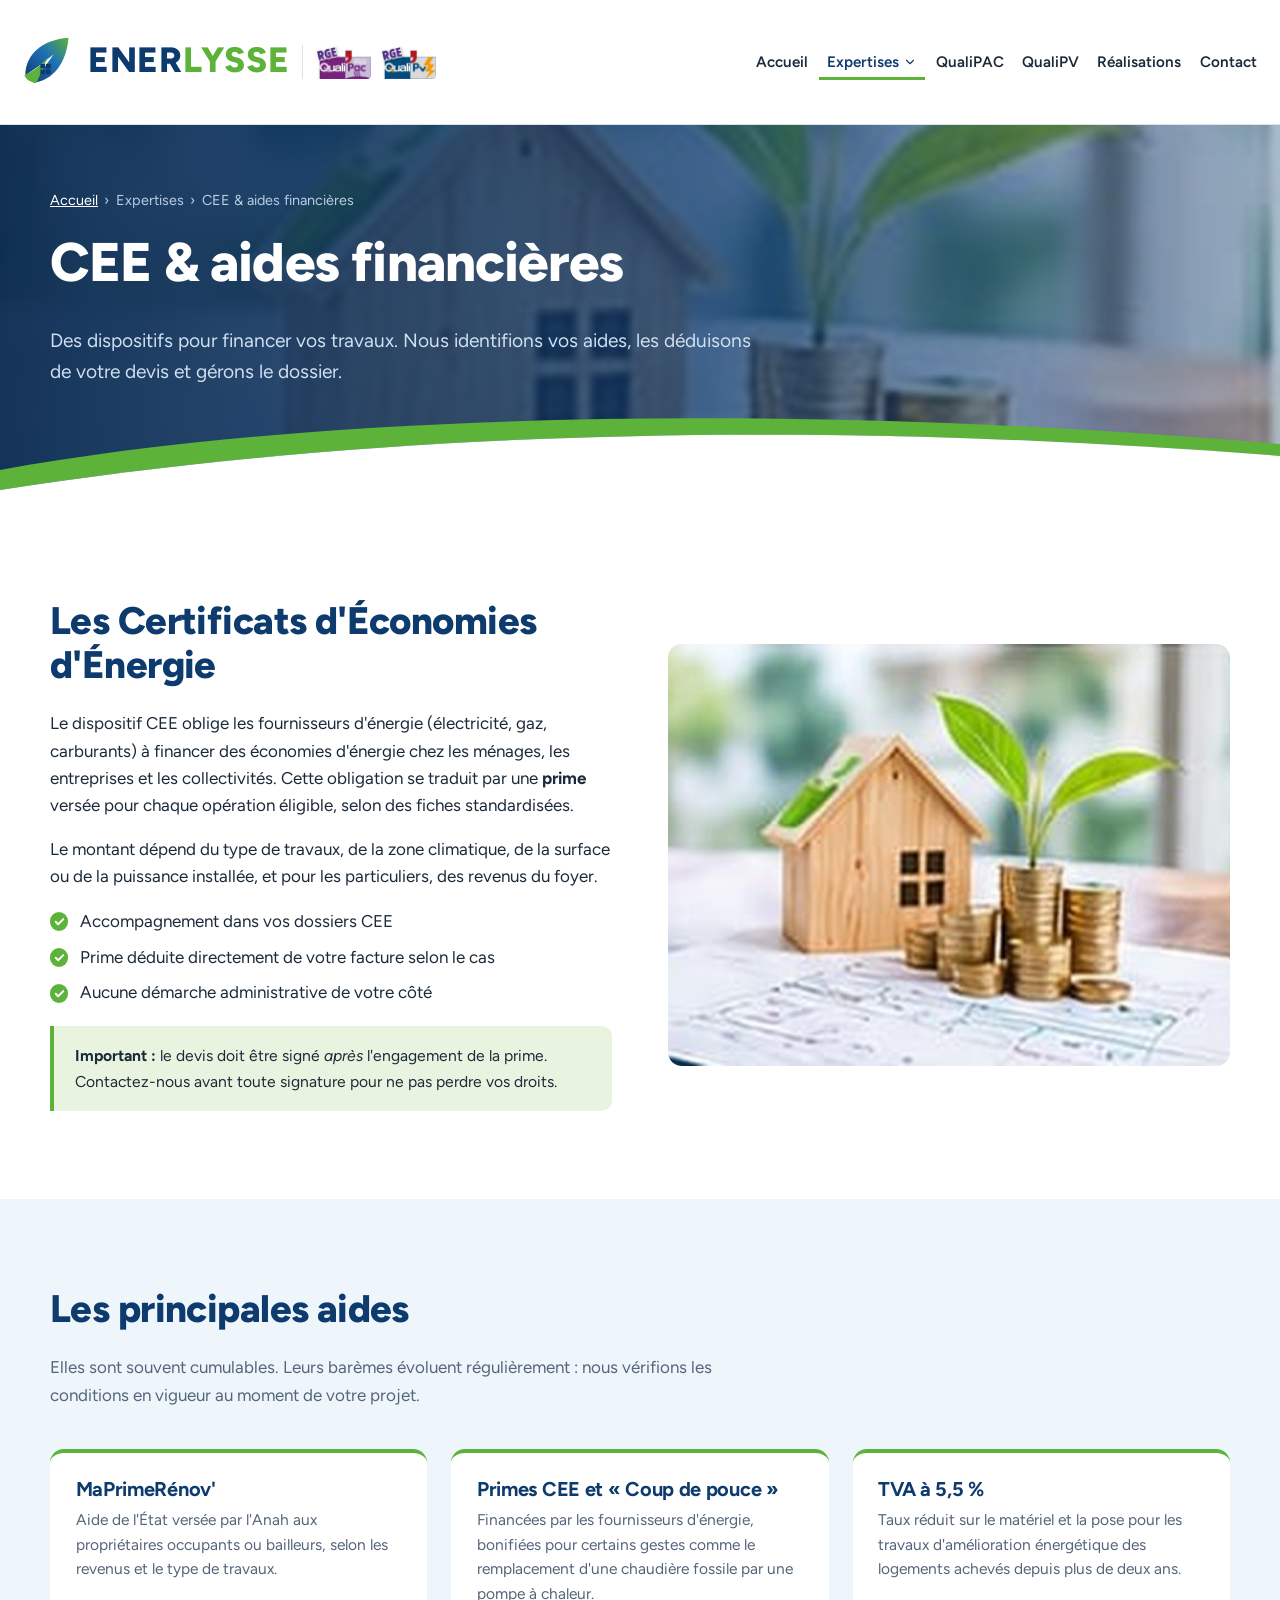
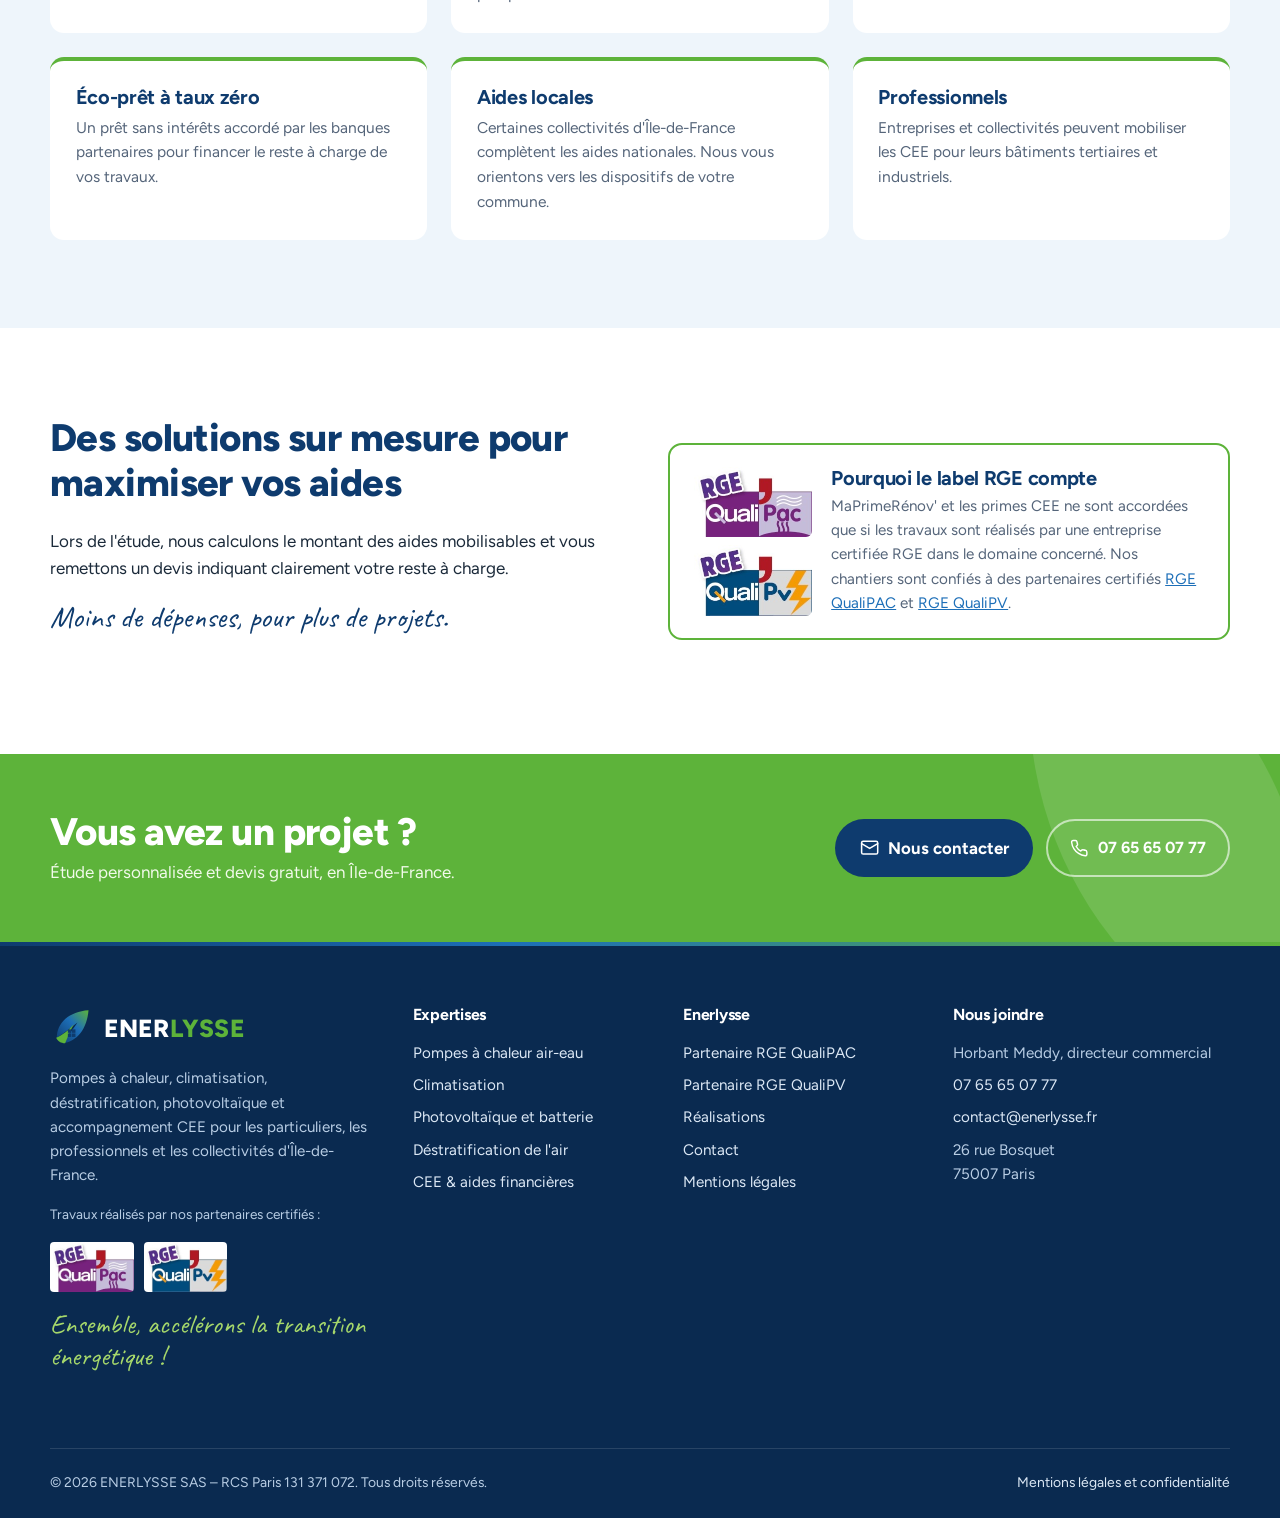
<file: cee-aides.html>
<!DOCTYPE html>
<html lang="fr">
<head>
<meta charset="utf-8">
<meta name="viewport" content="width=device-width, initial-scale=1">
<title>CEE, MaPrimeRénov' et aides à la rénovation énergétique | Enerlysse</title>
<meta name="description" content="Primes CEE, MaPrimeRénov', TVA réduite, éco-PTZ : Enerlysse identifie vos aides et monte vos dossiers pour vos travaux de pompe à chaleur, climatisation et déstratification.">
<meta property="og:title" content="CEE, MaPrimeRénov' et aides à la rénovation énergétique | Enerlysse">
<meta property="og:description" content="Primes CEE, MaPrimeRénov', TVA réduite, éco-PTZ : Enerlysse identifie vos aides et monte vos dossiers pour vos travaux de pompe à chaleur, climatisation et déstratification.">
<meta property="og:type" content="website">
<meta property="og:locale" content="fr_FR">
<meta name="theme-color" content="#0E3B6E">
<link rel="icon" href="assets/img/favicon.svg" type="image/svg+xml">
<link rel="preconnect" href="https://fonts.googleapis.com">
<link rel="preconnect" href="https://fonts.gstatic.com" crossorigin>
<link href="https://fonts.googleapis.com/css2?family=Caveat:wght@600&family=Figtree:wght@400;500;600;700;800&display=swap" rel="stylesheet">
<link rel="stylesheet" href="assets/css/style.css?v=2026100805">
</head>
<body>
<a class="skip-link" href="#contenu">Aller au contenu</a>
<header class="site-header">
  <div class="wrap header-inner">
    <a class="brand" href="index.html" aria-label="Enerlysse, retour à l'accueil">
      <img src="assets/img/logo.svg" alt="" width="44" height="44">
      <span><span class="brand-name">ENER<span>LYSSE</span></span><span class="brand-tag">Énergies d'aujourd'hui pour un avenir durable</span></span>
    </a>
    <div class="header-rge" aria-label="Nos partenaires installateurs certifiés RGE">
      <span class="header-rge-label">Partenaires<br>certifiés</span>
      <a href="qualipac.html" title="Partenaire certifié RGE QualiPAC"><img src="assets/img/rge-qualipac.jpg" alt="RGE QualiPAC" width="67" height="40"></a>
      <a href="qualipv.html" title="Partenaire certifié RGE QualiPV"><img src="assets/img/rge-qualipv.jpg" alt="RGE QualiPV" width="67" height="40"></a>
    </div>
    <nav class="main-nav" id="main-nav" aria-label="Navigation principale">
      <ul>
        <li><a href="index.html">Accueil</a></li><li class="has-sub is-current"><button type="button" aria-expanded="false" aria-controls="sub-expertises">Expertises <svg class="chev" viewBox="0 0 24 24" fill="none" stroke="currentColor" stroke-width="1.9" stroke-linecap="round" stroke-linejoin="round" aria-hidden="true"><path d="m6 9 6 6 6-6"/></svg></button><ul class="submenu" id="sub-expertises"><li><a href="pompes-a-chaleur.html">Pompes à chaleur<small>Chauffage et eau chaude</small></a></li><li><a href="climatisation.html">Climatisation<small>Réversible, murale, cassette, gainable</small></a></li><li><a href="photovoltaique.html">Photovoltaïque<small>Production, autoconsommation, batterie</small></a></li><li><a href="destratification.html">Déstratification de l'air<small>Grands volumes, entrepôts, gymnases</small></a></li><li><a href="cee-aides.html" aria-current="page">CEE & aides financières<small>MaPrimeRénov', primes CEE</small></a></li></ul></li><li><a href="qualipac.html">QualiPAC</a></li><li><a href="qualipv.html">QualiPV</a></li><li><a href="realisations.html">Réalisations</a></li><li><a href="contact.html">Contact</a></li>
      </ul>
      <div class="nav-mobile-cta"><a class="btn btn-green" href="tel:+33765650777"><svg viewBox="0 0 24 24" fill="none" stroke="currentColor" stroke-width="1.9" stroke-linecap="round" stroke-linejoin="round" aria-hidden="true"><path d="M22 16.9v3a2 2 0 0 1-2.2 2 19.8 19.8 0 0 1-8.6-3.1 19.5 19.5 0 0 1-6-6A19.8 19.8 0 0 1 2.1 4.2 2 2 0 0 1 4.1 2h3a2 2 0 0 1 2 1.7c.1.9.4 1.8.7 2.7a2 2 0 0 1-.5 2.1L8 9.8a16 16 0 0 0 6 6l1.3-1.3a2 2 0 0 1 2.1-.4c.9.3 1.8.6 2.7.7a2 2 0 0 1 1.7 2Z"/></svg> 07 65 65 07 77</a></div>
    </nav>
    <a class="header-phone" href="tel:+33765650777"><svg viewBox="0 0 24 24" fill="none" stroke="currentColor" stroke-width="1.9" stroke-linecap="round" stroke-linejoin="round" aria-hidden="true"><path d="M22 16.9v3a2 2 0 0 1-2.2 2 19.8 19.8 0 0 1-8.6-3.1 19.5 19.5 0 0 1-6-6A19.8 19.8 0 0 1 2.1 4.2 2 2 0 0 1 4.1 2h3a2 2 0 0 1 2 1.7c.1.9.4 1.8.7 2.7a2 2 0 0 1-.5 2.1L8 9.8a16 16 0 0 0 6 6l1.3-1.3a2 2 0 0 1 2.1-.4c.9.3 1.8.6 2.7.7a2 2 0 0 1 1.7 2Z"/></svg> 07 65 65 07 77</a>
    <button class="nav-toggle" type="button" aria-expanded="false" aria-controls="main-nav" aria-label="Ouvrir le menu"><svg viewBox="0 0 24 24" fill="none" stroke="currentColor" stroke-width="1.9" stroke-linecap="round" stroke-linejoin="round" aria-hidden="true"><path d="M4 6h16M4 12h16M4 18h16"/></svg></button>
  </div>
</header>
<main id="contenu">
<section class="page-hero has-img" style="background-image:url('https://images.unsplash.com/photo-1709080381729-965c62ab0471?auto=format&amp;fit=crop&amp;w=2000&amp;q=80'),url(assets/img/cee-maison.jpg)">
  <div class="wrap">
    <nav class="breadcrumb" aria-label="Fil d'Ariane"><a href="index.html">Accueil</a><span aria-hidden="true">›</span>Expertises<span aria-hidden="true">›</span>CEE & aides financières</nav>
    <h1>CEE & aides financières</h1>
    <p class="lead">Des dispositifs pour financer vos travaux. Nous identifions vos aides, les déduisons de votre devis et gérons le dossier.</p>
  </div>
  <svg class="hero-swoosh" viewBox="0 0 1440 120" preserveAspectRatio="none" aria-hidden="true">
    <path d="M0 78 C 360 20, 900 10, 1440 52 L1440 64 C 900 26, 420 40, 0 98 Z" fill="#5DB33A"/>
    <path d="M0 98 C 420 40, 900 26, 1440 64 L1440 120 L0 120 Z" fill="#fff"/>
  </svg>
</section>
<section class="section">
  <div class="wrap split">
    <div>
      <h2>Les Certificats d'Économies d'Énergie</h2>
      <p>Le dispositif CEE oblige les fournisseurs d'énergie (électricité, gaz, carburants) à financer des économies d'énergie chez les ménages, les entreprises et les collectivités. Cette obligation se traduit par une <strong>prime</strong> versée pour chaque opération éligible, selon des fiches standardisées.</p>
      <p>Le montant dépend du type de travaux, de la zone climatique, de la surface ou de la puissance installée, et pour les particuliers, des revenus du foyer.</p>
      <ul class="checks">
        <li>Accompagnement dans vos dossiers CEE</li>
        <li>Prime déduite directement de votre facture selon le cas</li>
        <li>Aucune démarche administrative de votre côté</li>
      </ul>
      <div class="note"><strong>Important :</strong> le devis doit être signé <em>après</em> l'engagement de la prime. Contactez-nous avant toute signature pour ne pas perdre vos droits.</div>
    </div>
    <div class="photo"><img src="https://images.unsplash.com/photo-1709080381729-965c62ab0471?auto=format&amp;fit=crop&amp;w=1200&amp;q=80" onerror="this.onerror=null;this.src='assets/img/cee-maison.jpg'" alt="Maquette de maison et pièces de monnaie symbolisant les économies" width="426" height="300"></div>
  </div>
</section>

<section class="section section-sky">
  <div class="wrap">
    <div class="section-head"><h2>Les principales aides</h2><p>Elles sont souvent cumulables. Leurs barèmes évoluent régulièrement : nous vérifions les conditions en vigueur au moment de votre projet.</p></div>
    <div class="aid-grid">
      <div class="aid"><h3>MaPrimeRénov'</h3><p>Aide de l'État versée par l'Anah aux propriétaires occupants ou bailleurs, selon les revenus et le type de travaux.</p></div>
      <div class="aid"><h3>Primes CEE et « Coup de pouce »</h3><p>Financées par les fournisseurs d'énergie, bonifiées pour certains gestes comme le remplacement d'une chaudière fossile par une pompe à chaleur.</p></div>
      <div class="aid"><h3>TVA à 5,5 %</h3><p>Taux réduit sur le matériel et la pose pour les travaux d'amélioration énergétique des logements achevés depuis plus de deux ans.</p></div>
      <div class="aid"><h3>Éco-prêt à taux zéro</h3><p>Un prêt sans intérêts accordé par les banques partenaires pour financer le reste à charge de vos travaux.</p></div>
      <div class="aid"><h3>Aides locales</h3><p>Certaines collectivités d'Île-de-France complètent les aides nationales. Nous vous orientons vers les dispositifs de votre commune.</p></div>
      <div class="aid"><h3>Professionnels</h3><p>Entreprises et collectivités peuvent mobiliser les CEE pour leurs bâtiments tertiaires et industriels.</p></div>
    </div>
  </div>
</section>

<section class="section">
  <div class="wrap split reverse">
    <div class="cert-card"><div class="cert-logos"><a href="qualipac.html"><img src="assets/img/rge-qualipac.jpg" alt="RGE QualiPAC" width="118" height="70"></a><a href="qualipv.html"><img src="assets/img/rge-qualipv.jpg" alt="RGE QualiPV" width="118" height="70"></a></div><div><h3>Pourquoi le label RGE compte</h3><p>MaPrimeRénov' et les primes CEE ne sont accordées que si les travaux sont réalisés par une entreprise certifiée RGE dans le domaine concerné. Nos chantiers sont confiés à des partenaires certifiés <a href="qualipac.html">RGE QualiPAC</a> et <a href="qualipv.html">RGE QualiPV</a>.</p></div></div>
    <div>
      <h2>Des solutions sur mesure pour maximiser vos aides</h2>
      <p>Lors de l'étude, nous calculons le montant des aides mobilisables et vous remettons un devis indiquant clairement votre reste à charge.</p>
      <p class="script">Moins de dépenses, pour plus de projets.</p>
    </div>
  </div>
</section>

<section class="cta-band">
  <div class="wrap cta-inner">
    <div>
      <h2>Vous avez un projet&nbsp;?</h2>
      <p>Étude personnalisée et devis gratuit, en Île-de-France.</p>
    </div>
    <div style="display:flex;gap:.8rem;flex-wrap:wrap">
      <a class="btn btn-navy" href="contact.html"><svg viewBox="0 0 24 24" fill="none" stroke="currentColor" stroke-width="1.9" stroke-linecap="round" stroke-linejoin="round" aria-hidden="true"><rect x="2" y="4" width="20" height="16" rx="2"/><path d="m22 7-10 6L2 7"/></svg> Nous contacter</a>
      <a class="btn btn-ghost" href="tel:+33765650777"><svg viewBox="0 0 24 24" fill="none" stroke="currentColor" stroke-width="1.9" stroke-linecap="round" stroke-linejoin="round" aria-hidden="true"><path d="M22 16.9v3a2 2 0 0 1-2.2 2 19.8 19.8 0 0 1-8.6-3.1 19.5 19.5 0 0 1-6-6A19.8 19.8 0 0 1 2.1 4.2 2 2 0 0 1 4.1 2h3a2 2 0 0 1 2 1.7c.1.9.4 1.8.7 2.7a2 2 0 0 1-.5 2.1L8 9.8a16 16 0 0 0 6 6l1.3-1.3a2 2 0 0 1 2.1-.4c.9.3 1.8.6 2.7.7a2 2 0 0 1 1.7 2Z"/></svg> 07 65 65 07 77</a>
    </div>
  </div>
</section>
</main>
<footer class="site-footer">
  <div class="wrap">
    <div class="footer-grid">
      <div>
        <a class="brand" href="index.html"><img src="assets/img/logo.svg" alt="" width="40" height="40"><span class="brand-name">ENER<span>LYSSE</span></span></a>
        <p style="margin-top:1rem">Pompes à chaleur, climatisation, déstratification, photovoltaïque et accompagnement CEE pour les particuliers, les professionnels et les collectivités d'Île-de-France.</p>
        <p class="footer-rge-note">Travaux réalisés par nos partenaires certifiés :</p><div class="footer-certs"><a href="qualipac.html"><img src="assets/img/rge-qualipac.jpg" alt="RGE QualiPAC" width="84" height="50"></a><a href="qualipv.html"><img src="assets/img/rge-qualipv.jpg" alt="RGE QualiPV" width="84" height="50"></a></div>
        <p class="script">Ensemble, accélérons la transition énergétique&nbsp;!</p>
      </div>
      <div>
        <h3>Expertises</h3>
        <ul>
          <li><a href="pompes-a-chaleur.html">Pompes à chaleur air-eau</a></li>
          <li><a href="climatisation.html">Climatisation</a></li>
          <li><a href="photovoltaique.html">Photovoltaïque et batterie</a></li>
          <li><a href="destratification.html">Déstratification de l'air</a></li>
          <li><a href="cee-aides.html">CEE & aides financières</a></li>
        </ul>
      </div>
      <div>
        <h3>Enerlysse</h3>
        <ul>
          <li><a href="qualipac.html">Partenaire RGE QualiPAC</a></li>
          <li><a href="qualipv.html">Partenaire RGE QualiPV</a></li>
          <li><a href="realisations.html">Réalisations</a></li>
          <li><a href="contact.html">Contact</a></li>
          <li><a href="mentions-legales.html">Mentions légales</a></li>
        </ul>
      </div>
      <div>
        <h3>Nous joindre</h3>
        <ul>
          <li>Horbant Meddy, directeur commercial</li>
          <li><a href="tel:+33765650777">07 65 65 07 77</a></li>
          <li><a href="mailto:contact@enerlysse.fr">contact@enerlysse.fr</a></li>
          <li>26 rue Bosquet<br>75007 Paris</li>
        </ul>
      </div>
    </div>
    <div class="footer-bottom">
      <span>© <span id="year">2026</span> ENERLYSSE SAS – RCS Paris 131 371 072. Tous droits réservés.</span>
      <a href="mentions-legales.html">Mentions légales et confidentialité</a>
    </div>
  </div>
</footer>
<script src="assets/js/main.js?v=2026100801"></script>
</body>
</html>
</file>
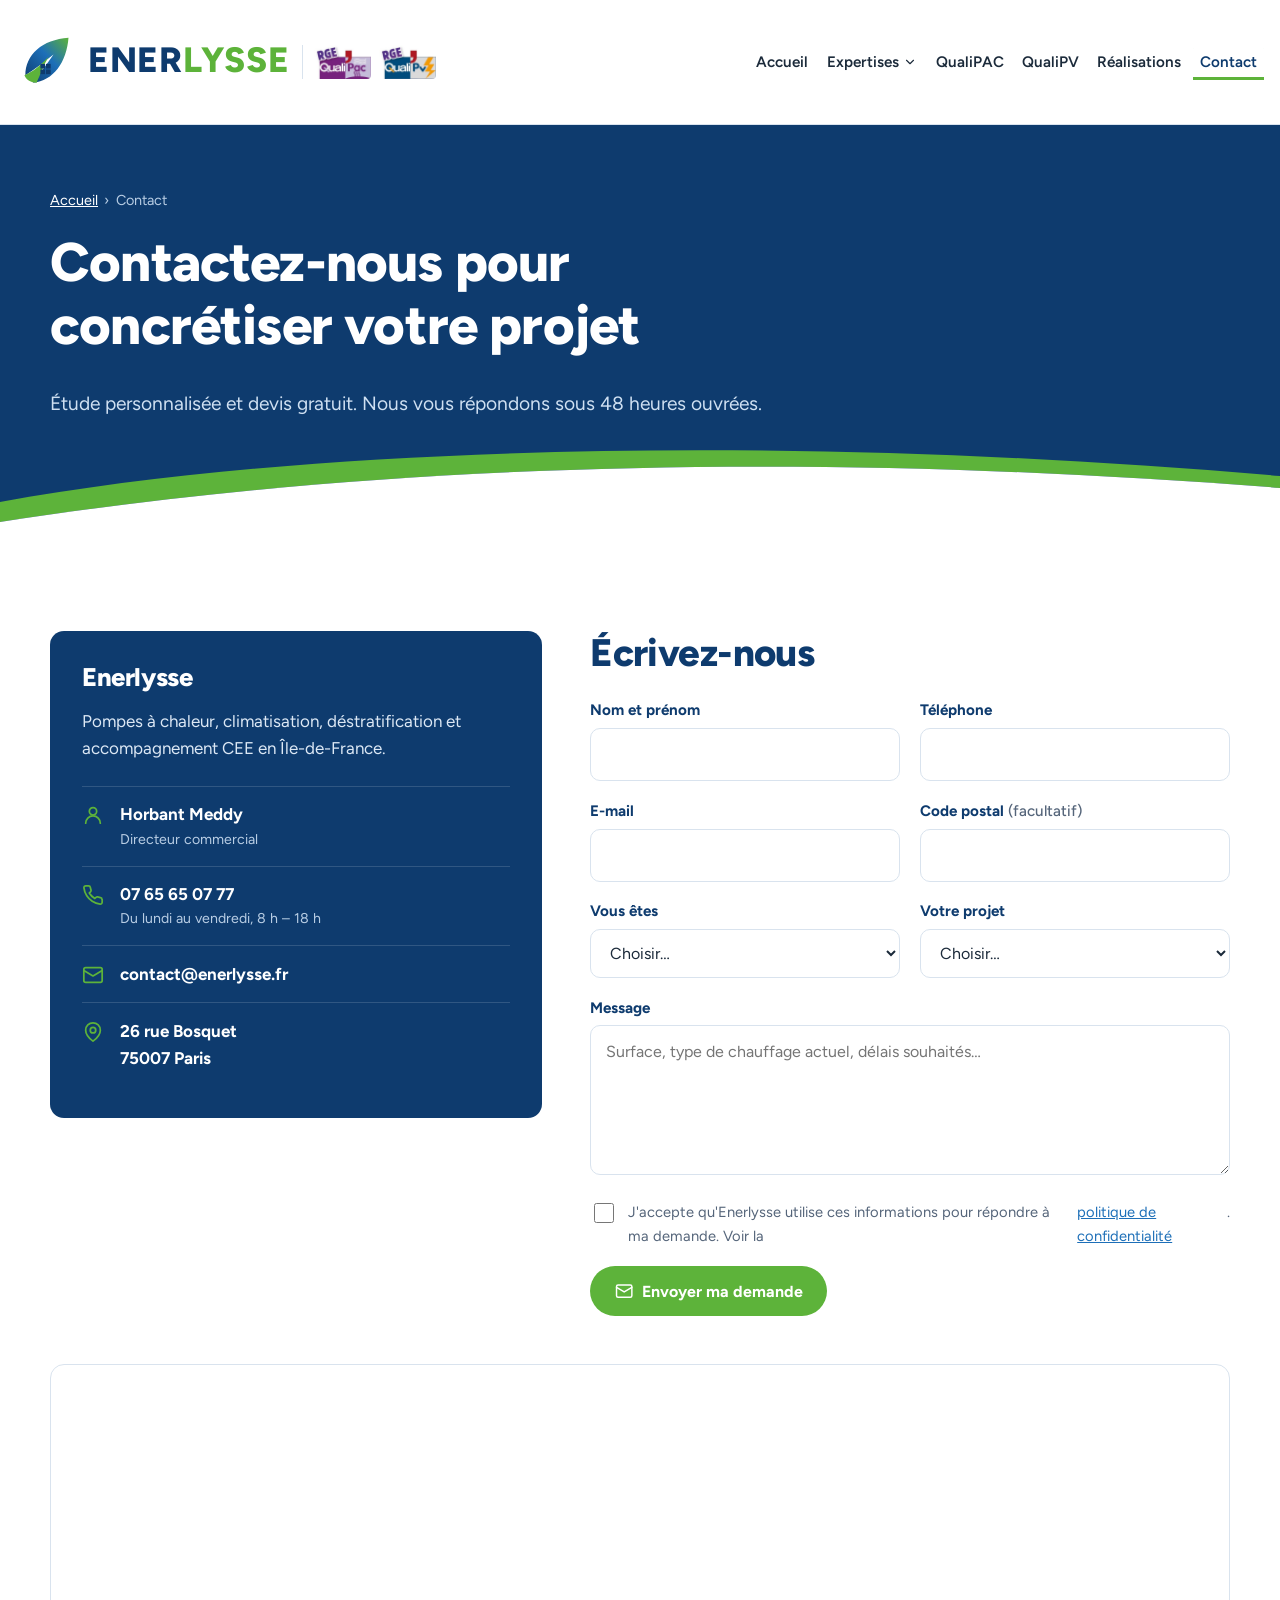
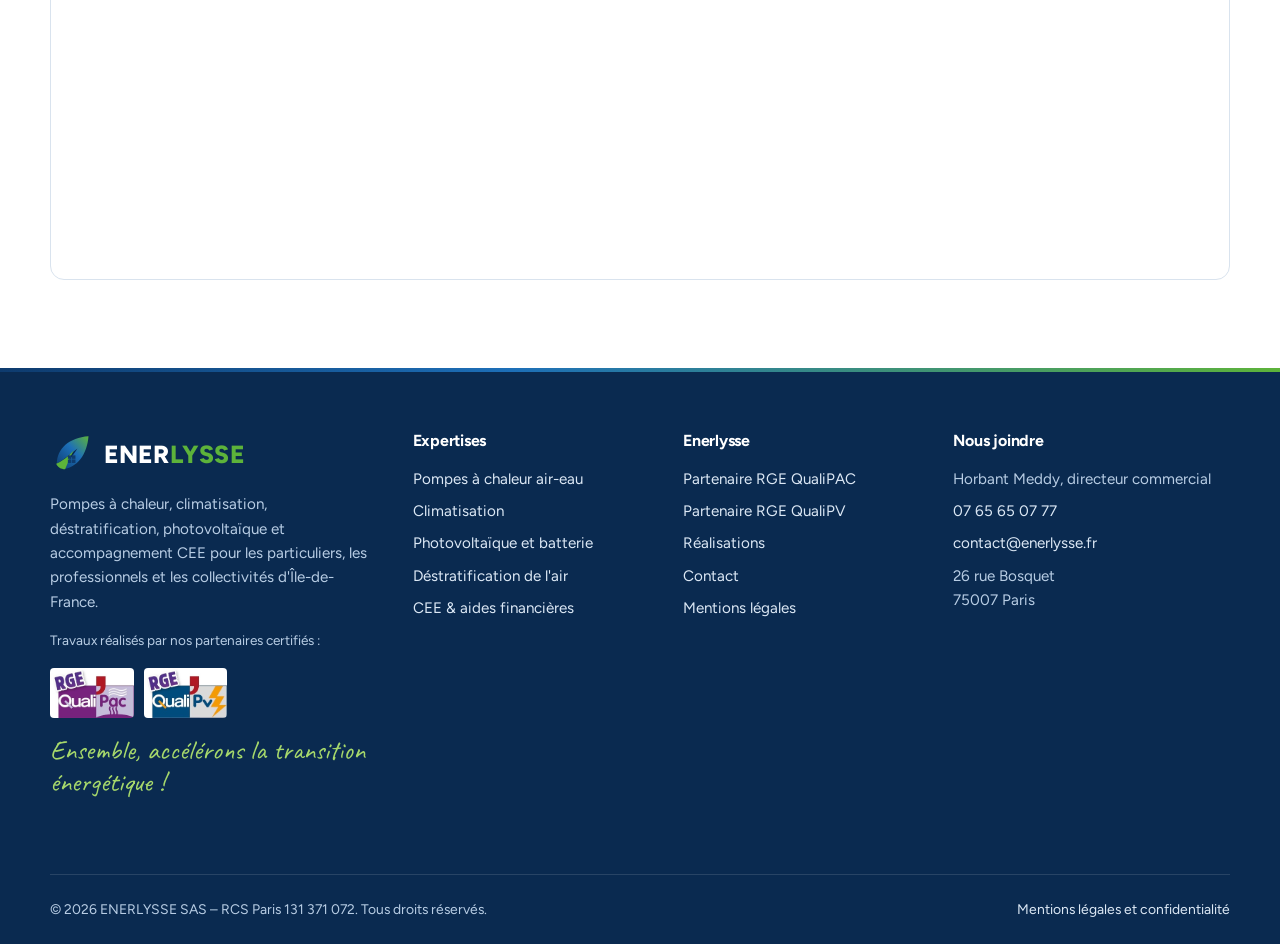
<file: contact.html>
<!DOCTYPE html>
<html lang="fr">
<head>
<meta charset="utf-8">
<meta name="viewport" content="width=device-width, initial-scale=1">
<title>Contact | Enerlysse, Paris</title>
<meta name="description" content="Contactez Enerlysse à Paris pour une étude personnalisée et un devis gratuit : 07 65 65 07 77, contact@enerlysse.fr.">
<meta property="og:title" content="Contact | Enerlysse, Paris">
<meta property="og:description" content="Contactez Enerlysse à Paris pour une étude personnalisée et un devis gratuit : 07 65 65 07 77, contact@enerlysse.fr.">
<meta property="og:type" content="website">
<meta property="og:locale" content="fr_FR">
<meta name="theme-color" content="#0E3B6E">
<link rel="icon" href="assets/img/favicon.svg" type="image/svg+xml">
<link rel="preconnect" href="https://fonts.googleapis.com">
<link rel="preconnect" href="https://fonts.gstatic.com" crossorigin>
<link href="https://fonts.googleapis.com/css2?family=Caveat:wght@600&family=Figtree:wght@400;500;600;700;800&display=swap" rel="stylesheet">
<link rel="stylesheet" href="assets/css/style.css?v=2026100805">
</head>
<body>
<a class="skip-link" href="#contenu">Aller au contenu</a>
<header class="site-header">
  <div class="wrap header-inner">
    <a class="brand" href="index.html" aria-label="Enerlysse, retour à l'accueil">
      <img src="assets/img/logo.svg" alt="" width="44" height="44">
      <span><span class="brand-name">ENER<span>LYSSE</span></span><span class="brand-tag">Énergies d'aujourd'hui pour un avenir durable</span></span>
    </a>
    <div class="header-rge" aria-label="Nos partenaires installateurs certifiés RGE">
      <span class="header-rge-label">Partenaires<br>certifiés</span>
      <a href="qualipac.html" title="Partenaire certifié RGE QualiPAC"><img src="assets/img/rge-qualipac.jpg" alt="RGE QualiPAC" width="67" height="40"></a>
      <a href="qualipv.html" title="Partenaire certifié RGE QualiPV"><img src="assets/img/rge-qualipv.jpg" alt="RGE QualiPV" width="67" height="40"></a>
    </div>
    <nav class="main-nav" id="main-nav" aria-label="Navigation principale">
      <ul>
        <li><a href="index.html">Accueil</a></li><li class="has-sub"><button type="button" aria-expanded="false" aria-controls="sub-expertises">Expertises <svg class="chev" viewBox="0 0 24 24" fill="none" stroke="currentColor" stroke-width="1.9" stroke-linecap="round" stroke-linejoin="round" aria-hidden="true"><path d="m6 9 6 6 6-6"/></svg></button><ul class="submenu" id="sub-expertises"><li><a href="pompes-a-chaleur.html">Pompes à chaleur<small>Chauffage et eau chaude</small></a></li><li><a href="climatisation.html">Climatisation<small>Réversible, murale, cassette, gainable</small></a></li><li><a href="photovoltaique.html">Photovoltaïque<small>Production, autoconsommation, batterie</small></a></li><li><a href="destratification.html">Déstratification de l'air<small>Grands volumes, entrepôts, gymnases</small></a></li><li><a href="cee-aides.html">CEE & aides financières<small>MaPrimeRénov', primes CEE</small></a></li></ul></li><li><a href="qualipac.html">QualiPAC</a></li><li><a href="qualipv.html">QualiPV</a></li><li><a href="realisations.html">Réalisations</a></li><li><a href="contact.html" aria-current="page">Contact</a></li>
      </ul>
      <div class="nav-mobile-cta"><a class="btn btn-green" href="tel:+33765650777"><svg viewBox="0 0 24 24" fill="none" stroke="currentColor" stroke-width="1.9" stroke-linecap="round" stroke-linejoin="round" aria-hidden="true"><path d="M22 16.9v3a2 2 0 0 1-2.2 2 19.8 19.8 0 0 1-8.6-3.1 19.5 19.5 0 0 1-6-6A19.8 19.8 0 0 1 2.1 4.2 2 2 0 0 1 4.1 2h3a2 2 0 0 1 2 1.7c.1.9.4 1.8.7 2.7a2 2 0 0 1-.5 2.1L8 9.8a16 16 0 0 0 6 6l1.3-1.3a2 2 0 0 1 2.1-.4c.9.3 1.8.6 2.7.7a2 2 0 0 1 1.7 2Z"/></svg> 07 65 65 07 77</a></div>
    </nav>
    <a class="header-phone" href="tel:+33765650777"><svg viewBox="0 0 24 24" fill="none" stroke="currentColor" stroke-width="1.9" stroke-linecap="round" stroke-linejoin="round" aria-hidden="true"><path d="M22 16.9v3a2 2 0 0 1-2.2 2 19.8 19.8 0 0 1-8.6-3.1 19.5 19.5 0 0 1-6-6A19.8 19.8 0 0 1 2.1 4.2 2 2 0 0 1 4.1 2h3a2 2 0 0 1 2 1.7c.1.9.4 1.8.7 2.7a2 2 0 0 1-.5 2.1L8 9.8a16 16 0 0 0 6 6l1.3-1.3a2 2 0 0 1 2.1-.4c.9.3 1.8.6 2.7.7a2 2 0 0 1 1.7 2Z"/></svg> 07 65 65 07 77</a>
    <button class="nav-toggle" type="button" aria-expanded="false" aria-controls="main-nav" aria-label="Ouvrir le menu"><svg viewBox="0 0 24 24" fill="none" stroke="currentColor" stroke-width="1.9" stroke-linecap="round" stroke-linejoin="round" aria-hidden="true"><path d="M4 6h16M4 12h16M4 18h16"/></svg></button>
  </div>
</header>
<main id="contenu">
<section class="page-hero">
  <div class="wrap">
    <nav class="breadcrumb" aria-label="Fil d'Ariane"><a href="index.html">Accueil</a><span aria-hidden="true">›</span>Contact</nav>
    <h1>Contactez-nous pour concrétiser votre projet</h1>
    <p class="lead">Étude personnalisée et devis gratuit. Nous vous répondons sous 48 heures ouvrées.</p>
  </div>
  <svg class="hero-swoosh" viewBox="0 0 1440 120" preserveAspectRatio="none" aria-hidden="true">
    <path d="M0 78 C 360 20, 900 10, 1440 52 L1440 64 C 900 26, 420 40, 0 98 Z" fill="#5DB33A"/>
    <path d="M0 98 C 420 40, 900 26, 1440 64 L1440 120 L0 120 Z" fill="#fff"/>
  </svg>
</section>
<section class="section">
  <div class="wrap contact-grid">
    <aside class="contact-card">
      <h2>Enerlysse</h2>
      <p>Pompes à chaleur, climatisation, déstratification et accompagnement CEE en Île-de-France.</p>
      <ul class="contact-list">
        <li><svg viewBox="0 0 24 24" fill="none" stroke="currentColor" stroke-width="1.9" stroke-linecap="round" stroke-linejoin="round" aria-hidden="true"><circle cx="12" cy="8" r="4"/><path d="M4 21a8 8 0 0 1 16 0"/></svg><div><strong style="color:#fff">Horbant Meddy</strong><small>Directeur commercial</small></div></li>
        <li><svg viewBox="0 0 24 24" fill="none" stroke="currentColor" stroke-width="1.9" stroke-linecap="round" stroke-linejoin="round" aria-hidden="true"><path d="M22 16.9v3a2 2 0 0 1-2.2 2 19.8 19.8 0 0 1-8.6-3.1 19.5 19.5 0 0 1-6-6A19.8 19.8 0 0 1 2.1 4.2 2 2 0 0 1 4.1 2h3a2 2 0 0 1 2 1.7c.1.9.4 1.8.7 2.7a2 2 0 0 1-.5 2.1L8 9.8a16 16 0 0 0 6 6l1.3-1.3a2 2 0 0 1 2.1-.4c.9.3 1.8.6 2.7.7a2 2 0 0 1 1.7 2Z"/></svg><div><a href="tel:+33765650777">07 65 65 07 77</a><small>Du lundi au vendredi, 8 h – 18 h</small></div></li>
        <li><svg viewBox="0 0 24 24" fill="none" stroke="currentColor" stroke-width="1.9" stroke-linecap="round" stroke-linejoin="round" aria-hidden="true"><rect x="2" y="4" width="20" height="16" rx="2"/><path d="m22 7-10 6L2 7"/></svg><div><a href="mailto:contact@enerlysse.fr">contact@enerlysse.fr</a></div></li>
        <li><svg viewBox="0 0 24 24" fill="none" stroke="currentColor" stroke-width="1.9" stroke-linecap="round" stroke-linejoin="round" aria-hidden="true"><path d="M20 10c0 6-8 12-8 12S4 16 4 10a8 8 0 0 1 16 0Z"/><circle cx="12" cy="10" r="3"/></svg><div><span style="color:#fff;font-weight:700">26 rue Bosquet<br>75007 Paris</span></div></li>
      </ul>
    </aside>

    <div>
      <h2>Écrivez-nous</h2>
      <!-- Pour recevoir les messages sans messagerie client : créez un formulaire sur formspree.io
           et remplacez VOTRE_ID ci-dessous. Sinon, le site ouvre la messagerie de l'internaute. -->
      <form id="contact-form" class="form" action="https://formspree.io/f/VOTRE_ID" method="post" novalidate>
        <div class="field"><label for="nom">Nom et prénom</label><input id="nom" name="nom" autocomplete="name" required><p class="err">Indiquez votre nom.</p></div>
        <div class="field"><label for="telephone">Téléphone</label><input id="telephone" name="telephone" type="tel" autocomplete="tel" pattern="[0-9 +().-]{10,}" required><p class="err">Indiquez un numéro à 10 chiffres.</p></div>
        <div class="field"><label for="email">E-mail</label><input id="email" name="email" type="email" autocomplete="email" required><p class="err">Indiquez une adresse e-mail valide, par exemple nom@domaine.fr.</p></div>
        <div class="field"><label for="cp">Code postal <span class="opt">(facultatif)</span></label><input id="cp" name="cp" inputmode="numeric" autocomplete="postal-code" pattern="[0-9]{5}"><p class="err">Le code postal compte 5 chiffres.</p></div>
        <div class="field"><label for="profil">Vous êtes</label>
          <select id="profil" name="profil" required><option value="">Choisir…</option><option>Particulier</option><option>Professionnel</option><option>Collectivité</option></select><p class="err">Choisissez une option.</p></div>
        <div class="field"><label for="projet">Votre projet</label>
          <select id="projet" name="projet" required><option value="">Choisir…</option><option>Pompe à chaleur</option><option>Climatisation</option><option>Photovoltaïque</option><option>Déstratification</option><option>CEE et aides</option><option>Autre</option></select><p class="err">Choisissez un projet.</p></div>
        <div class="field full"><label for="message">Message</label><textarea id="message" name="message" required placeholder="Surface, type de chauffage actuel, délais souhaités…"></textarea><p class="err">Décrivez votre projet en quelques mots.</p></div>
        <label class="consent full"><input type="checkbox" name="rgpd" required> J'accepte qu'Enerlysse utilise ces informations pour répondre à ma demande. Voir la <a href="mentions-legales.html#donnees">politique de confidentialité</a>.</label>
        <div class="full"><button class="btn btn-green" type="submit"><svg viewBox="0 0 24 24" fill="none" stroke="currentColor" stroke-width="1.9" stroke-linecap="round" stroke-linejoin="round" aria-hidden="true"><rect x="2" y="4" width="20" height="16" rx="2"/><path d="m22 7-10 6L2 7"/></svg> Envoyer ma demande</button></div>
        <p class="form-status" role="status" aria-live="polite"></p>
      </form>
    </div>
  </div>
  <div class="wrap">
    <div class="map-frame">
      <iframe title="Plan d'accès Enerlysse, Paris 7ᵉ" loading="lazy" referrerpolicy="no-referrer-when-downgrade"
        src="https://www.google.com/maps?q=26%20rue%20Bosquet%2075007%20Paris&output=embed"></iframe>
    </div>
  </div>
</section>
</main>
<footer class="site-footer">
  <div class="wrap">
    <div class="footer-grid">
      <div>
        <a class="brand" href="index.html"><img src="assets/img/logo.svg" alt="" width="40" height="40"><span class="brand-name">ENER<span>LYSSE</span></span></a>
        <p style="margin-top:1rem">Pompes à chaleur, climatisation, déstratification, photovoltaïque et accompagnement CEE pour les particuliers, les professionnels et les collectivités d'Île-de-France.</p>
        <p class="footer-rge-note">Travaux réalisés par nos partenaires certifiés :</p><div class="footer-certs"><a href="qualipac.html"><img src="assets/img/rge-qualipac.jpg" alt="RGE QualiPAC" width="84" height="50"></a><a href="qualipv.html"><img src="assets/img/rge-qualipv.jpg" alt="RGE QualiPV" width="84" height="50"></a></div>
        <p class="script">Ensemble, accélérons la transition énergétique&nbsp;!</p>
      </div>
      <div>
        <h3>Expertises</h3>
        <ul>
          <li><a href="pompes-a-chaleur.html">Pompes à chaleur air-eau</a></li>
          <li><a href="climatisation.html">Climatisation</a></li>
          <li><a href="photovoltaique.html">Photovoltaïque et batterie</a></li>
          <li><a href="destratification.html">Déstratification de l'air</a></li>
          <li><a href="cee-aides.html">CEE & aides financières</a></li>
        </ul>
      </div>
      <div>
        <h3>Enerlysse</h3>
        <ul>
          <li><a href="qualipac.html">Partenaire RGE QualiPAC</a></li>
          <li><a href="qualipv.html">Partenaire RGE QualiPV</a></li>
          <li><a href="realisations.html">Réalisations</a></li>
          <li><a href="contact.html">Contact</a></li>
          <li><a href="mentions-legales.html">Mentions légales</a></li>
        </ul>
      </div>
      <div>
        <h3>Nous joindre</h3>
        <ul>
          <li>Horbant Meddy, directeur commercial</li>
          <li><a href="tel:+33765650777">07 65 65 07 77</a></li>
          <li><a href="mailto:contact@enerlysse.fr">contact@enerlysse.fr</a></li>
          <li>26 rue Bosquet<br>75007 Paris</li>
        </ul>
      </div>
    </div>
    <div class="footer-bottom">
      <span>© <span id="year">2026</span> ENERLYSSE SAS – RCS Paris 131 371 072. Tous droits réservés.</span>
      <a href="mentions-legales.html">Mentions légales et confidentialité</a>
    </div>
  </div>
</footer>
<script src="assets/js/main.js?v=2026100801"></script>
</body>
</html>
</file>
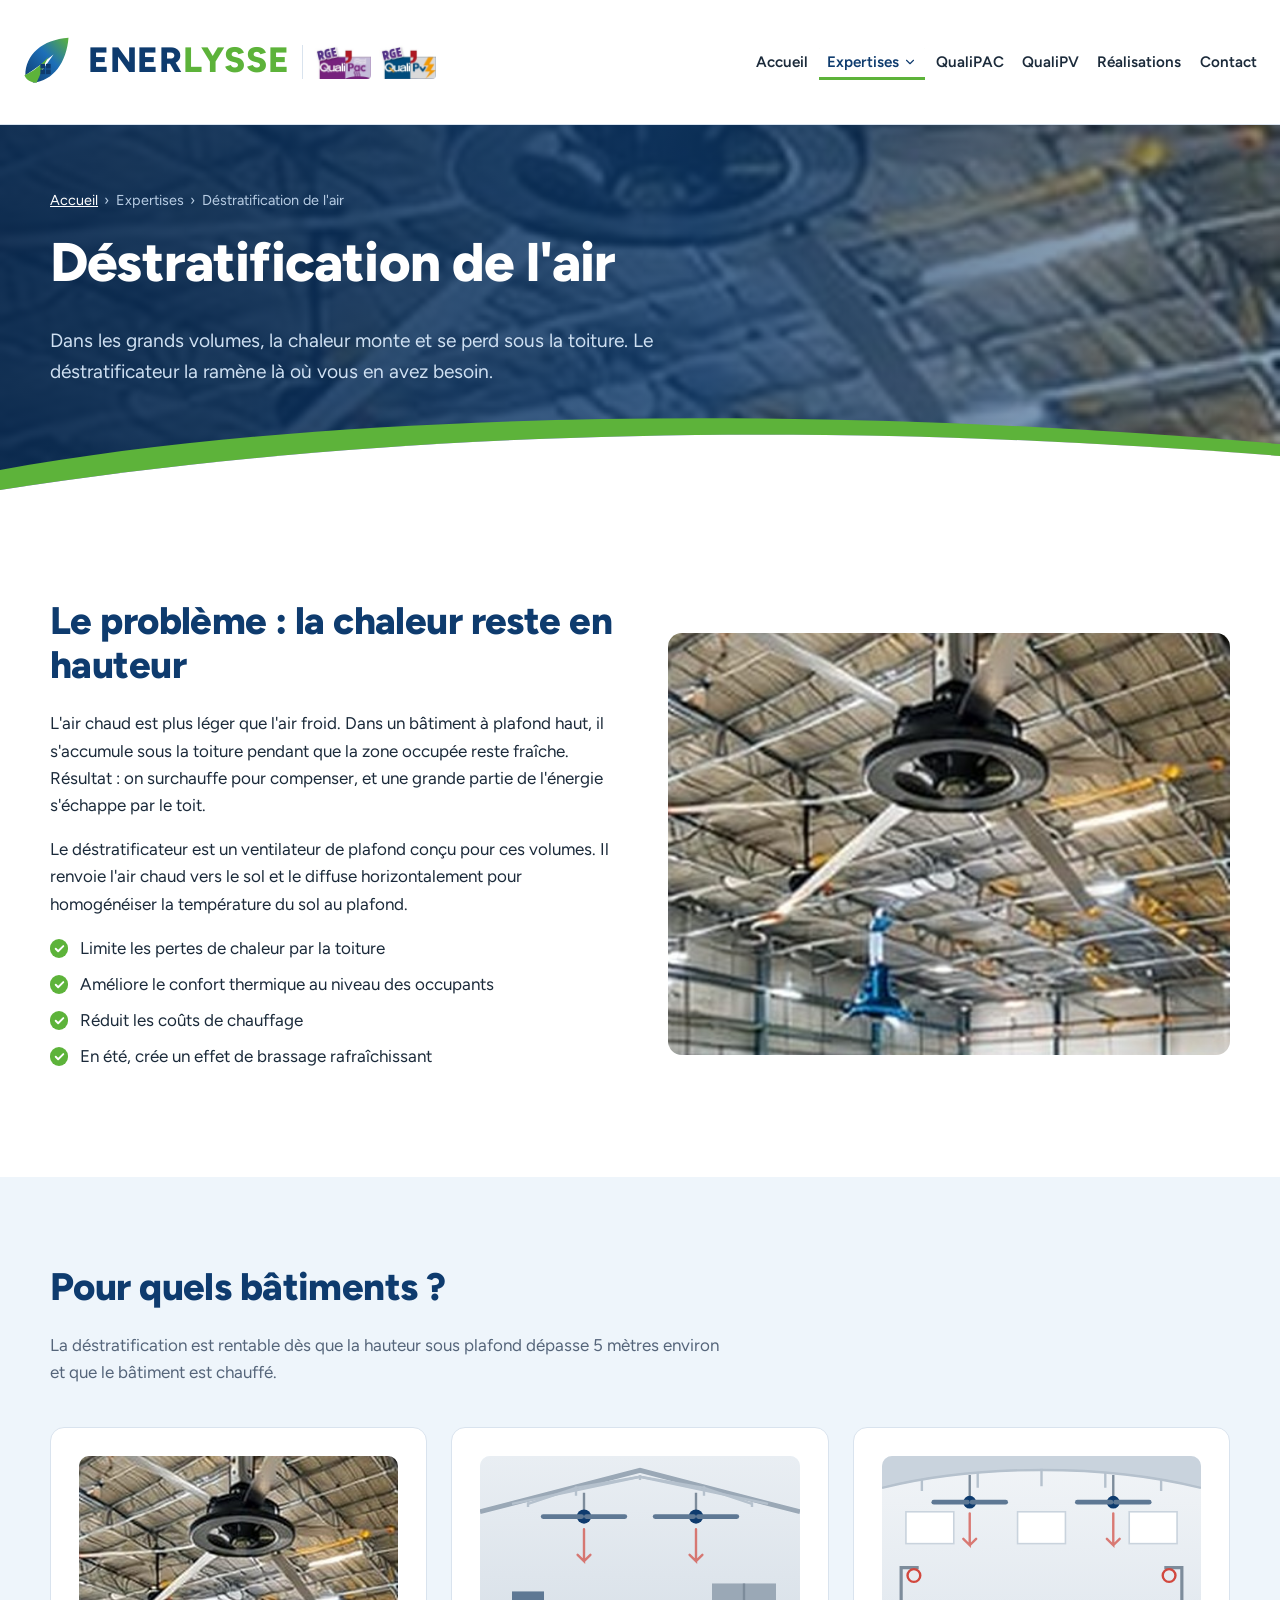
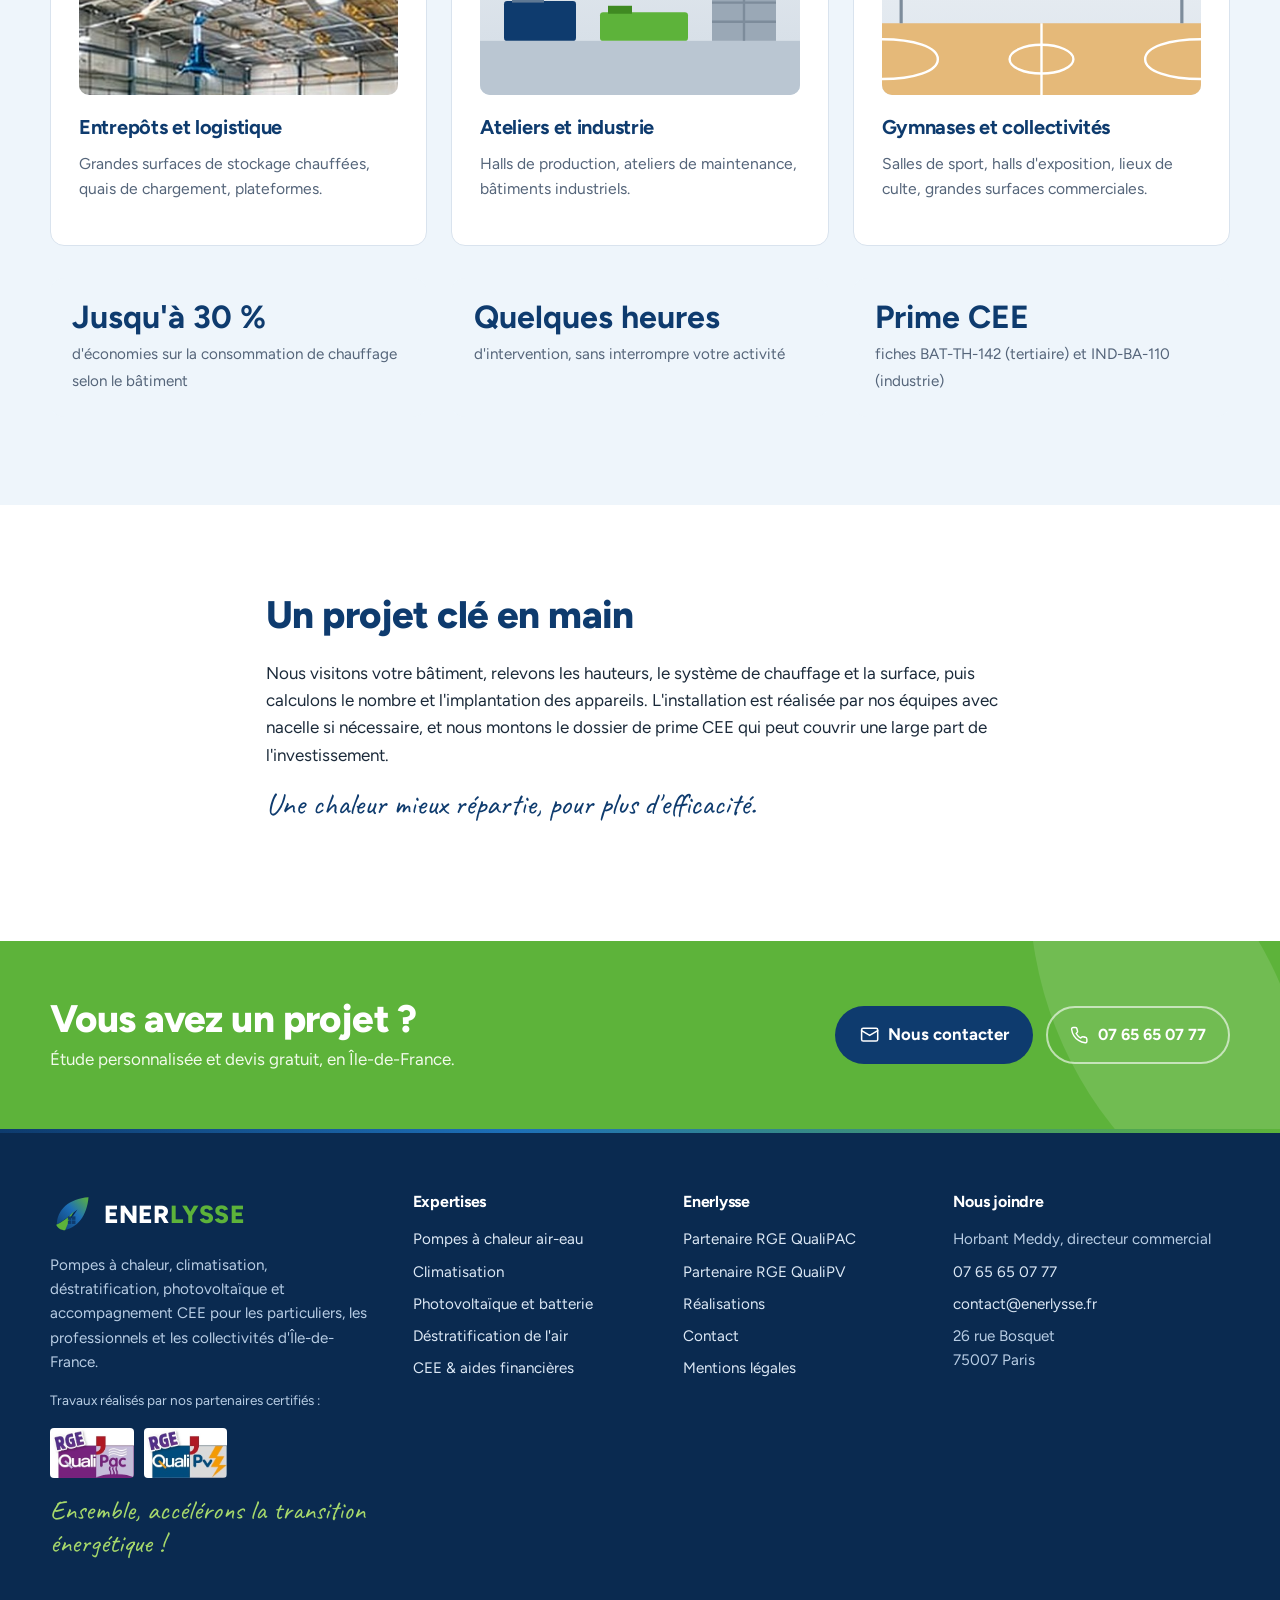
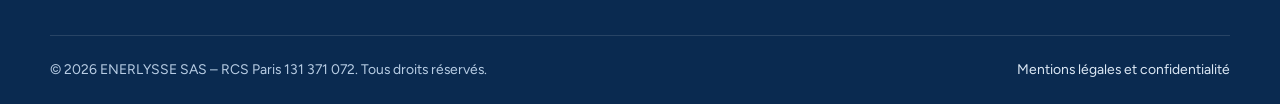
<file: destratification.html>
<!DOCTYPE html>
<html lang="fr">
<head>
<meta charset="utf-8">
<meta name="viewport" content="width=device-width, initial-scale=1">
<title>Déstratificateur d'air pour entrepôts, ateliers et gymnases | Enerlysse</title>
<meta name="description" content="Installation de déstratificateurs d'air dans les bâtiments de grande hauteur en Île-de-France. Jusqu'à 30 % d'économies de chauffage, éligible aux primes CEE.">
<meta property="og:title" content="Déstratificateur d'air pour entrepôts, ateliers et gymnases | Enerlysse">
<meta property="og:description" content="Installation de déstratificateurs d'air dans les bâtiments de grande hauteur en Île-de-France. Jusqu'à 30 % d'économies de chauffage, éligible aux primes CEE.">
<meta property="og:type" content="website">
<meta property="og:locale" content="fr_FR">
<meta name="theme-color" content="#0E3B6E">
<link rel="icon" href="assets/img/favicon.svg" type="image/svg+xml">
<link rel="preconnect" href="https://fonts.googleapis.com">
<link rel="preconnect" href="https://fonts.gstatic.com" crossorigin>
<link href="https://fonts.googleapis.com/css2?family=Caveat:wght@600&family=Figtree:wght@400;500;600;700;800&display=swap" rel="stylesheet">
<link rel="stylesheet" href="assets/css/style.css?v=2026100805">
</head>
<body>
<a class="skip-link" href="#contenu">Aller au contenu</a>
<header class="site-header">
  <div class="wrap header-inner">
    <a class="brand" href="index.html" aria-label="Enerlysse, retour à l'accueil">
      <img src="assets/img/logo.svg" alt="" width="44" height="44">
      <span><span class="brand-name">ENER<span>LYSSE</span></span><span class="brand-tag">Énergies d'aujourd'hui pour un avenir durable</span></span>
    </a>
    <div class="header-rge" aria-label="Nos partenaires installateurs certifiés RGE">
      <span class="header-rge-label">Partenaires<br>certifiés</span>
      <a href="qualipac.html" title="Partenaire certifié RGE QualiPAC"><img src="assets/img/rge-qualipac.jpg" alt="RGE QualiPAC" width="67" height="40"></a>
      <a href="qualipv.html" title="Partenaire certifié RGE QualiPV"><img src="assets/img/rge-qualipv.jpg" alt="RGE QualiPV" width="67" height="40"></a>
    </div>
    <nav class="main-nav" id="main-nav" aria-label="Navigation principale">
      <ul>
        <li><a href="index.html">Accueil</a></li><li class="has-sub is-current"><button type="button" aria-expanded="false" aria-controls="sub-expertises">Expertises <svg class="chev" viewBox="0 0 24 24" fill="none" stroke="currentColor" stroke-width="1.9" stroke-linecap="round" stroke-linejoin="round" aria-hidden="true"><path d="m6 9 6 6 6-6"/></svg></button><ul class="submenu" id="sub-expertises"><li><a href="pompes-a-chaleur.html">Pompes à chaleur<small>Chauffage et eau chaude</small></a></li><li><a href="climatisation.html">Climatisation<small>Réversible, murale, cassette, gainable</small></a></li><li><a href="photovoltaique.html">Photovoltaïque<small>Production, autoconsommation, batterie</small></a></li><li><a href="destratification.html" aria-current="page">Déstratification de l'air<small>Grands volumes, entrepôts, gymnases</small></a></li><li><a href="cee-aides.html">CEE & aides financières<small>MaPrimeRénov', primes CEE</small></a></li></ul></li><li><a href="qualipac.html">QualiPAC</a></li><li><a href="qualipv.html">QualiPV</a></li><li><a href="realisations.html">Réalisations</a></li><li><a href="contact.html">Contact</a></li>
      </ul>
      <div class="nav-mobile-cta"><a class="btn btn-green" href="tel:+33765650777"><svg viewBox="0 0 24 24" fill="none" stroke="currentColor" stroke-width="1.9" stroke-linecap="round" stroke-linejoin="round" aria-hidden="true"><path d="M22 16.9v3a2 2 0 0 1-2.2 2 19.8 19.8 0 0 1-8.6-3.1 19.5 19.5 0 0 1-6-6A19.8 19.8 0 0 1 2.1 4.2 2 2 0 0 1 4.1 2h3a2 2 0 0 1 2 1.7c.1.9.4 1.8.7 2.7a2 2 0 0 1-.5 2.1L8 9.8a16 16 0 0 0 6 6l1.3-1.3a2 2 0 0 1 2.1-.4c.9.3 1.8.6 2.7.7a2 2 0 0 1 1.7 2Z"/></svg> 07 65 65 07 77</a></div>
    </nav>
    <a class="header-phone" href="tel:+33765650777"><svg viewBox="0 0 24 24" fill="none" stroke="currentColor" stroke-width="1.9" stroke-linecap="round" stroke-linejoin="round" aria-hidden="true"><path d="M22 16.9v3a2 2 0 0 1-2.2 2 19.8 19.8 0 0 1-8.6-3.1 19.5 19.5 0 0 1-6-6A19.8 19.8 0 0 1 2.1 4.2 2 2 0 0 1 4.1 2h3a2 2 0 0 1 2 1.7c.1.9.4 1.8.7 2.7a2 2 0 0 1-.5 2.1L8 9.8a16 16 0 0 0 6 6l1.3-1.3a2 2 0 0 1 2.1-.4c.9.3 1.8.6 2.7.7a2 2 0 0 1 1.7 2Z"/></svg> 07 65 65 07 77</a>
    <button class="nav-toggle" type="button" aria-expanded="false" aria-controls="main-nav" aria-label="Ouvrir le menu"><svg viewBox="0 0 24 24" fill="none" stroke="currentColor" stroke-width="1.9" stroke-linecap="round" stroke-linejoin="round" aria-hidden="true"><path d="M4 6h16M4 12h16M4 18h16"/></svg></button>
  </div>
</header>
<main id="contenu">
<section class="page-hero has-img" style="background-image:url(assets/img/destrat-entrepot.jpg)">
  <div class="wrap">
    <nav class="breadcrumb" aria-label="Fil d'Ariane"><a href="index.html">Accueil</a><span aria-hidden="true">›</span>Expertises<span aria-hidden="true">›</span>Déstratification de l'air</nav>
    <h1>Déstratification de l'air</h1>
    <p class="lead">Dans les grands volumes, la chaleur monte et se perd sous la toiture. Le déstratificateur la ramène là où vous en avez besoin.</p>
  </div>
  <svg class="hero-swoosh" viewBox="0 0 1440 120" preserveAspectRatio="none" aria-hidden="true">
    <path d="M0 78 C 360 20, 900 10, 1440 52 L1440 64 C 900 26, 420 40, 0 98 Z" fill="#5DB33A"/>
    <path d="M0 98 C 420 40, 900 26, 1440 64 L1440 120 L0 120 Z" fill="#fff"/>
  </svg>
</section>
<section class="section">
  <div class="wrap split">
    <div>
      <h2>Le problème : la chaleur reste en hauteur</h2>
      <p>L'air chaud est plus léger que l'air froid. Dans un bâtiment à plafond haut, il s'accumule sous la toiture pendant que la zone occupée reste fraîche. Résultat : on surchauffe pour compenser, et une grande partie de l'énergie s'échappe par le toit.</p>
      <p>Le déstratificateur est un ventilateur de plafond conçu pour ces volumes. Il renvoie l'air chaud vers le sol et le diffuse horizontalement pour homogénéiser la température du sol au plafond.</p>
      <ul class="checks">
        <li>Limite les pertes de chaleur par la toiture</li>
        <li>Améliore le confort thermique au niveau des occupants</li>
        <li>Réduit les coûts de chauffage</li>
        <li>En été, crée un effet de brassage rafraîchissant</li>
      </ul>
    </div>
    <div class="photo"><img src="assets/img/destrat-entrepot.jpg" alt="Déstratificateur installé sous la charpente d'un entrepôt" width="446" height="374"></div>
  </div>
</section>

<section class="section section-sky">
  <div class="wrap">
    <div class="section-head"><h2>Pour quels bâtiments&nbsp;?</h2><p>La déstratification est rentable dès que la hauteur sous plafond dépasse 5 mètres environ et que le bâtiment est chauffé.</p></div>
    <div class="types">
      <article class="type"><div class="type-photo"><img src="https://images.unsplash.com/photo-1644079446600-219068676743?auto=format&amp;fit=crop&amp;w=900&amp;h=675&amp;q=80" onerror="this.onerror=null;this.src='assets/img/destrat-entrepot.jpg'" alt="Grand entrepôt chauffé avec rayonnages sous une haute charpente" loading="lazy"></div><h3>Entrepôts et logistique</h3><p>Grandes surfaces de stockage chauffées, quais de chargement, plateformes.</p></article>
      <article class="type"><div class="type-photo"><img src="https://images.unsplash.com/photo-1784916313628-d6525ab2199f?auto=format&amp;fit=crop&amp;w=900&amp;h=675&amp;q=80" onerror="this.onerror=null;this.src='assets/img/destrat-atelier.svg'" alt="Hall industriel de grande hauteur avec ponts roulants" loading="lazy"></div><h3>Ateliers et industrie</h3><p>Halls de production, ateliers de maintenance, bâtiments industriels.</p></article>
      <article class="type"><div class="type-photo"><img src="https://images.unsplash.com/photo-1768554630751-6448593749eb?auto=format&amp;fit=crop&amp;w=900&amp;h=675&amp;q=80" onerror="this.onerror=null;this.src='assets/img/destrat-gymnase.svg'" alt="Gymnase avec terrain de basket et plafond de grande hauteur" loading="lazy"></div><h3>Gymnases et collectivités</h3><p>Salles de sport, halls d'exposition, lieux de culte, grandes surfaces commerciales.</p></article>
    </div>
    <div class="facts">
      <div class="fact"><strong>Jusqu'à 30 %</strong><span>d'économies sur la consommation de chauffage selon le bâtiment</span></div>
      <div class="fact"><strong>Quelques heures</strong><span>d'intervention, sans interrompre votre activité</span></div>
      <div class="fact"><strong>Prime CEE</strong><span>fiches BAT-TH-142 (tertiaire) et IND-BA-110 (industrie)</span></div>
    </div>
  </div>
</section>

<section class="section">
  <div class="wrap narrow">
    <h2>Un projet clé en main</h2>
    <p>Nous visitons votre bâtiment, relevons les hauteurs, le système de chauffage et la surface, puis calculons le nombre et l'implantation des appareils. L'installation est réalisée par nos équipes avec nacelle si nécessaire, et nous montons le dossier de prime CEE qui peut couvrir une large part de l'investissement.</p>
    <p class="script">Une chaleur mieux répartie, pour plus d'efficacité.</p>
  </div>
</section>

<section class="cta-band">
  <div class="wrap cta-inner">
    <div>
      <h2>Vous avez un projet&nbsp;?</h2>
      <p>Étude personnalisée et devis gratuit, en Île-de-France.</p>
    </div>
    <div style="display:flex;gap:.8rem;flex-wrap:wrap">
      <a class="btn btn-navy" href="contact.html"><svg viewBox="0 0 24 24" fill="none" stroke="currentColor" stroke-width="1.9" stroke-linecap="round" stroke-linejoin="round" aria-hidden="true"><rect x="2" y="4" width="20" height="16" rx="2"/><path d="m22 7-10 6L2 7"/></svg> Nous contacter</a>
      <a class="btn btn-ghost" href="tel:+33765650777"><svg viewBox="0 0 24 24" fill="none" stroke="currentColor" stroke-width="1.9" stroke-linecap="round" stroke-linejoin="round" aria-hidden="true"><path d="M22 16.9v3a2 2 0 0 1-2.2 2 19.8 19.8 0 0 1-8.6-3.1 19.5 19.5 0 0 1-6-6A19.8 19.8 0 0 1 2.1 4.2 2 2 0 0 1 4.1 2h3a2 2 0 0 1 2 1.7c.1.9.4 1.8.7 2.7a2 2 0 0 1-.5 2.1L8 9.8a16 16 0 0 0 6 6l1.3-1.3a2 2 0 0 1 2.1-.4c.9.3 1.8.6 2.7.7a2 2 0 0 1 1.7 2Z"/></svg> 07 65 65 07 77</a>
    </div>
  </div>
</section>
</main>
<footer class="site-footer">
  <div class="wrap">
    <div class="footer-grid">
      <div>
        <a class="brand" href="index.html"><img src="assets/img/logo.svg" alt="" width="40" height="40"><span class="brand-name">ENER<span>LYSSE</span></span></a>
        <p style="margin-top:1rem">Pompes à chaleur, climatisation, déstratification, photovoltaïque et accompagnement CEE pour les particuliers, les professionnels et les collectivités d'Île-de-France.</p>
        <p class="footer-rge-note">Travaux réalisés par nos partenaires certifiés :</p><div class="footer-certs"><a href="qualipac.html"><img src="assets/img/rge-qualipac.jpg" alt="RGE QualiPAC" width="84" height="50"></a><a href="qualipv.html"><img src="assets/img/rge-qualipv.jpg" alt="RGE QualiPV" width="84" height="50"></a></div>
        <p class="script">Ensemble, accélérons la transition énergétique&nbsp;!</p>
      </div>
      <div>
        <h3>Expertises</h3>
        <ul>
          <li><a href="pompes-a-chaleur.html">Pompes à chaleur air-eau</a></li>
          <li><a href="climatisation.html">Climatisation</a></li>
          <li><a href="photovoltaique.html">Photovoltaïque et batterie</a></li>
          <li><a href="destratification.html">Déstratification de l'air</a></li>
          <li><a href="cee-aides.html">CEE & aides financières</a></li>
        </ul>
      </div>
      <div>
        <h3>Enerlysse</h3>
        <ul>
          <li><a href="qualipac.html">Partenaire RGE QualiPAC</a></li>
          <li><a href="qualipv.html">Partenaire RGE QualiPV</a></li>
          <li><a href="realisations.html">Réalisations</a></li>
          <li><a href="contact.html">Contact</a></li>
          <li><a href="mentions-legales.html">Mentions légales</a></li>
        </ul>
      </div>
      <div>
        <h3>Nous joindre</h3>
        <ul>
          <li>Horbant Meddy, directeur commercial</li>
          <li><a href="tel:+33765650777">07 65 65 07 77</a></li>
          <li><a href="mailto:contact@enerlysse.fr">contact@enerlysse.fr</a></li>
          <li>26 rue Bosquet<br>75007 Paris</li>
        </ul>
      </div>
    </div>
    <div class="footer-bottom">
      <span>© <span id="year">2026</span> ENERLYSSE SAS – RCS Paris 131 371 072. Tous droits réservés.</span>
      <a href="mentions-legales.html">Mentions légales et confidentialité</a>
    </div>
  </div>
</footer>
<script src="assets/js/main.js?v=2026100801"></script>
</body>
</html>
</file>
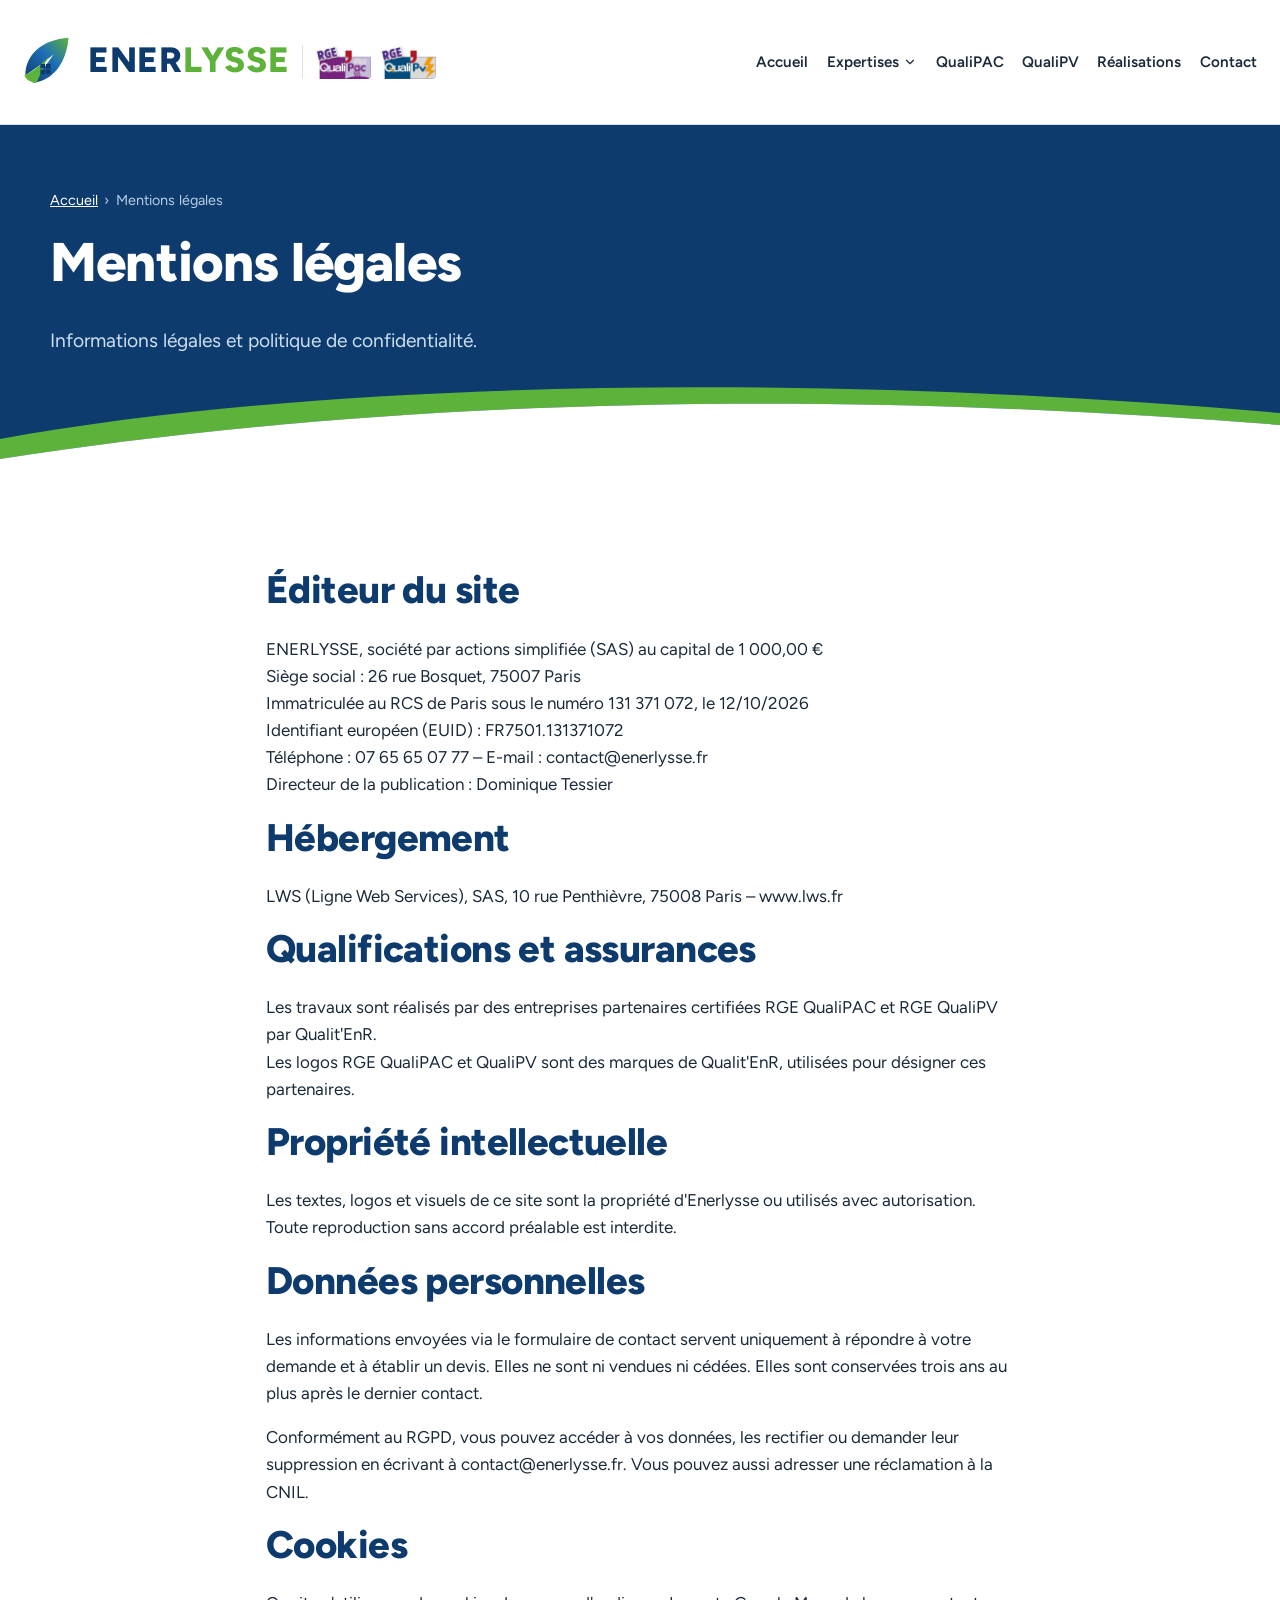
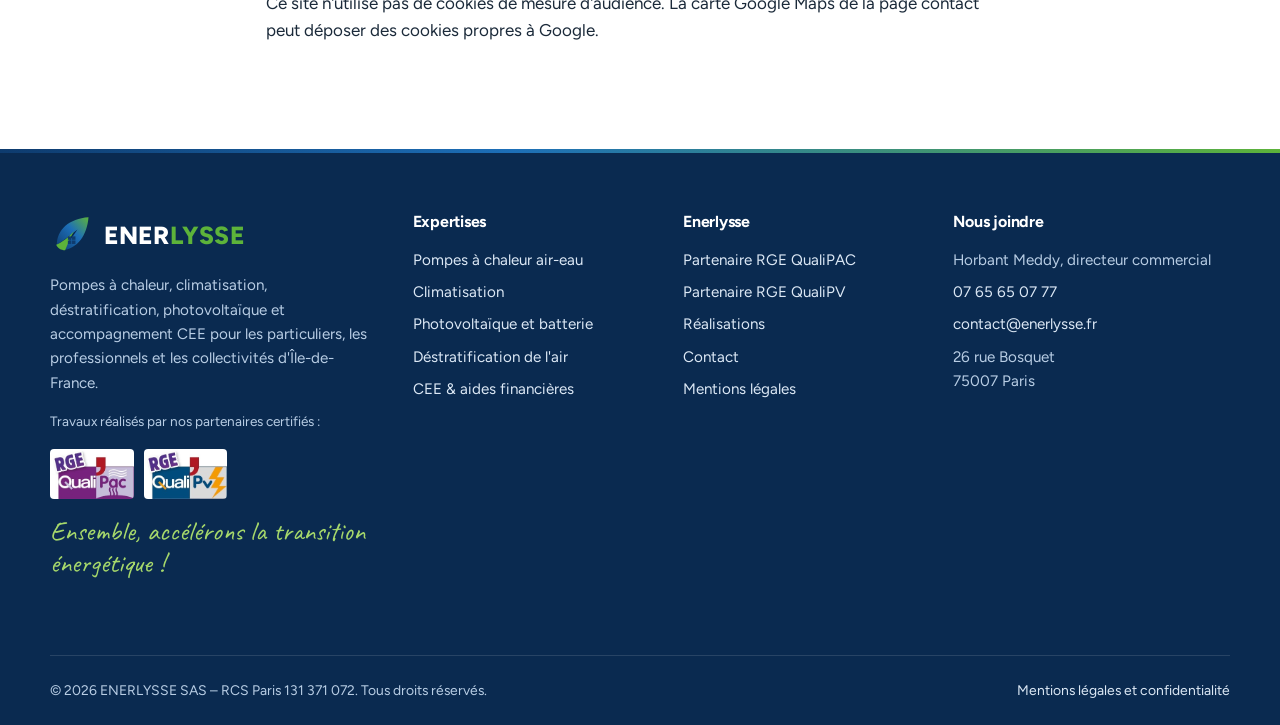
<file: mentions-legales.html>
<!DOCTYPE html>
<html lang="fr">
<head>
<meta charset="utf-8">
<meta name="viewport" content="width=device-width, initial-scale=1">
<title>Mentions légales | Enerlysse</title>
<meta name="description" content="Mentions légales et politique de confidentialité du site Enerlysse.">
<meta property="og:title" content="Mentions légales | Enerlysse">
<meta property="og:description" content="Mentions légales et politique de confidentialité du site Enerlysse.">
<meta property="og:type" content="website">
<meta property="og:locale" content="fr_FR">
<meta name="theme-color" content="#0E3B6E">
<link rel="icon" href="assets/img/favicon.svg" type="image/svg+xml">
<link rel="preconnect" href="https://fonts.googleapis.com">
<link rel="preconnect" href="https://fonts.gstatic.com" crossorigin>
<link href="https://fonts.googleapis.com/css2?family=Caveat:wght@600&family=Figtree:wght@400;500;600;700;800&display=swap" rel="stylesheet">
<link rel="stylesheet" href="assets/css/style.css?v=2026100805">
</head>
<body>
<a class="skip-link" href="#contenu">Aller au contenu</a>
<header class="site-header">
  <div class="wrap header-inner">
    <a class="brand" href="index.html" aria-label="Enerlysse, retour à l'accueil">
      <img src="assets/img/logo.svg" alt="" width="44" height="44">
      <span><span class="brand-name">ENER<span>LYSSE</span></span><span class="brand-tag">Énergies d'aujourd'hui pour un avenir durable</span></span>
    </a>
    <div class="header-rge" aria-label="Nos partenaires installateurs certifiés RGE">
      <span class="header-rge-label">Partenaires<br>certifiés</span>
      <a href="qualipac.html" title="Partenaire certifié RGE QualiPAC"><img src="assets/img/rge-qualipac.jpg" alt="RGE QualiPAC" width="67" height="40"></a>
      <a href="qualipv.html" title="Partenaire certifié RGE QualiPV"><img src="assets/img/rge-qualipv.jpg" alt="RGE QualiPV" width="67" height="40"></a>
    </div>
    <nav class="main-nav" id="main-nav" aria-label="Navigation principale">
      <ul>
        <li><a href="index.html">Accueil</a></li><li class="has-sub"><button type="button" aria-expanded="false" aria-controls="sub-expertises">Expertises <svg class="chev" viewBox="0 0 24 24" fill="none" stroke="currentColor" stroke-width="1.9" stroke-linecap="round" stroke-linejoin="round" aria-hidden="true"><path d="m6 9 6 6 6-6"/></svg></button><ul class="submenu" id="sub-expertises"><li><a href="pompes-a-chaleur.html">Pompes à chaleur<small>Chauffage et eau chaude</small></a></li><li><a href="climatisation.html">Climatisation<small>Réversible, murale, cassette, gainable</small></a></li><li><a href="photovoltaique.html">Photovoltaïque<small>Production, autoconsommation, batterie</small></a></li><li><a href="destratification.html">Déstratification de l'air<small>Grands volumes, entrepôts, gymnases</small></a></li><li><a href="cee-aides.html">CEE & aides financières<small>MaPrimeRénov', primes CEE</small></a></li></ul></li><li><a href="qualipac.html">QualiPAC</a></li><li><a href="qualipv.html">QualiPV</a></li><li><a href="realisations.html">Réalisations</a></li><li><a href="contact.html">Contact</a></li>
      </ul>
      <div class="nav-mobile-cta"><a class="btn btn-green" href="tel:+33765650777"><svg viewBox="0 0 24 24" fill="none" stroke="currentColor" stroke-width="1.9" stroke-linecap="round" stroke-linejoin="round" aria-hidden="true"><path d="M22 16.9v3a2 2 0 0 1-2.2 2 19.8 19.8 0 0 1-8.6-3.1 19.5 19.5 0 0 1-6-6A19.8 19.8 0 0 1 2.1 4.2 2 2 0 0 1 4.1 2h3a2 2 0 0 1 2 1.7c.1.9.4 1.8.7 2.7a2 2 0 0 1-.5 2.1L8 9.8a16 16 0 0 0 6 6l1.3-1.3a2 2 0 0 1 2.1-.4c.9.3 1.8.6 2.7.7a2 2 0 0 1 1.7 2Z"/></svg> 07 65 65 07 77</a></div>
    </nav>
    <a class="header-phone" href="tel:+33765650777"><svg viewBox="0 0 24 24" fill="none" stroke="currentColor" stroke-width="1.9" stroke-linecap="round" stroke-linejoin="round" aria-hidden="true"><path d="M22 16.9v3a2 2 0 0 1-2.2 2 19.8 19.8 0 0 1-8.6-3.1 19.5 19.5 0 0 1-6-6A19.8 19.8 0 0 1 2.1 4.2 2 2 0 0 1 4.1 2h3a2 2 0 0 1 2 1.7c.1.9.4 1.8.7 2.7a2 2 0 0 1-.5 2.1L8 9.8a16 16 0 0 0 6 6l1.3-1.3a2 2 0 0 1 2.1-.4c.9.3 1.8.6 2.7.7a2 2 0 0 1 1.7 2Z"/></svg> 07 65 65 07 77</a>
    <button class="nav-toggle" type="button" aria-expanded="false" aria-controls="main-nav" aria-label="Ouvrir le menu"><svg viewBox="0 0 24 24" fill="none" stroke="currentColor" stroke-width="1.9" stroke-linecap="round" stroke-linejoin="round" aria-hidden="true"><path d="M4 6h16M4 12h16M4 18h16"/></svg></button>
  </div>
</header>
<main id="contenu">
<section class="page-hero">
  <div class="wrap">
    <nav class="breadcrumb" aria-label="Fil d'Ariane"><a href="index.html">Accueil</a><span aria-hidden="true">›</span>Mentions légales</nav>
    <h1>Mentions légales</h1>
    <p class="lead">Informations légales et politique de confidentialité.</p>
  </div>
  <svg class="hero-swoosh" viewBox="0 0 1440 120" preserveAspectRatio="none" aria-hidden="true">
    <path d="M0 78 C 360 20, 900 10, 1440 52 L1440 64 C 900 26, 420 40, 0 98 Z" fill="#5DB33A"/>
    <path d="M0 98 C 420 40, 900 26, 1440 64 L1440 120 L0 120 Z" fill="#fff"/>
  </svg>
</section>
<section class="section">
  <div class="wrap narrow">
    <h2>Éditeur du site</h2>
    <p>ENERLYSSE, société par actions simplifiée (SAS) au capital de 1 000,00 €<br>
    Siège social : 26 rue Bosquet, 75007 Paris<br>
    Immatriculée au RCS de Paris sous le numéro 131 371 072, le 12/10/2026<br>
    Identifiant européen (EUID) : FR7501.131371072<br>
    Téléphone : 07 65 65 07 77 – E-mail : contact@enerlysse.fr<br>
    Directeur de la publication : Dominique Tessier</p>

    <h2>Hébergement</h2>
    <p>LWS (Ligne Web Services), SAS, 10 rue Penthièvre, 75008 Paris – www.lws.fr</p>

    <h2>Qualifications et assurances</h2>
    <p>Les travaux sont réalisés par des entreprises partenaires certifiées RGE QualiPAC et RGE QualiPV par Qualit'EnR.<br>
    Les logos RGE QualiPAC et QualiPV sont des marques de Qualit'EnR, utilisées pour désigner ces partenaires.</p>

    <h2>Propriété intellectuelle</h2>
    <p>Les textes, logos et visuels de ce site sont la propriété d'Enerlysse ou utilisés avec autorisation. Toute reproduction sans accord préalable est interdite.</p>

    <h2 id="donnees">Données personnelles</h2>
    <p>Les informations envoyées via le formulaire de contact servent uniquement à répondre à votre demande et à établir un devis. Elles ne sont ni vendues ni cédées. Elles sont conservées trois ans au plus après le dernier contact.</p>
    <p>Conformément au RGPD, vous pouvez accéder à vos données, les rectifier ou demander leur suppression en écrivant à contact@enerlysse.fr. Vous pouvez aussi adresser une réclamation à la CNIL.</p>

    <h2>Cookies</h2>
    <p>Ce site n'utilise pas de cookies de mesure d'audience. La carte Google Maps de la page contact peut déposer des cookies propres à Google.</p>
  </div>
</section>
</main>
<footer class="site-footer">
  <div class="wrap">
    <div class="footer-grid">
      <div>
        <a class="brand" href="index.html"><img src="assets/img/logo.svg" alt="" width="40" height="40"><span class="brand-name">ENER<span>LYSSE</span></span></a>
        <p style="margin-top:1rem">Pompes à chaleur, climatisation, déstratification, photovoltaïque et accompagnement CEE pour les particuliers, les professionnels et les collectivités d'Île-de-France.</p>
        <p class="footer-rge-note">Travaux réalisés par nos partenaires certifiés :</p><div class="footer-certs"><a href="qualipac.html"><img src="assets/img/rge-qualipac.jpg" alt="RGE QualiPAC" width="84" height="50"></a><a href="qualipv.html"><img src="assets/img/rge-qualipv.jpg" alt="RGE QualiPV" width="84" height="50"></a></div>
        <p class="script">Ensemble, accélérons la transition énergétique&nbsp;!</p>
      </div>
      <div>
        <h3>Expertises</h3>
        <ul>
          <li><a href="pompes-a-chaleur.html">Pompes à chaleur air-eau</a></li>
          <li><a href="climatisation.html">Climatisation</a></li>
          <li><a href="photovoltaique.html">Photovoltaïque et batterie</a></li>
          <li><a href="destratification.html">Déstratification de l'air</a></li>
          <li><a href="cee-aides.html">CEE & aides financières</a></li>
        </ul>
      </div>
      <div>
        <h3>Enerlysse</h3>
        <ul>
          <li><a href="qualipac.html">Partenaire RGE QualiPAC</a></li>
          <li><a href="qualipv.html">Partenaire RGE QualiPV</a></li>
          <li><a href="realisations.html">Réalisations</a></li>
          <li><a href="contact.html">Contact</a></li>
          <li><a href="mentions-legales.html">Mentions légales</a></li>
        </ul>
      </div>
      <div>
        <h3>Nous joindre</h3>
        <ul>
          <li>Horbant Meddy, directeur commercial</li>
          <li><a href="tel:+33765650777">07 65 65 07 77</a></li>
          <li><a href="mailto:contact@enerlysse.fr">contact@enerlysse.fr</a></li>
          <li>26 rue Bosquet<br>75007 Paris</li>
        </ul>
      </div>
    </div>
    <div class="footer-bottom">
      <span>© <span id="year">2026</span> ENERLYSSE SAS – RCS Paris 131 371 072. Tous droits réservés.</span>
      <a href="mentions-legales.html">Mentions légales et confidentialité</a>
    </div>
  </div>
</footer>
<script src="assets/js/main.js?v=2026100801"></script>
</body>
</html>
</file>
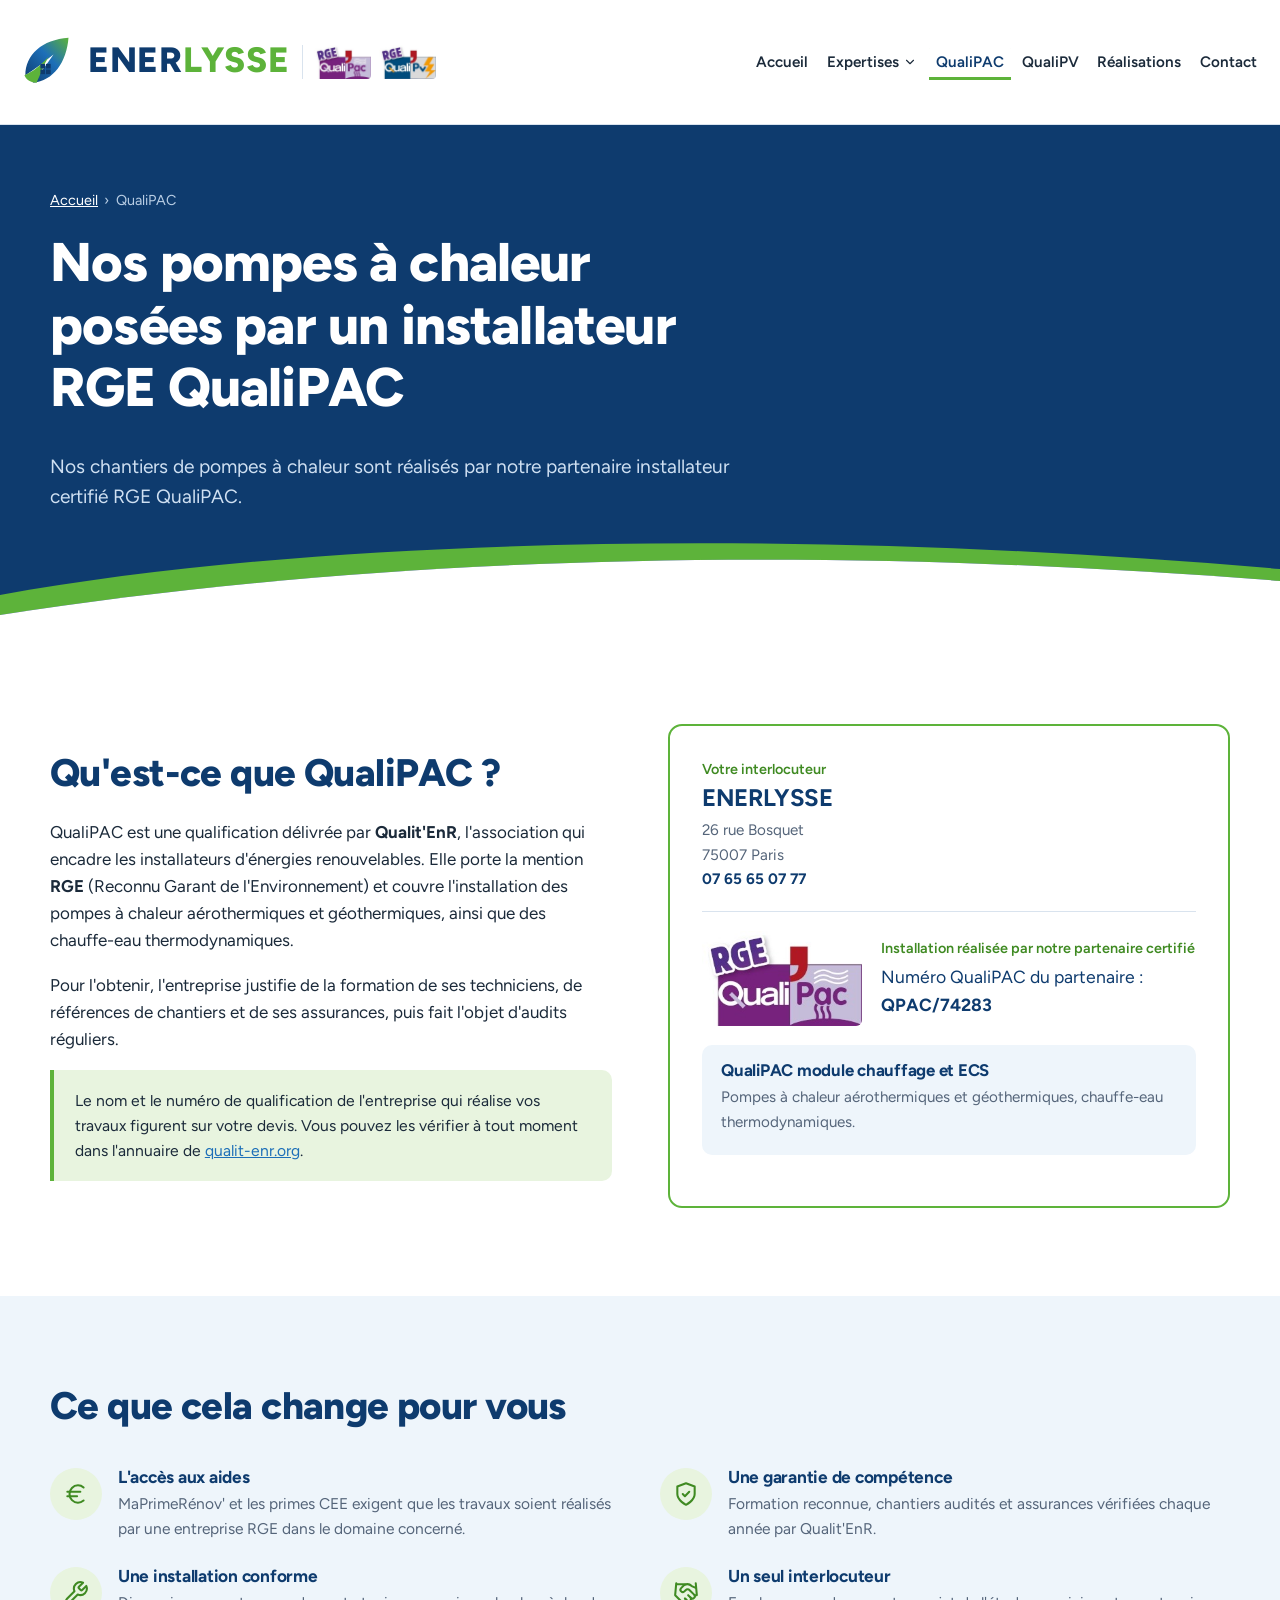
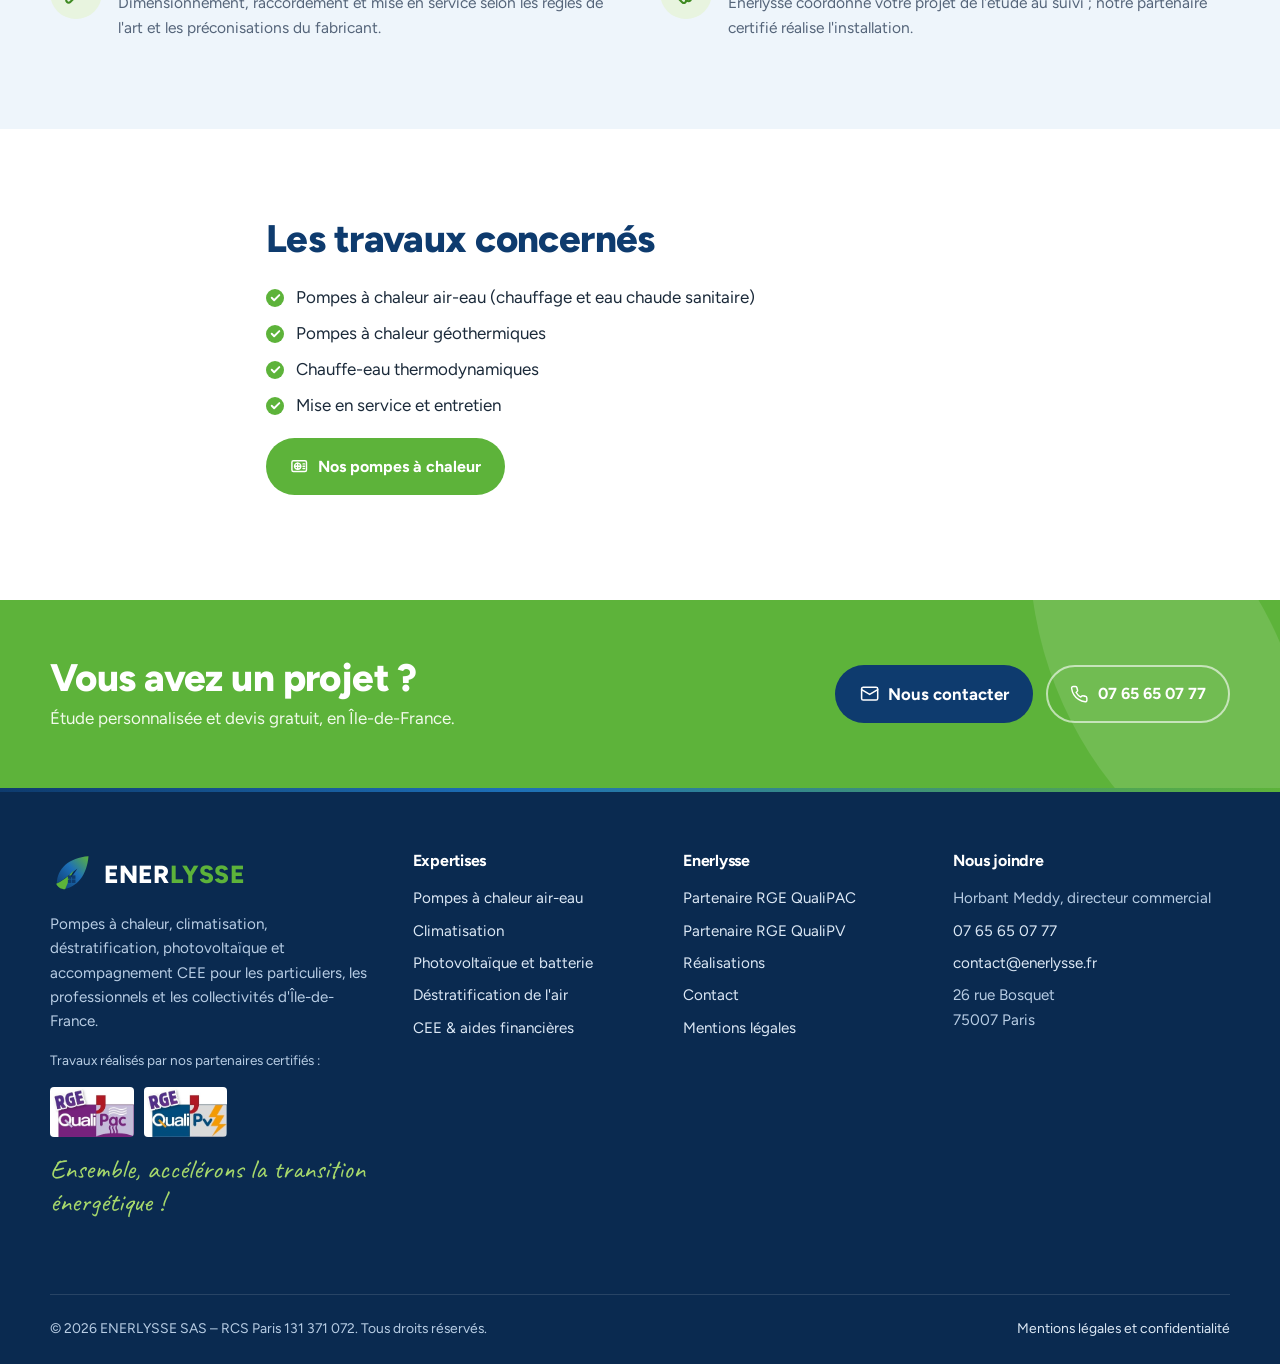
<file: qualipac.html>
<!DOCTYPE html>
<html lang="fr">
<head>
<meta charset="utf-8">
<meta name="viewport" content="width=device-width, initial-scale=1">
<title>Pompes à chaleur posées par un installateur RGE QualiPAC | Enerlysse</title>
<meta name="description" content="Les pompes à chaleur Enerlysse sont installées par un partenaire installateur certifié RGE QualiPAC.">
<meta property="og:title" content="Pompes à chaleur posées par un installateur RGE QualiPAC | Enerlysse">
<meta property="og:description" content="Les pompes à chaleur Enerlysse sont installées par un partenaire installateur certifié RGE QualiPAC.">
<meta property="og:type" content="website">
<meta property="og:locale" content="fr_FR">
<meta name="theme-color" content="#0E3B6E">
<link rel="icon" href="assets/img/favicon.svg" type="image/svg+xml">
<link rel="preconnect" href="https://fonts.googleapis.com">
<link rel="preconnect" href="https://fonts.gstatic.com" crossorigin>
<link href="https://fonts.googleapis.com/css2?family=Caveat:wght@600&family=Figtree:wght@400;500;600;700;800&display=swap" rel="stylesheet">
<link rel="stylesheet" href="assets/css/style.css?v=2026100805">
</head>
<body>
<a class="skip-link" href="#contenu">Aller au contenu</a>
<header class="site-header">
  <div class="wrap header-inner">
    <a class="brand" href="index.html" aria-label="Enerlysse, retour à l'accueil">
      <img src="assets/img/logo.svg" alt="" width="44" height="44">
      <span><span class="brand-name">ENER<span>LYSSE</span></span><span class="brand-tag">Énergies d'aujourd'hui pour un avenir durable</span></span>
    </a>
    <div class="header-rge" aria-label="Nos partenaires installateurs certifiés RGE">
      <span class="header-rge-label">Partenaires<br>certifiés</span>
      <a href="qualipac.html" title="Partenaire certifié RGE QualiPAC"><img src="assets/img/rge-qualipac.jpg" alt="RGE QualiPAC" width="67" height="40"></a>
      <a href="qualipv.html" title="Partenaire certifié RGE QualiPV"><img src="assets/img/rge-qualipv.jpg" alt="RGE QualiPV" width="67" height="40"></a>
    </div>
    <nav class="main-nav" id="main-nav" aria-label="Navigation principale">
      <ul>
        <li><a href="index.html">Accueil</a></li><li class="has-sub"><button type="button" aria-expanded="false" aria-controls="sub-expertises">Expertises <svg class="chev" viewBox="0 0 24 24" fill="none" stroke="currentColor" stroke-width="1.9" stroke-linecap="round" stroke-linejoin="round" aria-hidden="true"><path d="m6 9 6 6 6-6"/></svg></button><ul class="submenu" id="sub-expertises"><li><a href="pompes-a-chaleur.html">Pompes à chaleur<small>Chauffage et eau chaude</small></a></li><li><a href="climatisation.html">Climatisation<small>Réversible, murale, cassette, gainable</small></a></li><li><a href="photovoltaique.html">Photovoltaïque<small>Production, autoconsommation, batterie</small></a></li><li><a href="destratification.html">Déstratification de l'air<small>Grands volumes, entrepôts, gymnases</small></a></li><li><a href="cee-aides.html">CEE & aides financières<small>MaPrimeRénov', primes CEE</small></a></li></ul></li><li><a href="qualipac.html" aria-current="page">QualiPAC</a></li><li><a href="qualipv.html">QualiPV</a></li><li><a href="realisations.html">Réalisations</a></li><li><a href="contact.html">Contact</a></li>
      </ul>
      <div class="nav-mobile-cta"><a class="btn btn-green" href="tel:+33765650777"><svg viewBox="0 0 24 24" fill="none" stroke="currentColor" stroke-width="1.9" stroke-linecap="round" stroke-linejoin="round" aria-hidden="true"><path d="M22 16.9v3a2 2 0 0 1-2.2 2 19.8 19.8 0 0 1-8.6-3.1 19.5 19.5 0 0 1-6-6A19.8 19.8 0 0 1 2.1 4.2 2 2 0 0 1 4.1 2h3a2 2 0 0 1 2 1.7c.1.9.4 1.8.7 2.7a2 2 0 0 1-.5 2.1L8 9.8a16 16 0 0 0 6 6l1.3-1.3a2 2 0 0 1 2.1-.4c.9.3 1.8.6 2.7.7a2 2 0 0 1 1.7 2Z"/></svg> 07 65 65 07 77</a></div>
    </nav>
    <a class="header-phone" href="tel:+33765650777"><svg viewBox="0 0 24 24" fill="none" stroke="currentColor" stroke-width="1.9" stroke-linecap="round" stroke-linejoin="round" aria-hidden="true"><path d="M22 16.9v3a2 2 0 0 1-2.2 2 19.8 19.8 0 0 1-8.6-3.1 19.5 19.5 0 0 1-6-6A19.8 19.8 0 0 1 2.1 4.2 2 2 0 0 1 4.1 2h3a2 2 0 0 1 2 1.7c.1.9.4 1.8.7 2.7a2 2 0 0 1-.5 2.1L8 9.8a16 16 0 0 0 6 6l1.3-1.3a2 2 0 0 1 2.1-.4c.9.3 1.8.6 2.7.7a2 2 0 0 1 1.7 2Z"/></svg> 07 65 65 07 77</a>
    <button class="nav-toggle" type="button" aria-expanded="false" aria-controls="main-nav" aria-label="Ouvrir le menu"><svg viewBox="0 0 24 24" fill="none" stroke="currentColor" stroke-width="1.9" stroke-linecap="round" stroke-linejoin="round" aria-hidden="true"><path d="M4 6h16M4 12h16M4 18h16"/></svg></button>
  </div>
</header>
<main id="contenu">
<section class="page-hero">
  <div class="wrap">
    <nav class="breadcrumb" aria-label="Fil d'Ariane"><a href="index.html">Accueil</a><span aria-hidden="true">›</span>QualiPAC</nav>
    <h1>Nos pompes à chaleur posées par un installateur RGE QualiPAC</h1>
    <p class="lead">Nos chantiers de pompes à chaleur sont réalisés par notre partenaire installateur certifié RGE QualiPAC.</p>
  </div>
  <svg class="hero-swoosh" viewBox="0 0 1440 120" preserveAspectRatio="none" aria-hidden="true">
    <path d="M0 78 C 360 20, 900 10, 1440 52 L1440 64 C 900 26, 420 40, 0 98 Z" fill="#5DB33A"/>
    <path d="M0 98 C 420 40, 900 26, 1440 64 L1440 120 L0 120 Z" fill="#fff"/>
  </svg>
</section>
<section class="section">
  <div class="wrap split">
    <div>
      <h2>Qu'est-ce que QualiPAC&nbsp;?</h2>
      <p>QualiPAC est une qualification délivrée par <strong>Qualit'EnR</strong>, l'association qui encadre les installateurs d'énergies renouvelables. Elle porte la mention <strong>RGE</strong> (Reconnu Garant de l'Environnement) et couvre l'installation des pompes à chaleur aérothermiques et géothermiques, ainsi que des chauffe-eau thermodynamiques.</p><p>Pour l'obtenir, l'entreprise justifie de la formation de ses techniciens, de références de chantiers et de ses assurances, puis fait l'objet d'audits réguliers.</p>
      <div class="note">Le nom et le numéro de qualification de l'entreprise qui réalise vos travaux figurent sur votre devis. Vous pouvez les vérifier à tout moment dans l'annuaire de <a href="https://www.qualit-enr.org" target="_blank" rel="noopener">qualit-enr.org</a>.</div>
    </div>
    <article class="partner-card">
      <p class="partner-kicker">Votre interlocuteur</p>
      <h3>ENERLYSSE</h3>
      <p class="partner-meta">26 rue Bosquet<br>75007 Paris<br><a href="tel:+33765650777">07 65 65 07 77</a></p>
      <div class="partner-install">
        <img src="assets/img/rge-qualipac.jpg" alt="Logo RGE QualiPAC" width="160" height="95">
        <div>
          <p class="partner-kicker">Installation réalisée par notre partenaire certifié</p>
          <p class="partner-num">Numéro QualiPAC du partenaire : <strong>QPAC/74283</strong></p>
        </div>
      </div>
      <div class="qual"><h4>QualiPAC module chauffage et ECS</h4><p>Pompes à chaleur aérothermiques et géothermiques, chauffe-eau thermodynamiques.</p></div>
    </article>
  </div>
</section>

<section class="section section-sky">
  <div class="wrap">
    <div class="section-head"><h2>Ce que cela change pour vous</h2></div>
    <div class="reasons">
      <div class="reason"><span class="ico"><svg viewBox="0 0 24 24" fill="none" stroke="currentColor" stroke-width="1.9" stroke-linecap="round" stroke-linejoin="round" aria-hidden="true"><path d="M4 10h12M4 14h9"/><path d="M19 6a7.7 7.7 0 0 0-5.2-2A7.9 7.9 0 0 0 6 12c0 4.4 3.5 8 7.8 8 2 0 3.8-.8 5.2-2"/></svg></span><div><h3>L'accès aux aides</h3><p>MaPrimeRénov' et les primes CEE exigent que les travaux soient réalisés par une entreprise RGE dans le domaine concerné.</p></div></div>
      <div class="reason"><span class="ico"><svg viewBox="0 0 24 24" fill="none" stroke="currentColor" stroke-width="1.9" stroke-linecap="round" stroke-linejoin="round" aria-hidden="true"><path d="M12 22s8-4 8-10V5l-8-3-8 3v7c0 6 8 10 8 10Z"/><path d="m9 12 2 2 4-4"/></svg></span><div><h3>Une garantie de compétence</h3><p>Formation reconnue, chantiers audités et assurances vérifiées chaque année par Qualit'EnR.</p></div></div>
      <div class="reason"><span class="ico"><svg viewBox="0 0 24 24" fill="none" stroke="currentColor" stroke-width="1.9" stroke-linecap="round" stroke-linejoin="round" aria-hidden="true"><path d="M14.7 6.3a1 1 0 0 0 0 1.4l1.6 1.6a1 1 0 0 0 1.4 0l3.8-3.8a6 6 0 0 1-7.9 7.9l-6.9 6.9a2.1 2.1 0 0 1-3-3l6.9-6.9a6 6 0 0 1 7.9-7.9Z"/></svg></span><div><h3>Une installation conforme</h3><p>Dimensionnement, raccordement et mise en service selon les règles de l'art et les préconisations du fabricant.</p></div></div>
      <div class="reason"><span class="ico"><svg viewBox="0 0 24 24" fill="none" stroke="currentColor" stroke-width="1.9" stroke-linecap="round" stroke-linejoin="round" aria-hidden="true"><path d="m11 17 2 2a1 1 0 1 0 3-3"/><path d="m14 14 2.5 2.5a1 1 0 1 0 3-3l-3.9-3.9a3 3 0 0 0-4.2 0l-.9.9a1 1 0 1 1-3-3l2.8-2.8a5.8 5.8 0 0 1 7 .9L21 7.3"/><path d="m21 3 1 11h-2M3 3 2 14l6.5 6.5a1 1 0 1 0 3-3M3 4h8"/></svg></span><div><h3>Un seul interlocuteur</h3><p>Enerlysse coordonne votre projet de l'étude au suivi ; notre partenaire certifié réalise l'installation.</p></div></div>
    </div>
  </div>
</section>

<section class="section">
  <div class="wrap narrow">
    <h2>Les travaux concernés</h2>
    <ul class="checks"><li>Pompes à chaleur air-eau (chauffage et eau chaude sanitaire)</li><li>Pompes à chaleur géothermiques</li><li>Chauffe-eau thermodynamiques</li><li>Mise en service et entretien</li></ul>
    <p><a class="btn btn-green" href="pompes-a-chaleur.html"><svg viewBox="0 0 24 24" fill="none" stroke="currentColor" stroke-width="1.9" stroke-linecap="round" stroke-linejoin="round" aria-hidden="true"><rect x="2.5" y="5" width="19" height="14" rx="2"/><circle cx="10" cy="12" r="4"/><path d="M10 8v8M6 12h8"/><path d="M17 9h2M17 12h2M17 15h2"/></svg> Nos pompes à chaleur</a></p>
  </div>
</section>

<section class="cta-band">
  <div class="wrap cta-inner">
    <div>
      <h2>Vous avez un projet&nbsp;?</h2>
      <p>Étude personnalisée et devis gratuit, en Île-de-France.</p>
    </div>
    <div style="display:flex;gap:.8rem;flex-wrap:wrap">
      <a class="btn btn-navy" href="contact.html"><svg viewBox="0 0 24 24" fill="none" stroke="currentColor" stroke-width="1.9" stroke-linecap="round" stroke-linejoin="round" aria-hidden="true"><rect x="2" y="4" width="20" height="16" rx="2"/><path d="m22 7-10 6L2 7"/></svg> Nous contacter</a>
      <a class="btn btn-ghost" href="tel:+33765650777"><svg viewBox="0 0 24 24" fill="none" stroke="currentColor" stroke-width="1.9" stroke-linecap="round" stroke-linejoin="round" aria-hidden="true"><path d="M22 16.9v3a2 2 0 0 1-2.2 2 19.8 19.8 0 0 1-8.6-3.1 19.5 19.5 0 0 1-6-6A19.8 19.8 0 0 1 2.1 4.2 2 2 0 0 1 4.1 2h3a2 2 0 0 1 2 1.7c.1.9.4 1.8.7 2.7a2 2 0 0 1-.5 2.1L8 9.8a16 16 0 0 0 6 6l1.3-1.3a2 2 0 0 1 2.1-.4c.9.3 1.8.6 2.7.7a2 2 0 0 1 1.7 2Z"/></svg> 07 65 65 07 77</a>
    </div>
  </div>
</section>
</main>
<footer class="site-footer">
  <div class="wrap">
    <div class="footer-grid">
      <div>
        <a class="brand" href="index.html"><img src="assets/img/logo.svg" alt="" width="40" height="40"><span class="brand-name">ENER<span>LYSSE</span></span></a>
        <p style="margin-top:1rem">Pompes à chaleur, climatisation, déstratification, photovoltaïque et accompagnement CEE pour les particuliers, les professionnels et les collectivités d'Île-de-France.</p>
        <p class="footer-rge-note">Travaux réalisés par nos partenaires certifiés :</p><div class="footer-certs"><a href="qualipac.html"><img src="assets/img/rge-qualipac.jpg" alt="RGE QualiPAC" width="84" height="50"></a><a href="qualipv.html"><img src="assets/img/rge-qualipv.jpg" alt="RGE QualiPV" width="84" height="50"></a></div>
        <p class="script">Ensemble, accélérons la transition énergétique&nbsp;!</p>
      </div>
      <div>
        <h3>Expertises</h3>
        <ul>
          <li><a href="pompes-a-chaleur.html">Pompes à chaleur air-eau</a></li>
          <li><a href="climatisation.html">Climatisation</a></li>
          <li><a href="photovoltaique.html">Photovoltaïque et batterie</a></li>
          <li><a href="destratification.html">Déstratification de l'air</a></li>
          <li><a href="cee-aides.html">CEE & aides financières</a></li>
        </ul>
      </div>
      <div>
        <h3>Enerlysse</h3>
        <ul>
          <li><a href="qualipac.html">Partenaire RGE QualiPAC</a></li>
          <li><a href="qualipv.html">Partenaire RGE QualiPV</a></li>
          <li><a href="realisations.html">Réalisations</a></li>
          <li><a href="contact.html">Contact</a></li>
          <li><a href="mentions-legales.html">Mentions légales</a></li>
        </ul>
      </div>
      <div>
        <h3>Nous joindre</h3>
        <ul>
          <li>Horbant Meddy, directeur commercial</li>
          <li><a href="tel:+33765650777">07 65 65 07 77</a></li>
          <li><a href="mailto:contact@enerlysse.fr">contact@enerlysse.fr</a></li>
          <li>26 rue Bosquet<br>75007 Paris</li>
        </ul>
      </div>
    </div>
    <div class="footer-bottom">
      <span>© <span id="year">2026</span> ENERLYSSE SAS – RCS Paris 131 371 072. Tous droits réservés.</span>
      <a href="mentions-legales.html">Mentions légales et confidentialité</a>
    </div>
  </div>
</footer>
<script src="assets/js/main.js?v=2026100801"></script>
</body>
</html>
</file>
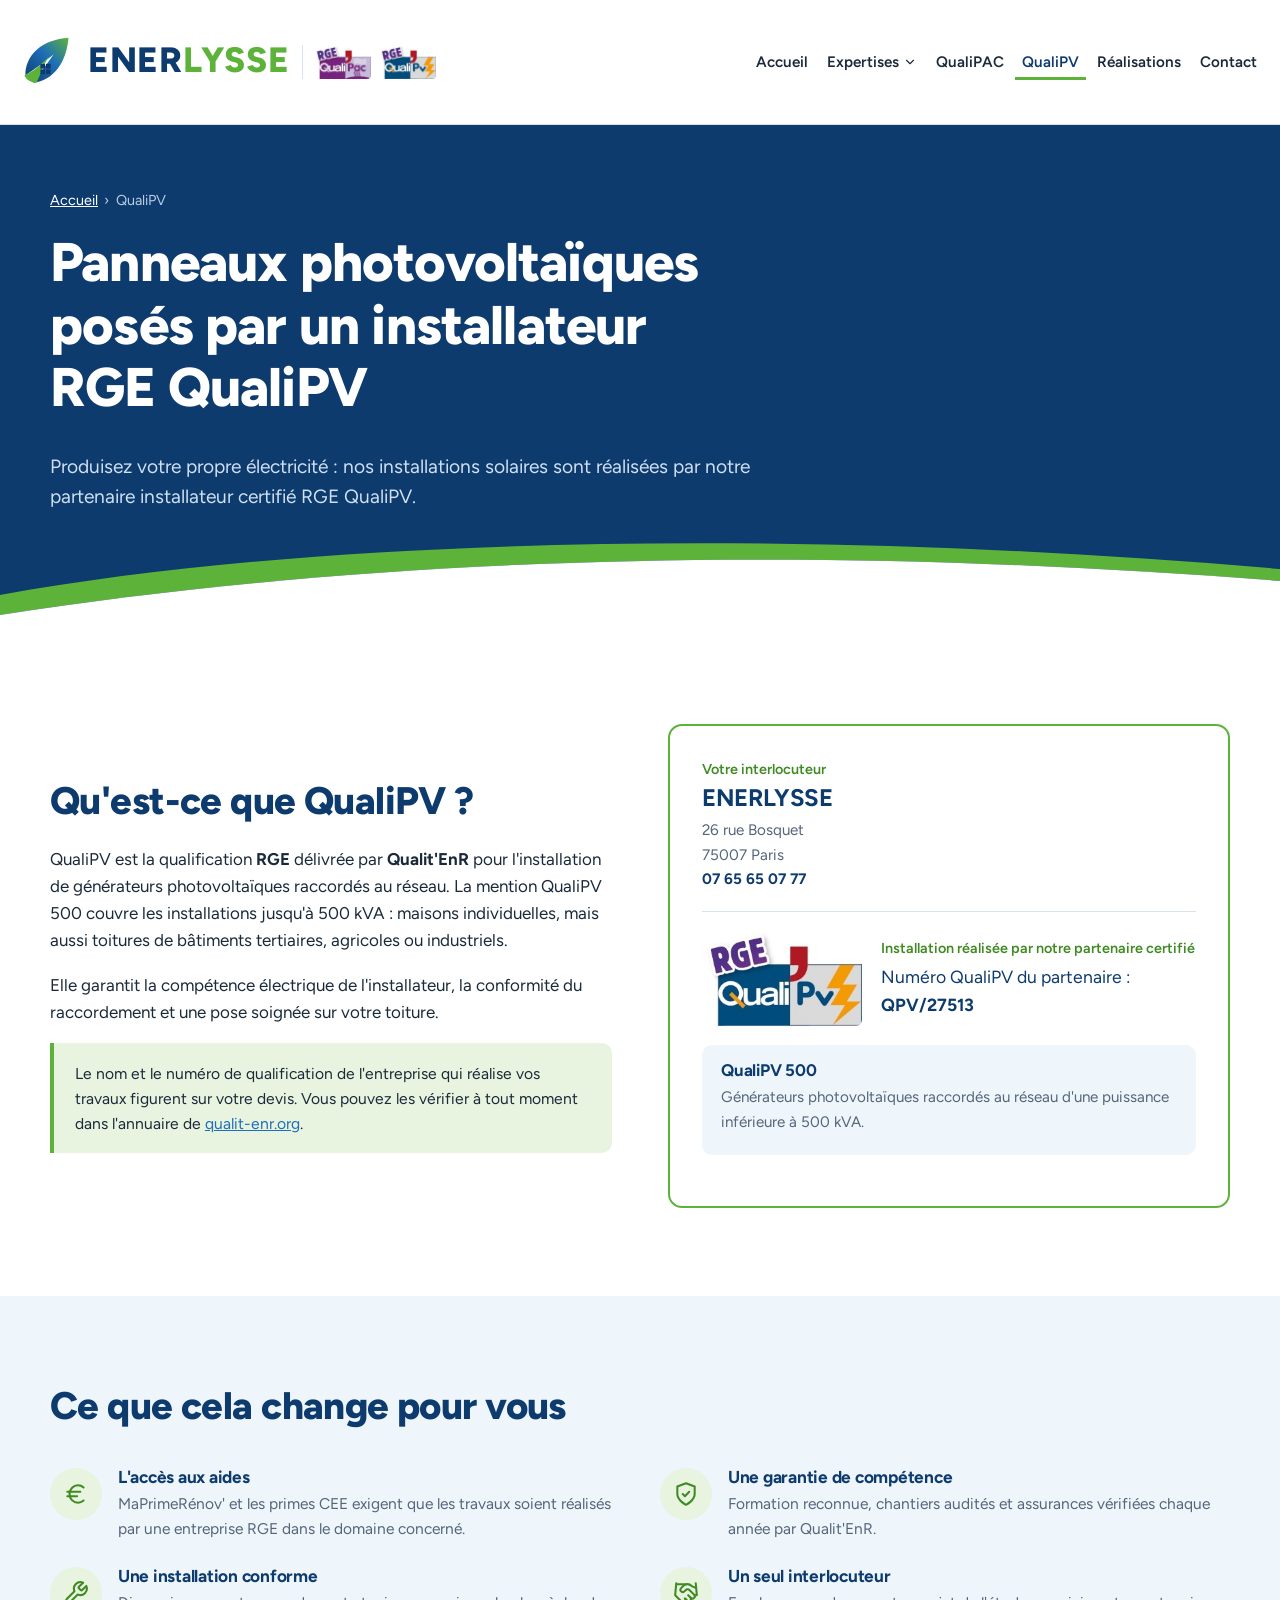
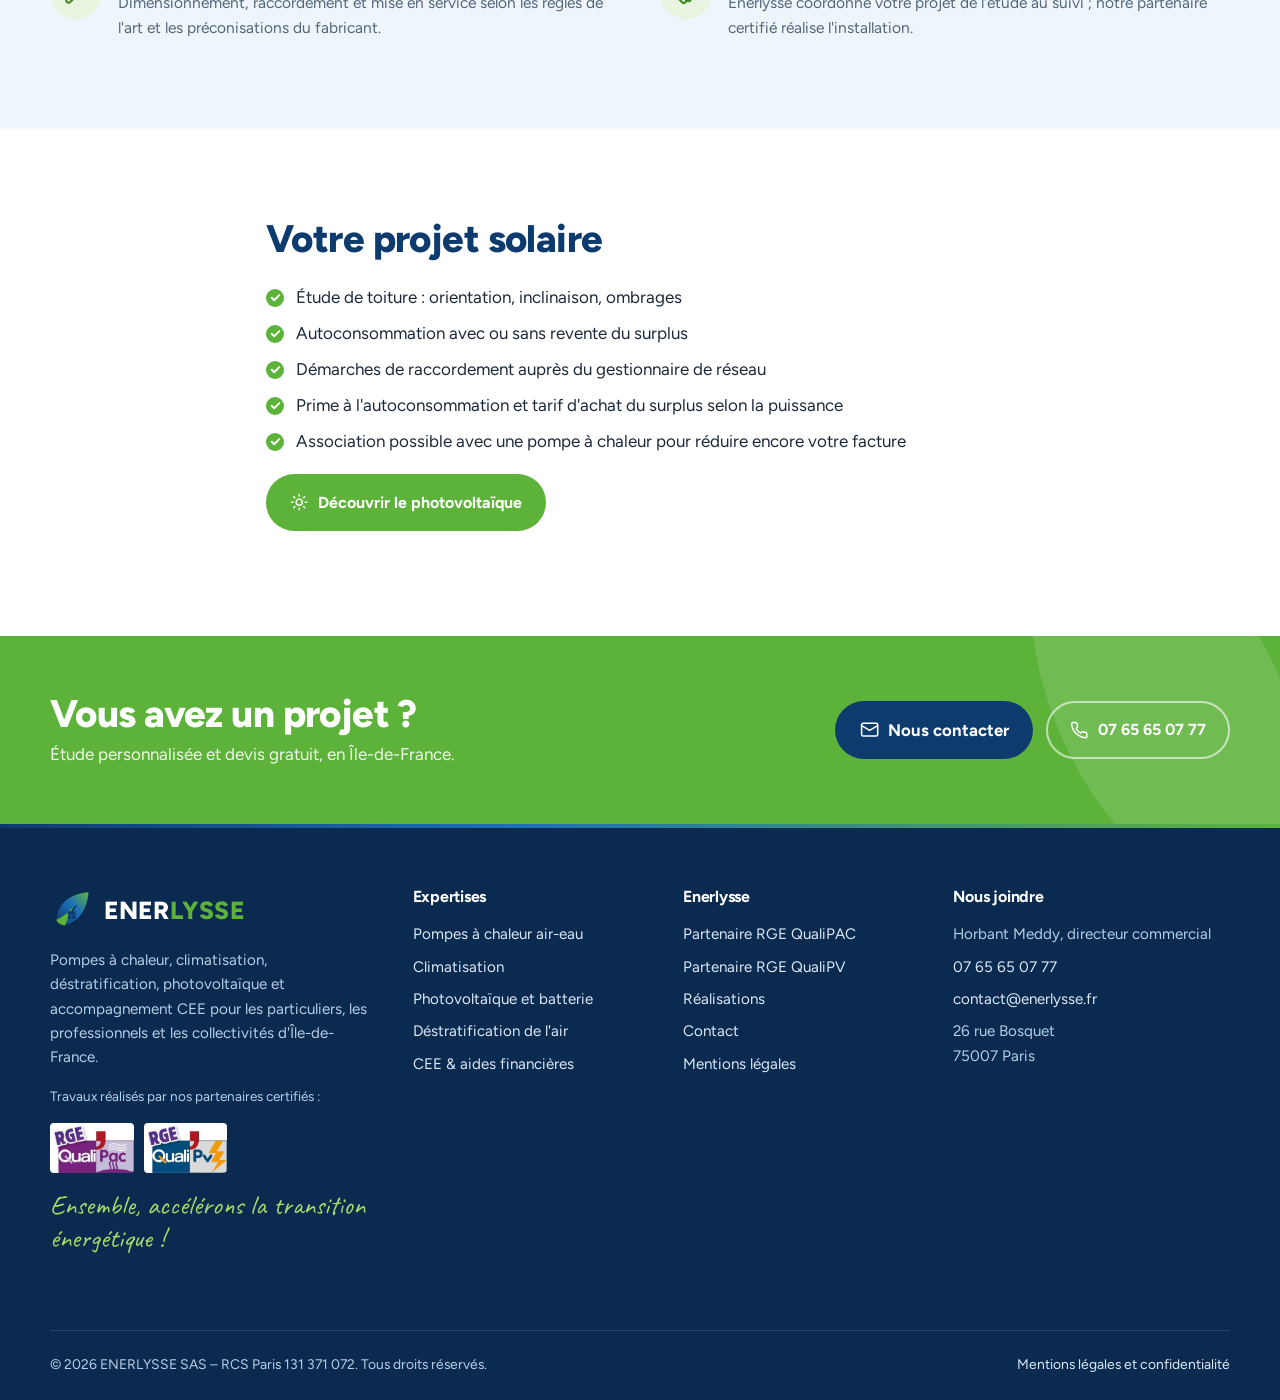
<file: qualipv.html>
<!DOCTYPE html>
<html lang="fr">
<head>
<meta charset="utf-8">
<meta name="viewport" content="width=device-width, initial-scale=1">
<title>Panneaux photovoltaïques par un installateur RGE QualiPV | Enerlysse</title>
<meta name="description" content="Installations photovoltaïques réalisées par un partenaire installateur certifié RGE QualiPV, en Île-de-France.">
<meta property="og:title" content="Panneaux photovoltaïques par un installateur RGE QualiPV | Enerlysse">
<meta property="og:description" content="Installations photovoltaïques réalisées par un partenaire installateur certifié RGE QualiPV, en Île-de-France.">
<meta property="og:type" content="website">
<meta property="og:locale" content="fr_FR">
<meta name="theme-color" content="#0E3B6E">
<link rel="icon" href="assets/img/favicon.svg" type="image/svg+xml">
<link rel="preconnect" href="https://fonts.googleapis.com">
<link rel="preconnect" href="https://fonts.gstatic.com" crossorigin>
<link href="https://fonts.googleapis.com/css2?family=Caveat:wght@600&family=Figtree:wght@400;500;600;700;800&display=swap" rel="stylesheet">
<link rel="stylesheet" href="assets/css/style.css?v=2026100805">
</head>
<body>
<a class="skip-link" href="#contenu">Aller au contenu</a>
<header class="site-header">
  <div class="wrap header-inner">
    <a class="brand" href="index.html" aria-label="Enerlysse, retour à l'accueil">
      <img src="assets/img/logo.svg" alt="" width="44" height="44">
      <span><span class="brand-name">ENER<span>LYSSE</span></span><span class="brand-tag">Énergies d'aujourd'hui pour un avenir durable</span></span>
    </a>
    <div class="header-rge" aria-label="Nos partenaires installateurs certifiés RGE">
      <span class="header-rge-label">Partenaires<br>certifiés</span>
      <a href="qualipac.html" title="Partenaire certifié RGE QualiPAC"><img src="assets/img/rge-qualipac.jpg" alt="RGE QualiPAC" width="67" height="40"></a>
      <a href="qualipv.html" title="Partenaire certifié RGE QualiPV"><img src="assets/img/rge-qualipv.jpg" alt="RGE QualiPV" width="67" height="40"></a>
    </div>
    <nav class="main-nav" id="main-nav" aria-label="Navigation principale">
      <ul>
        <li><a href="index.html">Accueil</a></li><li class="has-sub"><button type="button" aria-expanded="false" aria-controls="sub-expertises">Expertises <svg class="chev" viewBox="0 0 24 24" fill="none" stroke="currentColor" stroke-width="1.9" stroke-linecap="round" stroke-linejoin="round" aria-hidden="true"><path d="m6 9 6 6 6-6"/></svg></button><ul class="submenu" id="sub-expertises"><li><a href="pompes-a-chaleur.html">Pompes à chaleur<small>Chauffage et eau chaude</small></a></li><li><a href="climatisation.html">Climatisation<small>Réversible, murale, cassette, gainable</small></a></li><li><a href="photovoltaique.html">Photovoltaïque<small>Production, autoconsommation, batterie</small></a></li><li><a href="destratification.html">Déstratification de l'air<small>Grands volumes, entrepôts, gymnases</small></a></li><li><a href="cee-aides.html">CEE & aides financières<small>MaPrimeRénov', primes CEE</small></a></li></ul></li><li><a href="qualipac.html">QualiPAC</a></li><li><a href="qualipv.html" aria-current="page">QualiPV</a></li><li><a href="realisations.html">Réalisations</a></li><li><a href="contact.html">Contact</a></li>
      </ul>
      <div class="nav-mobile-cta"><a class="btn btn-green" href="tel:+33765650777"><svg viewBox="0 0 24 24" fill="none" stroke="currentColor" stroke-width="1.9" stroke-linecap="round" stroke-linejoin="round" aria-hidden="true"><path d="M22 16.9v3a2 2 0 0 1-2.2 2 19.8 19.8 0 0 1-8.6-3.1 19.5 19.5 0 0 1-6-6A19.8 19.8 0 0 1 2.1 4.2 2 2 0 0 1 4.1 2h3a2 2 0 0 1 2 1.7c.1.9.4 1.8.7 2.7a2 2 0 0 1-.5 2.1L8 9.8a16 16 0 0 0 6 6l1.3-1.3a2 2 0 0 1 2.1-.4c.9.3 1.8.6 2.7.7a2 2 0 0 1 1.7 2Z"/></svg> 07 65 65 07 77</a></div>
    </nav>
    <a class="header-phone" href="tel:+33765650777"><svg viewBox="0 0 24 24" fill="none" stroke="currentColor" stroke-width="1.9" stroke-linecap="round" stroke-linejoin="round" aria-hidden="true"><path d="M22 16.9v3a2 2 0 0 1-2.2 2 19.8 19.8 0 0 1-8.6-3.1 19.5 19.5 0 0 1-6-6A19.8 19.8 0 0 1 2.1 4.2 2 2 0 0 1 4.1 2h3a2 2 0 0 1 2 1.7c.1.9.4 1.8.7 2.7a2 2 0 0 1-.5 2.1L8 9.8a16 16 0 0 0 6 6l1.3-1.3a2 2 0 0 1 2.1-.4c.9.3 1.8.6 2.7.7a2 2 0 0 1 1.7 2Z"/></svg> 07 65 65 07 77</a>
    <button class="nav-toggle" type="button" aria-expanded="false" aria-controls="main-nav" aria-label="Ouvrir le menu"><svg viewBox="0 0 24 24" fill="none" stroke="currentColor" stroke-width="1.9" stroke-linecap="round" stroke-linejoin="round" aria-hidden="true"><path d="M4 6h16M4 12h16M4 18h16"/></svg></button>
  </div>
</header>
<main id="contenu">
<section class="page-hero">
  <div class="wrap">
    <nav class="breadcrumb" aria-label="Fil d'Ariane"><a href="index.html">Accueil</a><span aria-hidden="true">›</span>QualiPV</nav>
    <h1>Panneaux photovoltaïques posés par un installateur RGE QualiPV</h1>
    <p class="lead">Produisez votre propre électricité : nos installations solaires sont réalisées par notre partenaire installateur certifié RGE QualiPV.</p>
  </div>
  <svg class="hero-swoosh" viewBox="0 0 1440 120" preserveAspectRatio="none" aria-hidden="true">
    <path d="M0 78 C 360 20, 900 10, 1440 52 L1440 64 C 900 26, 420 40, 0 98 Z" fill="#5DB33A"/>
    <path d="M0 98 C 420 40, 900 26, 1440 64 L1440 120 L0 120 Z" fill="#fff"/>
  </svg>
</section>
<section class="section">
  <div class="wrap split">
    <div>
      <h2>Qu'est-ce que QualiPV&nbsp;?</h2>
      <p>QualiPV est la qualification <strong>RGE</strong> délivrée par <strong>Qualit'EnR</strong> pour l'installation de générateurs photovoltaïques raccordés au réseau. La mention QualiPV 500 couvre les installations jusqu'à 500 kVA : maisons individuelles, mais aussi toitures de bâtiments tertiaires, agricoles ou industriels.</p><p>Elle garantit la compétence électrique de l'installateur, la conformité du raccordement et une pose soignée sur votre toiture.</p>
      <div class="note">Le nom et le numéro de qualification de l'entreprise qui réalise vos travaux figurent sur votre devis. Vous pouvez les vérifier à tout moment dans l'annuaire de <a href="https://www.qualit-enr.org" target="_blank" rel="noopener">qualit-enr.org</a>.</div>
    </div>
    <article class="partner-card">
      <p class="partner-kicker">Votre interlocuteur</p>
      <h3>ENERLYSSE</h3>
      <p class="partner-meta">26 rue Bosquet<br>75007 Paris<br><a href="tel:+33765650777">07 65 65 07 77</a></p>
      <div class="partner-install">
        <img src="assets/img/rge-qualipv.jpg" alt="Logo RGE QualiPV" width="160" height="95">
        <div>
          <p class="partner-kicker">Installation réalisée par notre partenaire certifié</p>
          <p class="partner-num">Numéro QualiPV du partenaire : <strong>QPV/27513</strong></p>
        </div>
      </div>
      <div class="qual"><h4>QualiPV 500</h4><p>Générateurs photovoltaïques raccordés au réseau d'une puissance inférieure à 500 kVA.</p></div>
    </article>
  </div>
</section>

<section class="section section-sky">
  <div class="wrap">
    <div class="section-head"><h2>Ce que cela change pour vous</h2></div>
    <div class="reasons">
      <div class="reason"><span class="ico"><svg viewBox="0 0 24 24" fill="none" stroke="currentColor" stroke-width="1.9" stroke-linecap="round" stroke-linejoin="round" aria-hidden="true"><path d="M4 10h12M4 14h9"/><path d="M19 6a7.7 7.7 0 0 0-5.2-2A7.9 7.9 0 0 0 6 12c0 4.4 3.5 8 7.8 8 2 0 3.8-.8 5.2-2"/></svg></span><div><h3>L'accès aux aides</h3><p>MaPrimeRénov' et les primes CEE exigent que les travaux soient réalisés par une entreprise RGE dans le domaine concerné.</p></div></div>
      <div class="reason"><span class="ico"><svg viewBox="0 0 24 24" fill="none" stroke="currentColor" stroke-width="1.9" stroke-linecap="round" stroke-linejoin="round" aria-hidden="true"><path d="M12 22s8-4 8-10V5l-8-3-8 3v7c0 6 8 10 8 10Z"/><path d="m9 12 2 2 4-4"/></svg></span><div><h3>Une garantie de compétence</h3><p>Formation reconnue, chantiers audités et assurances vérifiées chaque année par Qualit'EnR.</p></div></div>
      <div class="reason"><span class="ico"><svg viewBox="0 0 24 24" fill="none" stroke="currentColor" stroke-width="1.9" stroke-linecap="round" stroke-linejoin="round" aria-hidden="true"><path d="M14.7 6.3a1 1 0 0 0 0 1.4l1.6 1.6a1 1 0 0 0 1.4 0l3.8-3.8a6 6 0 0 1-7.9 7.9l-6.9 6.9a2.1 2.1 0 0 1-3-3l6.9-6.9a6 6 0 0 1 7.9-7.9Z"/></svg></span><div><h3>Une installation conforme</h3><p>Dimensionnement, raccordement et mise en service selon les règles de l'art et les préconisations du fabricant.</p></div></div>
      <div class="reason"><span class="ico"><svg viewBox="0 0 24 24" fill="none" stroke="currentColor" stroke-width="1.9" stroke-linecap="round" stroke-linejoin="round" aria-hidden="true"><path d="m11 17 2 2a1 1 0 1 0 3-3"/><path d="m14 14 2.5 2.5a1 1 0 1 0 3-3l-3.9-3.9a3 3 0 0 0-4.2 0l-.9.9a1 1 0 1 1-3-3l2.8-2.8a5.8 5.8 0 0 1 7 .9L21 7.3"/><path d="m21 3 1 11h-2M3 3 2 14l6.5 6.5a1 1 0 1 0 3-3M3 4h8"/></svg></span><div><h3>Un seul interlocuteur</h3><p>Enerlysse coordonne votre projet de l'étude au suivi ; notre partenaire certifié réalise l'installation.</p></div></div>
    </div>
  </div>
</section>

<section class="section">
  <div class="wrap narrow">
    <h2>Votre projet solaire</h2>
    <ul class="checks"><li>Étude de toiture : orientation, inclinaison, ombrages</li><li>Autoconsommation avec ou sans revente du surplus</li><li>Démarches de raccordement auprès du gestionnaire de réseau</li><li>Prime à l'autoconsommation et tarif d'achat du surplus selon la puissance</li><li>Association possible avec une pompe à chaleur pour réduire encore votre facture</li></ul>
    <p><a class="btn btn-green" href="photovoltaique.html"><svg viewBox="0 0 24 24" fill="none" stroke="currentColor" stroke-width="1.9" stroke-linecap="round" stroke-linejoin="round" aria-hidden="true"><circle cx="12" cy="12" r="4"/><path d="M12 2v2M12 20v2M4.9 4.9l1.4 1.4M17.7 17.7l1.4 1.4M2 12h2M20 12h2M4.9 19.1l1.4-1.4M17.7 6.3l1.4-1.4"/></svg> Découvrir le photovoltaïque</a></p>
  </div>
</section>

<section class="cta-band">
  <div class="wrap cta-inner">
    <div>
      <h2>Vous avez un projet&nbsp;?</h2>
      <p>Étude personnalisée et devis gratuit, en Île-de-France.</p>
    </div>
    <div style="display:flex;gap:.8rem;flex-wrap:wrap">
      <a class="btn btn-navy" href="contact.html"><svg viewBox="0 0 24 24" fill="none" stroke="currentColor" stroke-width="1.9" stroke-linecap="round" stroke-linejoin="round" aria-hidden="true"><rect x="2" y="4" width="20" height="16" rx="2"/><path d="m22 7-10 6L2 7"/></svg> Nous contacter</a>
      <a class="btn btn-ghost" href="tel:+33765650777"><svg viewBox="0 0 24 24" fill="none" stroke="currentColor" stroke-width="1.9" stroke-linecap="round" stroke-linejoin="round" aria-hidden="true"><path d="M22 16.9v3a2 2 0 0 1-2.2 2 19.8 19.8 0 0 1-8.6-3.1 19.5 19.5 0 0 1-6-6A19.8 19.8 0 0 1 2.1 4.2 2 2 0 0 1 4.1 2h3a2 2 0 0 1 2 1.7c.1.9.4 1.8.7 2.7a2 2 0 0 1-.5 2.1L8 9.8a16 16 0 0 0 6 6l1.3-1.3a2 2 0 0 1 2.1-.4c.9.3 1.8.6 2.7.7a2 2 0 0 1 1.7 2Z"/></svg> 07 65 65 07 77</a>
    </div>
  </div>
</section>
</main>
<footer class="site-footer">
  <div class="wrap">
    <div class="footer-grid">
      <div>
        <a class="brand" href="index.html"><img src="assets/img/logo.svg" alt="" width="40" height="40"><span class="brand-name">ENER<span>LYSSE</span></span></a>
        <p style="margin-top:1rem">Pompes à chaleur, climatisation, déstratification, photovoltaïque et accompagnement CEE pour les particuliers, les professionnels et les collectivités d'Île-de-France.</p>
        <p class="footer-rge-note">Travaux réalisés par nos partenaires certifiés :</p><div class="footer-certs"><a href="qualipac.html"><img src="assets/img/rge-qualipac.jpg" alt="RGE QualiPAC" width="84" height="50"></a><a href="qualipv.html"><img src="assets/img/rge-qualipv.jpg" alt="RGE QualiPV" width="84" height="50"></a></div>
        <p class="script">Ensemble, accélérons la transition énergétique&nbsp;!</p>
      </div>
      <div>
        <h3>Expertises</h3>
        <ul>
          <li><a href="pompes-a-chaleur.html">Pompes à chaleur air-eau</a></li>
          <li><a href="climatisation.html">Climatisation</a></li>
          <li><a href="photovoltaique.html">Photovoltaïque et batterie</a></li>
          <li><a href="destratification.html">Déstratification de l'air</a></li>
          <li><a href="cee-aides.html">CEE & aides financières</a></li>
        </ul>
      </div>
      <div>
        <h3>Enerlysse</h3>
        <ul>
          <li><a href="qualipac.html">Partenaire RGE QualiPAC</a></li>
          <li><a href="qualipv.html">Partenaire RGE QualiPV</a></li>
          <li><a href="realisations.html">Réalisations</a></li>
          <li><a href="contact.html">Contact</a></li>
          <li><a href="mentions-legales.html">Mentions légales</a></li>
        </ul>
      </div>
      <div>
        <h3>Nous joindre</h3>
        <ul>
          <li>Horbant Meddy, directeur commercial</li>
          <li><a href="tel:+33765650777">07 65 65 07 77</a></li>
          <li><a href="mailto:contact@enerlysse.fr">contact@enerlysse.fr</a></li>
          <li>26 rue Bosquet<br>75007 Paris</li>
        </ul>
      </div>
    </div>
    <div class="footer-bottom">
      <span>© <span id="year">2026</span> ENERLYSSE SAS – RCS Paris 131 371 072. Tous droits réservés.</span>
      <a href="mentions-legales.html">Mentions légales et confidentialité</a>
    </div>
  </div>
</footer>
<script src="assets/js/main.js?v=2026100801"></script>
</body>
</html>
</file>
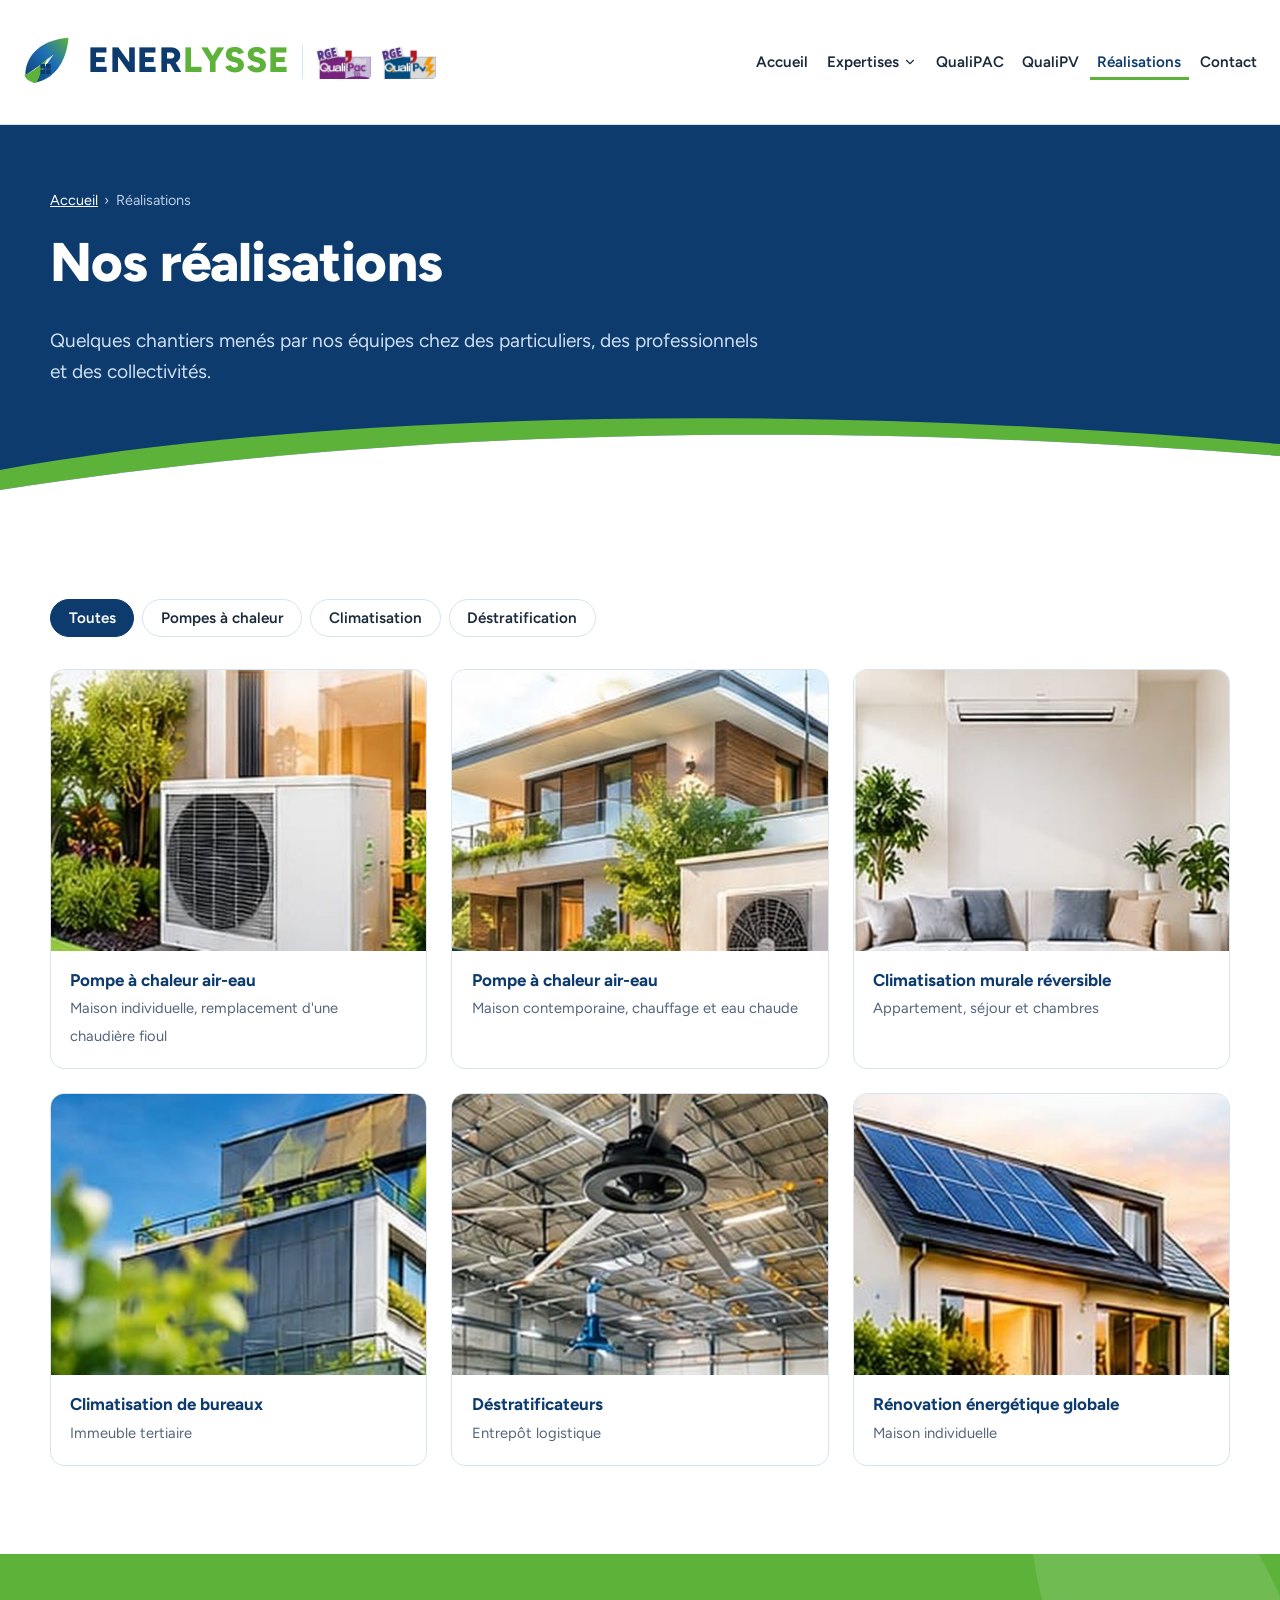
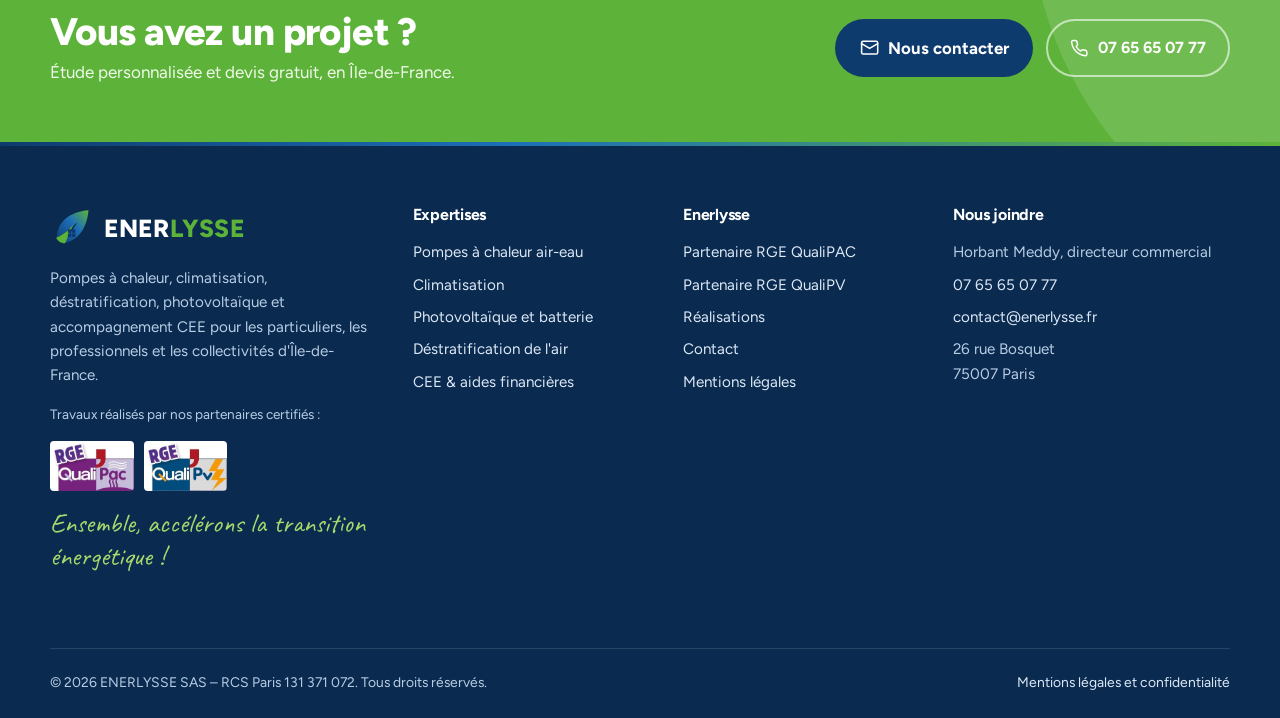
<file: realisations.html>
<!DOCTYPE html>
<html lang="fr">
<head>
<meta charset="utf-8">
<meta name="viewport" content="width=device-width, initial-scale=1">
<title>Nos réalisations | Enerlysse</title>
<meta name="description" content="Découvrez les chantiers Enerlysse : pompes à chaleur, climatisation et déstratification en Île-de-France.">
<meta property="og:title" content="Nos réalisations | Enerlysse">
<meta property="og:description" content="Découvrez les chantiers Enerlysse : pompes à chaleur, climatisation et déstratification en Île-de-France.">
<meta property="og:type" content="website">
<meta property="og:locale" content="fr_FR">
<meta name="theme-color" content="#0E3B6E">
<link rel="icon" href="assets/img/favicon.svg" type="image/svg+xml">
<link rel="preconnect" href="https://fonts.googleapis.com">
<link rel="preconnect" href="https://fonts.gstatic.com" crossorigin>
<link href="https://fonts.googleapis.com/css2?family=Caveat:wght@600&family=Figtree:wght@400;500;600;700;800&display=swap" rel="stylesheet">
<link rel="stylesheet" href="assets/css/style.css?v=2026100805">
</head>
<body>
<a class="skip-link" href="#contenu">Aller au contenu</a>
<header class="site-header">
  <div class="wrap header-inner">
    <a class="brand" href="index.html" aria-label="Enerlysse, retour à l'accueil">
      <img src="assets/img/logo.svg" alt="" width="44" height="44">
      <span><span class="brand-name">ENER<span>LYSSE</span></span><span class="brand-tag">Énergies d'aujourd'hui pour un avenir durable</span></span>
    </a>
    <div class="header-rge" aria-label="Nos partenaires installateurs certifiés RGE">
      <span class="header-rge-label">Partenaires<br>certifiés</span>
      <a href="qualipac.html" title="Partenaire certifié RGE QualiPAC"><img src="assets/img/rge-qualipac.jpg" alt="RGE QualiPAC" width="67" height="40"></a>
      <a href="qualipv.html" title="Partenaire certifié RGE QualiPV"><img src="assets/img/rge-qualipv.jpg" alt="RGE QualiPV" width="67" height="40"></a>
    </div>
    <nav class="main-nav" id="main-nav" aria-label="Navigation principale">
      <ul>
        <li><a href="index.html">Accueil</a></li><li class="has-sub"><button type="button" aria-expanded="false" aria-controls="sub-expertises">Expertises <svg class="chev" viewBox="0 0 24 24" fill="none" stroke="currentColor" stroke-width="1.9" stroke-linecap="round" stroke-linejoin="round" aria-hidden="true"><path d="m6 9 6 6 6-6"/></svg></button><ul class="submenu" id="sub-expertises"><li><a href="pompes-a-chaleur.html">Pompes à chaleur<small>Chauffage et eau chaude</small></a></li><li><a href="climatisation.html">Climatisation<small>Réversible, murale, cassette, gainable</small></a></li><li><a href="photovoltaique.html">Photovoltaïque<small>Production, autoconsommation, batterie</small></a></li><li><a href="destratification.html">Déstratification de l'air<small>Grands volumes, entrepôts, gymnases</small></a></li><li><a href="cee-aides.html">CEE & aides financières<small>MaPrimeRénov', primes CEE</small></a></li></ul></li><li><a href="qualipac.html">QualiPAC</a></li><li><a href="qualipv.html">QualiPV</a></li><li><a href="realisations.html" aria-current="page">Réalisations</a></li><li><a href="contact.html">Contact</a></li>
      </ul>
      <div class="nav-mobile-cta"><a class="btn btn-green" href="tel:+33765650777"><svg viewBox="0 0 24 24" fill="none" stroke="currentColor" stroke-width="1.9" stroke-linecap="round" stroke-linejoin="round" aria-hidden="true"><path d="M22 16.9v3a2 2 0 0 1-2.2 2 19.8 19.8 0 0 1-8.6-3.1 19.5 19.5 0 0 1-6-6A19.8 19.8 0 0 1 2.1 4.2 2 2 0 0 1 4.1 2h3a2 2 0 0 1 2 1.7c.1.9.4 1.8.7 2.7a2 2 0 0 1-.5 2.1L8 9.8a16 16 0 0 0 6 6l1.3-1.3a2 2 0 0 1 2.1-.4c.9.3 1.8.6 2.7.7a2 2 0 0 1 1.7 2Z"/></svg> 07 65 65 07 77</a></div>
    </nav>
    <a class="header-phone" href="tel:+33765650777"><svg viewBox="0 0 24 24" fill="none" stroke="currentColor" stroke-width="1.9" stroke-linecap="round" stroke-linejoin="round" aria-hidden="true"><path d="M22 16.9v3a2 2 0 0 1-2.2 2 19.8 19.8 0 0 1-8.6-3.1 19.5 19.5 0 0 1-6-6A19.8 19.8 0 0 1 2.1 4.2 2 2 0 0 1 4.1 2h3a2 2 0 0 1 2 1.7c.1.9.4 1.8.7 2.7a2 2 0 0 1-.5 2.1L8 9.8a16 16 0 0 0 6 6l1.3-1.3a2 2 0 0 1 2.1-.4c.9.3 1.8.6 2.7.7a2 2 0 0 1 1.7 2Z"/></svg> 07 65 65 07 77</a>
    <button class="nav-toggle" type="button" aria-expanded="false" aria-controls="main-nav" aria-label="Ouvrir le menu"><svg viewBox="0 0 24 24" fill="none" stroke="currentColor" stroke-width="1.9" stroke-linecap="round" stroke-linejoin="round" aria-hidden="true"><path d="M4 6h16M4 12h16M4 18h16"/></svg></button>
  </div>
</header>
<main id="contenu">
<section class="page-hero">
  <div class="wrap">
    <nav class="breadcrumb" aria-label="Fil d'Ariane"><a href="index.html">Accueil</a><span aria-hidden="true">›</span>Réalisations</nav>
    <h1>Nos réalisations</h1>
    <p class="lead">Quelques chantiers menés par nos équipes chez des particuliers, des professionnels et des collectivités.</p>
  </div>
  <svg class="hero-swoosh" viewBox="0 0 1440 120" preserveAspectRatio="none" aria-hidden="true">
    <path d="M0 78 C 360 20, 900 10, 1440 52 L1440 64 C 900 26, 420 40, 0 98 Z" fill="#5DB33A"/>
    <path d="M0 98 C 420 40, 900 26, 1440 64 L1440 120 L0 120 Z" fill="#fff"/>
  </svg>
</section>
<section class="section">
  <div class="wrap">
    <!-- Remplacez ces exemples par vos chantiers réels : photo dans assets/img/, titre et lieu dans la légende. -->
    <div class="filters" role="group" aria-label="Filtrer les réalisations">
      <button type="button" data-filter="all" aria-pressed="true">Toutes</button>
      <button type="button" data-filter="pac" aria-pressed="false">Pompes à chaleur</button>
      <button type="button" data-filter="clim" aria-pressed="false">Climatisation</button>
      <button type="button" data-filter="destrat" aria-pressed="false">Déstratification</button>
    </div>
    <div class="gallery"><figure class="project" data-cat="pac"><img src="https://images.unsplash.com/photo-1776860150305-108ed577d7d4?auto=format&amp;fit=crop&amp;w=1200&amp;q=80" onerror="this.onerror=null;this.src='assets/img/pac-unite.jpg'" alt="Pompe à chaleur air-eau" loading="lazy"><figcaption><strong>Pompe à chaleur air-eau</strong><span>Maison individuelle, remplacement d'une chaudière fioul</span></figcaption></figure><figure class="project" data-cat="pac"><img src="https://images.unsplash.com/photo-1776860155275-eee24bfb1dee?auto=format&amp;fit=crop&amp;w=1200&amp;q=80" onerror="this.onerror=null;this.src='assets/img/maison-pac.jpg'" alt="Pompe à chaleur air-eau" loading="lazy"><figcaption><strong>Pompe à chaleur air-eau</strong><span>Maison contemporaine, chauffage et eau chaude</span></figcaption></figure><figure class="project" data-cat="clim"><img src="https://images.unsplash.com/photo-1761330440311-16e160cad236?auto=format&amp;fit=crop&amp;w=1200&amp;q=80" onerror="this.onerror=null;this.src='assets/img/clim-salon.jpg'" alt="Climatisation murale réversible" loading="lazy"><figcaption><strong>Climatisation murale réversible</strong><span>Appartement, séjour et chambres</span></figcaption></figure><figure class="project" data-cat="clim"><img src="https://images.unsplash.com/photo-1576731753569-3e93a228048c?auto=format&amp;fit=crop&amp;w=1200&amp;q=80" onerror="this.onerror=null;this.src='assets/img/batiment.jpg'" alt="Climatisation de bureaux" loading="lazy"><figcaption><strong>Climatisation de bureaux</strong><span>Immeuble tertiaire</span></figcaption></figure><figure class="project" data-cat="destrat"><img src="assets/img/destrat-entrepot.jpg" alt="Déstratificateurs" loading="lazy"><figcaption><strong>Déstratificateurs</strong><span>Entrepôt logistique</span></figcaption></figure><figure class="project" data-cat="pac"><img src="https://images.unsplash.com/photo-1730807908064-c087959dd52c?auto=format&amp;fit=crop&amp;w=1200&amp;q=80" onerror="this.onerror=null;this.src='assets/img/maison-solaire.jpg'" alt="Rénovation énergétique globale" loading="lazy"><figcaption><strong>Rénovation énergétique globale</strong><span>Maison individuelle</span></figcaption></figure></div>
  </div>
</section>
<section class="cta-band">
  <div class="wrap cta-inner">
    <div>
      <h2>Vous avez un projet&nbsp;?</h2>
      <p>Étude personnalisée et devis gratuit, en Île-de-France.</p>
    </div>
    <div style="display:flex;gap:.8rem;flex-wrap:wrap">
      <a class="btn btn-navy" href="contact.html"><svg viewBox="0 0 24 24" fill="none" stroke="currentColor" stroke-width="1.9" stroke-linecap="round" stroke-linejoin="round" aria-hidden="true"><rect x="2" y="4" width="20" height="16" rx="2"/><path d="m22 7-10 6L2 7"/></svg> Nous contacter</a>
      <a class="btn btn-ghost" href="tel:+33765650777"><svg viewBox="0 0 24 24" fill="none" stroke="currentColor" stroke-width="1.9" stroke-linecap="round" stroke-linejoin="round" aria-hidden="true"><path d="M22 16.9v3a2 2 0 0 1-2.2 2 19.8 19.8 0 0 1-8.6-3.1 19.5 19.5 0 0 1-6-6A19.8 19.8 0 0 1 2.1 4.2 2 2 0 0 1 4.1 2h3a2 2 0 0 1 2 1.7c.1.9.4 1.8.7 2.7a2 2 0 0 1-.5 2.1L8 9.8a16 16 0 0 0 6 6l1.3-1.3a2 2 0 0 1 2.1-.4c.9.3 1.8.6 2.7.7a2 2 0 0 1 1.7 2Z"/></svg> 07 65 65 07 77</a>
    </div>
  </div>
</section>
</main>
<footer class="site-footer">
  <div class="wrap">
    <div class="footer-grid">
      <div>
        <a class="brand" href="index.html"><img src="assets/img/logo.svg" alt="" width="40" height="40"><span class="brand-name">ENER<span>LYSSE</span></span></a>
        <p style="margin-top:1rem">Pompes à chaleur, climatisation, déstratification, photovoltaïque et accompagnement CEE pour les particuliers, les professionnels et les collectivités d'Île-de-France.</p>
        <p class="footer-rge-note">Travaux réalisés par nos partenaires certifiés :</p><div class="footer-certs"><a href="qualipac.html"><img src="assets/img/rge-qualipac.jpg" alt="RGE QualiPAC" width="84" height="50"></a><a href="qualipv.html"><img src="assets/img/rge-qualipv.jpg" alt="RGE QualiPV" width="84" height="50"></a></div>
        <p class="script">Ensemble, accélérons la transition énergétique&nbsp;!</p>
      </div>
      <div>
        <h3>Expertises</h3>
        <ul>
          <li><a href="pompes-a-chaleur.html">Pompes à chaleur air-eau</a></li>
          <li><a href="climatisation.html">Climatisation</a></li>
          <li><a href="photovoltaique.html">Photovoltaïque et batterie</a></li>
          <li><a href="destratification.html">Déstratification de l'air</a></li>
          <li><a href="cee-aides.html">CEE & aides financières</a></li>
        </ul>
      </div>
      <div>
        <h3>Enerlysse</h3>
        <ul>
          <li><a href="qualipac.html">Partenaire RGE QualiPAC</a></li>
          <li><a href="qualipv.html">Partenaire RGE QualiPV</a></li>
          <li><a href="realisations.html">Réalisations</a></li>
          <li><a href="contact.html">Contact</a></li>
          <li><a href="mentions-legales.html">Mentions légales</a></li>
        </ul>
      </div>
      <div>
        <h3>Nous joindre</h3>
        <ul>
          <li>Horbant Meddy, directeur commercial</li>
          <li><a href="tel:+33765650777">07 65 65 07 77</a></li>
          <li><a href="mailto:contact@enerlysse.fr">contact@enerlysse.fr</a></li>
          <li>26 rue Bosquet<br>75007 Paris</li>
        </ul>
      </div>
    </div>
    <div class="footer-bottom">
      <span>© <span id="year">2026</span> ENERLYSSE SAS – RCS Paris 131 371 072. Tous droits réservés.</span>
      <a href="mentions-legales.html">Mentions légales et confidentialité</a>
    </div>
  </div>
</footer>
<script src="assets/js/main.js?v=2026100801"></script>
</body>
</html>
</file>
<file: assets/css/style.css>
/* ==========================================================
   ENERLYSSE — Feuille de style principale
   Couleurs reprises de la plaquette (bleu marine + vert feuille)
   ========================================================== */

:root {
  --navy: #0E3B6E;
  --navy-deep: #0A2A50;
  --blue: #1D6FB8;
  --green: #5DB33A;
  --green-dark: #3F8A22;
  --green-soft: #E8F4DF;
  --sky: #EEF5FB;
  --ink: #1B2A3A;
  --muted: #55657A;
  --line: #D9E3EE;
  --white: #FFFFFF;

  --font: "Figtree", system-ui, -apple-system, "Segoe UI", Roboto, sans-serif;
  --script: "Caveat", "Segoe Script", cursive;

  --wrap: 1180px;
  --radius: 14px;
  --header-h: 76px;
}

*,
*::before,
*::after { box-sizing: border-box; }

html { scroll-behavior: smooth; scroll-padding-top: calc(var(--header-h) + 12px); }
@media (prefers-reduced-motion: reduce) {
  html { scroll-behavior: auto; }
  *, *::before, *::after { animation: none !important; transition: none !important; }
}

body {
  margin: 0;
  font-family: var(--font);
  font-size: 1.0625rem;
  line-height: 1.6;
  color: var(--ink);
  background: var(--white);
  -webkit-font-smoothing: antialiased;
}

img, video { max-width: 100%; display: block; }
a { color: var(--blue); }
a:hover { color: var(--navy); }

:focus-visible { outline: 3px solid var(--green); outline-offset: 3px; border-radius: 4px; }

h1, h2, h3, h4 { line-height: 1.15; margin: 0 0 .6em; color: var(--navy); letter-spacing: -0.015em; }
h1 { font-size: clamp(2.1rem, 4.4vw, 3.4rem); font-weight: 800; }
h2 { font-size: clamp(1.7rem, 3vw, 2.4rem); font-weight: 800; }
h3 { font-size: 1.25rem; font-weight: 700; }
p { margin: 0 0 1em; }

.wrap { width: min(100% - 2.5rem, var(--wrap)); margin-inline: auto; }
.narrow { max-width: 68ch; }
.lead { font-size: 1.2rem; color: var(--muted); max-width: 60ch; }
.script { font-family: var(--script); font-size: 1.9rem; color: var(--navy); line-height: 1.2; }

.skip-link { position: absolute; left: -9999px; top: 0; background: var(--navy); color: #fff; padding: .7rem 1rem; z-index: 200; }
.skip-link:focus { left: 1rem; top: 1rem; }

/* ---------- Boutons ---------- */
.btn {
  display: inline-flex; align-items: center; gap: .55rem;
  padding: .85rem 1.4rem; border-radius: 999px;
  font-weight: 700; font-size: 1rem; text-decoration: none;
  border: 2px solid transparent; cursor: pointer; font-family: inherit;
  transition: background-color .2s, color .2s, border-color .2s;
}
.btn svg { width: 1.15em; height: 1.15em; flex: none; }
.btn-green { background: var(--green); color: #fff; }
.btn-green:hover { background: var(--green-dark); color: #fff; }
.btn-ghost { border-color: rgba(255,255,255,.6); color: #fff; }
.btn-ghost:hover { background: #fff; color: var(--navy); }
.btn-navy { background: var(--navy); color: #fff; }
.btn-navy:hover { background: var(--navy-deep); color: #fff; }

/* ---------- En-tête ---------- */
.site-header {
  position: sticky; top: 0; z-index: 100;
  background: rgba(255,255,255,.97);
  border-bottom: 1px solid var(--line);
  backdrop-filter: saturate(1.4) blur(6px);
}
.header-inner { display: flex; align-items: center; justify-content: space-between; gap: 1.5rem; min-height: var(--header-h); }

.brand { display: flex; align-items: center; gap: .6rem; text-decoration: none; }
.brand img { width: 44px; height: 44px; }
.brand-name { font-size: 1.55rem; font-weight: 800; letter-spacing: .01em; color: var(--navy); line-height: 1; }
.brand-name span { color: var(--green); }
.brand-tag { display: block; font-size: .72rem; font-weight: 500; color: var(--muted); letter-spacing: .02em; margin-top: 3px; }

.main-nav ul { list-style: none; margin: 0; padding: 0; display: flex; align-items: center; gap: .25rem; }
.main-nav a, .main-nav button {
  display: inline-flex; align-items: center; gap: .3rem;
  padding: .6rem .85rem; border-radius: 8px;
  font: 600 .98rem var(--font); color: var(--ink); text-decoration: none;
  background: none; border: 0; cursor: pointer;
}
.main-nav a:hover, .main-nav button:hover { color: var(--navy); background: var(--sky); }
.main-nav a[aria-current="page"], .main-nav .is-current > button { color: var(--navy); box-shadow: inset 0 -3px 0 var(--green); border-radius: 8px 8px 0 0; }
.main-nav .chev { width: 14px; height: 14px; transition: transform .2s; }

.has-sub { position: relative; }
.submenu {
  position: absolute; top: calc(100% + 6px); left: 0; min-width: 290px;
  background: #fff; border: 1px solid var(--line); border-radius: 12px;
  box-shadow: 0 18px 40px -18px rgba(10,42,80,.35);
  padding: .5rem; display: none;
}
.main-nav .submenu { display: none; flex-direction: column; align-items: stretch; gap: 0; }
.has-sub.open > .submenu { display: flex; }
/* Pont invisible entre « Expertises » et la liste : le menu ne se ferme plus en descendant la souris */
.submenu::before { content: ""; position: absolute; left: 0; right: 0; top: -10px; height: 10px; }
.has-sub.open .chev { transform: rotate(180deg); }
.submenu a { display: flex; flex-direction: column; align-items: flex-start; gap: 0; padding: .65rem .8rem; }
.submenu small { font-weight: 500; color: var(--muted); font-size: .82rem; }

.header-phone { display: inline-flex; align-items: center; gap: .5rem; font-weight: 800; color: var(--navy); text-decoration: none; white-space: nowrap; }
.header-phone svg { width: 20px; height: 20px; color: var(--green); }

.nav-toggle { display: none; background: none; border: 0; padding: .5rem; cursor: pointer; color: var(--navy); }
.nav-toggle svg { width: 28px; height: 28px; }

@media (max-width: 1180px) {
  .nav-toggle { display: block; }
  .header-phone { display: none; }
  .main-nav {
    position: fixed; inset: var(--header-h) 0 0 0; background: #fff;
    padding: 1rem 1.25rem 2rem; overflow-y: auto;
    transform: translateX(100%); transition: transform .25s ease; visibility: hidden;
  }
  .main-nav.open { transform: none; visibility: visible; }
  .main-nav ul { flex-direction: column; align-items: stretch; }
  .main-nav a, .main-nav button { width: 100%; justify-content: space-between; padding: .9rem .6rem; font-size: 1.08rem; }
  .main-nav a[aria-current="page"], .main-nav .is-current > button { box-shadow: inset 4px 0 0 var(--green); border-radius: 0; }
  .submenu::before { display: none; }
  .submenu { position: static; box-shadow: none; border: 0; border-left: 2px solid var(--line); border-radius: 0; margin-left: .6rem; padding: 0 0 0 .5rem; min-width: 0; }
  .nav-mobile-cta { display: block !important; margin-top: 1.5rem; }
}
.nav-mobile-cta { display: none; }

/* ---------- Héros (accueil) ---------- */
.hero { position: relative; background: var(--navy); color: #fff; overflow: hidden; }
.hero-grid { display: grid; grid-template-columns: 1.05fr 1fr; min-height: 560px; }
.hero-copy { padding: 4.5rem 3rem 7rem max(1.25rem, calc((100vw - var(--wrap)) / 2)); display: flex; flex-direction: column; justify-content: center; position: relative; z-index: 2; }
.hero h1 { color: #fff; max-width: 15ch; }
.hero .lead { color: #CFE0F2; }
.hero-actions { display: flex; flex-wrap: wrap; gap: .8rem; margin-top: 1.4rem; }
.hero-media { position: relative; }
.hero-media img { width: 100%; height: 100%; object-fit: cover; }
.hero-media::before { content: ""; position: absolute; inset: 0; background: linear-gradient(90deg, var(--navy) 0%, rgba(14,59,110,0) 28%); z-index: 1; }
.hero-swoosh { position: absolute; left: 0; right: 0; bottom: -1px; width: 100%; height: 120px; z-index: 3; pointer-events: none; }

@media (max-width: 860px) {
  .hero-grid { grid-template-columns: 1fr; min-height: 0; }
  .hero-media { order: -1; height: 260px; }
  .hero-media::before { background: linear-gradient(0deg, var(--navy) 0%, rgba(14,59,110,0) 45%); }
  .hero-copy { padding: 1rem 1.25rem 6rem; }
  .hero-swoosh { height: 70px; }
}

/* ---------- Bandeau expertises ---------- */
.expertise-strip { position: relative; z-index: 4; margin-top: -2.5rem; }
.expertise-strip ul { list-style: none; margin: 0; padding: 0; display: grid; grid-template-columns: repeat(5, 1fr); gap: 1px; background: var(--line); border-radius: var(--radius); box-shadow: 0 24px 50px -28px rgba(10,42,80,.45); border: 1px solid var(--line); overflow: hidden; }
.expertise-strip li + li { border-left: 1px solid var(--line); }
.expertise-strip a { display: flex; gap: .9rem; align-items: center; padding: 1.35rem 1.25rem; text-decoration: none; color: var(--ink); height: 100%; transition: background-color .2s; }
.expertise-strip a:hover { background: var(--green-soft); color: var(--ink); }
.expertise-strip strong { display: block; color: var(--navy); font-size: 1.02rem; }
.expertise-strip .sub { font-size: .88rem; color: var(--muted); line-height: 1.35; display: block; }
.ico { flex: none; width: 52px; height: 52px; border-radius: 50%; background: var(--green-soft); color: var(--green-dark); display: grid; place-items: center; }
.ico svg { width: 26px; height: 26px; }
@media (max-width: 860px) {
  .expertise-strip ul { grid-template-columns: 1fr 1fr; }
  .expertise-strip li:nth-child(3) { border-left: 0; }
  .expertise-strip li:nth-child(n+3) { border-top: 1px solid var(--line); }
}
@media (max-width: 520px) {
  .expertise-strip ul { grid-template-columns: 1fr; }
  .expertise-strip li + li { border-left: 0; border-top: 1px solid var(--line); }
}

/* ---------- Sections ---------- */
.section { padding: 5.5rem 0; }
.section-sky { background: var(--sky); }
.section-navy { background: var(--navy); color: #DCE8F5; }
.section-navy h2, .section-navy h3 { color: #fff; }
.section-head { margin-bottom: 2.5rem; }
.section-head p { color: var(--muted); max-width: 62ch; }
.section-navy .section-head p { color: #B8CDE4; }

.split { display: grid; grid-template-columns: 1fr 1fr; gap: 3.5rem; align-items: center; }
.split.reverse > :first-child { order: 2; }
@media (max-width: 860px) { .split { grid-template-columns: 1fr; gap: 2rem; } .split.reverse > :first-child { order: 0; } }

.photo { border-radius: var(--radius); overflow: hidden; aspect-ratio: 4 / 3; background: var(--sky); }
.photo img { width: 100%; height: 100%; object-fit: cover; }

/* Liste à coches */
.checks { list-style: none; padding: 0; margin: 0 0 1.2rem; }
.checks li { position: relative; padding-left: 1.9rem; margin-bottom: .55rem; }
.checks li::before {
  content: ""; position: absolute; left: 0; top: .28em; width: 1.15rem; height: 1.15rem; border-radius: 50%;
  background: var(--green) url("data:image/svg+xml,%3Csvg xmlns='http://www.w3.org/2000/svg' viewBox='0 0 24 24' fill='none' stroke='white' stroke-width='3.5' stroke-linecap='round' stroke-linejoin='round'%3E%3Cpath d='M5 12.5l4.5 4.5L19 7.5'/%3E%3C/svg%3E") center / 70% no-repeat;
}

/* Vidéo de présentation */
.video-frame { position: relative; border-radius: var(--radius); overflow: hidden; background: var(--navy-deep); aspect-ratio: 16 / 9; box-shadow: 0 30px 60px -30px rgba(10,42,80,.6); }
.video-frame video { width: 100%; height: 100%; object-fit: cover; }
.video-fallback { position: absolute; inset: 0; display: none; place-items: center; text-align: center; padding: 1.5rem; color: #fff; background: linear-gradient(0deg, rgba(10,42,80,.88), rgba(10,42,80,.55)), url("../img/batiment.jpg") center / cover; }
.video-frame.no-video .video-fallback { display: grid; }
.video-frame.no-video video { display: none; }
.video-fallback .play { width: 74px; height: 74px; border-radius: 50%; background: var(--green); display: grid; place-items: center; margin: 0 auto 1rem; }
.video-fallback .play svg { width: 30px; height: 30px; margin-left: 4px; }
.video-fallback p { margin: 0; font-weight: 600; }
.video-fallback small { color: #B8CDE4; }

/* Démarche — étapes séquentielles */
.steps { list-style: none; margin: 0; padding: 0; display: grid; grid-template-columns: repeat(5, 1fr); gap: 1.5rem; counter-reset: step; position: relative; }
.steps::before { content: ""; position: absolute; top: 28px; left: 28px; right: calc((100% - 6rem) / 5 - 28px); height: 2px; background: repeating-linear-gradient(90deg, rgba(255,255,255,.35) 0 8px, transparent 8px 14px); }
.steps li { counter-increment: step; position: relative; }
.steps li::before {
  content: counter(step); display: grid; place-items: center; width: 56px; height: 56px; border-radius: 50%;
  background: var(--navy); border: 2px solid var(--green); color: #fff; font-weight: 800; font-size: 1.3rem; margin-bottom: 1rem; position: relative;
}
.steps h3 { font-size: 1.08rem; margin-bottom: .35rem; }
.steps p { font-size: .95rem; margin: 0; }
@media (max-width: 960px) {
  .steps { grid-template-columns: 1fr; gap: 1.25rem; }
  .steps::before { top: 0; bottom: 0; left: 27px; right: auto; width: 2px; height: auto; background: repeating-linear-gradient(180deg, rgba(255,255,255,.35) 0 8px, transparent 8px 14px); }
  .steps li { display: grid; grid-template-columns: 56px 1fr; column-gap: 1.1rem; }
  .steps li::before { grid-row: span 2; margin: 0; }
}

/* Atouts */
.reasons { display: grid; grid-template-columns: repeat(2, 1fr); gap: 1.6rem 2.5rem; }
.reason { display: flex; gap: 1rem; }
.reason h3 { font-size: 1.08rem; margin-bottom: .25rem; }
.reason p { margin: 0; color: var(--muted); font-size: .97rem; }
@media (max-width: 700px) { .reasons { grid-template-columns: 1fr; } }

/* Badge certification */
.cert-card { display: flex; align-items: center; gap: 1.2rem; padding: 1.4rem 1.5rem; border: 2px solid var(--green); border-radius: var(--radius); background: #fff; }
.cert-seal { flex: none; width: 92px; height: 92px; }
.cert-card h3 { margin: 0 0 .2rem; }
.cert-card p { margin: 0; color: var(--muted); font-size: .95rem; }

/* Aides */
.aid-grid { display: grid; grid-template-columns: repeat(3, 1fr); gap: 1.5rem; }
.aid { padding: 1.6rem; background: #fff; border-radius: var(--radius); border-top: 4px solid var(--green); }
.aid h3 { margin-bottom: .4rem; }
.aid p { margin: 0; color: var(--muted); font-size: .97rem; }
@media (max-width: 860px) { .aid-grid { grid-template-columns: 1fr; } }

/* Zone d'intervention */
.zone { position: relative; border-radius: var(--radius); overflow: hidden; color: #fff; }
.zone img { position: absolute; inset: 0; width: 100%; height: 100%; object-fit: cover; }
.zone::after { content: ""; position: absolute; inset: 0; background: linear-gradient(90deg, rgba(10,42,80,.92) 0%, rgba(10,42,80,.6) 55%, rgba(10,42,80,.15) 100%); }
.zone-body { position: relative; z-index: 1; padding: 3.5rem 2.5rem; max-width: 560px; }
.zone h2 { color: #fff; }
.zone p { color: #DCE8F5; }

/* CTA final */
.cta-band { background: var(--green); color: #fff; padding: 3.5rem 0; position: relative; overflow: hidden; }
.cta-band::before { content: ""; position: absolute; right: -80px; top: -120px; width: 380px; height: 380px; border-radius: 0 100% 0 100%; background: rgba(255,255,255,.12); transform: rotate(18deg); }
.cta-inner { display: flex; align-items: center; justify-content: space-between; gap: 2rem; flex-wrap: wrap; position: relative; }
.cta-band h2 { color: #fff; margin: 0 0 .3rem; }
.cta-band p { margin: 0; color: #F1FAEA; }
.cta-band .btn-navy { font-size: 1.05rem; }

/* ---------- En-tête de page intérieure ---------- */
.page-hero { position: relative; background: var(--navy); color: #fff; padding: 4rem 0 6.5rem; overflow: hidden; }
.page-hero.has-img { background-color: var(--navy); background-position: center; background-size: cover; }
.page-hero.has-img::before { content: ""; position: absolute; inset: 0; background: linear-gradient(90deg, rgba(10,42,80,.95) 0%, rgba(14,59,110,.78) 55%, rgba(14,59,110,.35) 100%); }
.page-hero .wrap { position: relative; z-index: 2; }
.page-hero h1 { color: #fff; max-width: 20ch; }
.page-hero .lead { color: #CFE0F2; }
.breadcrumb { font-size: .9rem; margin-bottom: 1.2rem; color: #B8CDE4; }
.breadcrumb a { color: #fff; }
.breadcrumb span[aria-hidden] { margin: 0 .4rem; }

/* Sommaire interne (onglets de page) */
.subnav { border-bottom: 1px solid var(--line); background: #fff; position: sticky; top: var(--header-h); z-index: 50; }
.subnav ul { list-style: none; margin: 0; padding: 0; display: flex; gap: .3rem; overflow-x: auto; scrollbar-width: none; }
.subnav a { display: block; padding: 1rem .9rem; font-weight: 600; text-decoration: none; color: var(--muted); white-space: nowrap; border-bottom: 3px solid transparent; }
.subnav a:hover { color: var(--navy); border-bottom-color: var(--green); }

/* Types (PAC, clim) */
.types { display: grid; grid-template-columns: repeat(3, 1fr); gap: 1.5rem; }
.type { padding: 1.75rem; border: 1px solid var(--line); border-radius: var(--radius); background: #fff; display: flex; flex-direction: column; }
.type h3 { display: flex; align-items: center; gap: .7rem; }
.type p { color: var(--muted); font-size: .98rem; }
.type .checks { font-size: .95rem; margin-top: auto; }
.type.featured { border: 2px solid var(--green); }
.pill { display: inline-block; font-size: .78rem; font-weight: 700; color: var(--green-dark); background: var(--green-soft); padding: .2rem .65rem; border-radius: 999px; margin-bottom: .8rem; align-self: flex-start; }
@media (max-width: 960px) { .types { grid-template-columns: 1fr; } }

/* Encadré chiffres */
.facts { display: grid; grid-template-columns: repeat(3, 1fr); gap: 1.5rem; margin-top: 2rem; }
.fact { background: var(--sky); border-radius: var(--radius); padding: 1.4rem; }
.fact strong { display: block; font-size: 2rem; color: var(--navy); line-height: 1.1; margin-bottom: .3rem; }
.fact span { color: var(--muted); font-size: .95rem; }
@media (max-width: 700px) { .facts { grid-template-columns: 1fr; } }

.note { background: var(--green-soft); border-left: 4px solid var(--green); padding: 1.1rem 1.3rem; border-radius: 0 10px 10px 0; font-size: .98rem; }

/* FAQ */
.faq details { border-bottom: 1px solid var(--line); }
.faq summary { cursor: pointer; padding: 1.15rem 2.5rem 1.15rem 0; font-weight: 700; color: var(--navy); list-style: none; position: relative; }
.faq summary::-webkit-details-marker { display: none; }
.faq summary::after { content: "+"; position: absolute; right: .3rem; top: 50%; transform: translateY(-50%); font-size: 1.6rem; color: var(--green); font-weight: 400; }
.faq details[open] summary::after { content: "–"; }
.faq details p { color: var(--muted); padding-bottom: 1rem; margin: 0; }

/* Réalisations */
.filters { display: flex; flex-wrap: wrap; gap: .5rem; margin-bottom: 2rem; }
.filters button { font: 600 .95rem var(--font); padding: .55rem 1.1rem; border-radius: 999px; border: 1px solid var(--line); background: #fff; color: var(--ink); cursor: pointer; }
.filters button[aria-pressed="true"] { background: var(--navy); border-color: var(--navy); color: #fff; }
.gallery { display: grid; grid-template-columns: repeat(3, 1fr); gap: 1.5rem; }
.project { margin: 0; border-radius: var(--radius); overflow: hidden; background: #fff; border: 1px solid var(--line); }
.project[hidden] { display: none; }
.project img { aspect-ratio: 4 / 3; object-fit: cover; width: 100%; }
.project figcaption { padding: 1rem 1.2rem 1.2rem; }
.project figcaption strong { display: block; color: var(--navy); }
.project figcaption span { color: var(--muted); font-size: .92rem; }
@media (max-width: 960px) { .gallery { grid-template-columns: 1fr 1fr; } }
@media (max-width: 600px) { .gallery { grid-template-columns: 1fr; } }

/* Contact */
.contact-grid { display: grid; grid-template-columns: 1fr 1.3fr; gap: 3rem; align-items: start; }
@media (max-width: 900px) { .contact-grid { grid-template-columns: 1fr; } }
.contact-card { background: var(--navy); color: #DCE8F5; border-radius: var(--radius); padding: 2rem; }
.contact-card h2 { color: #fff; font-size: 1.6rem; }
.contact-list { list-style: none; margin: 1.5rem 0 0; padding: 0; }
.contact-list li { display: flex; gap: 1rem; align-items: flex-start; padding: .9rem 0; border-top: 1px solid rgba(255,255,255,.14); }
.contact-list svg { width: 22px; height: 22px; color: var(--green); flex: none; margin-top: 3px; }
.contact-list a { color: #fff; font-weight: 700; text-decoration: none; }
.contact-list a:hover { text-decoration: underline; color: #fff; }
.contact-list small { display: block; color: #B8CDE4; }

.form { display: grid; grid-template-columns: 1fr 1fr; gap: 1.1rem 1.2rem; }
.form .full { grid-column: 1 / -1; }
.field label { display: block; font-weight: 700; font-size: .95rem; margin-bottom: .35rem; color: var(--navy); }
.field label .opt { font-weight: 500; color: var(--muted); }
.field input, .field select, .field textarea {
  width: 100%; font: inherit; font-size: 1rem; padding: .8rem .95rem; border: 1.5px solid var(--line); border-radius: 10px; background: #fff; color: var(--ink);
}
.field textarea { min-height: 150px; resize: vertical; }
.field input:focus, .field select:focus, .field textarea:focus { outline: none; border-color: var(--blue); box-shadow: 0 0 0 3px rgba(29,111,184,.18); }
.field .err { display: none; color: #B42318; font-size: .88rem; margin-top: .3rem; }
.field.invalid input, .field.invalid select, .field.invalid textarea { border-color: #B42318; }
.field.invalid .err { display: block; }
.consent { display: flex; gap: .7rem; align-items: flex-start; font-size: .92rem; color: var(--muted); }
.consent input { width: 20px; height: 20px; margin-top: 2px; accent-color: var(--green); flex: none; }
.form-status { grid-column: 1 / -1; padding: 1rem 1.2rem; border-radius: 10px; display: none; }
.form-status.ok { display: block; background: var(--green-soft); color: var(--green-dark); font-weight: 600; }
.form-status.ko { display: block; background: #FDECEA; color: #B42318; font-weight: 600; }
@media (max-width: 600px) { .form { grid-template-columns: 1fr; } }

.map-frame { border-radius: var(--radius); overflow: hidden; border: 1px solid var(--line); aspect-ratio: 16 / 7; margin-top: 3rem; }
.map-frame iframe { width: 100%; height: 100%; border: 0; }

/* ---------- Pied de page ---------- */
.site-footer { background: var(--navy-deep); color: #B8CDE4; padding: 4rem 0 1.5rem; font-size: .95rem; position: relative; }
.site-footer::before { content: ""; position: absolute; top: 0; left: 0; right: 0; height: 4px; background: linear-gradient(90deg, var(--navy) 0%, var(--blue) 40%, var(--green) 100%); }
.footer-grid { display: grid; grid-template-columns: 1.4fr 1fr 1fr 1.2fr; gap: 2.5rem; }
.site-footer h3 { color: #fff; font-size: 1rem; margin-bottom: 1rem; }
.site-footer ul { list-style: none; margin: 0; padding: 0; }
.site-footer li { margin-bottom: .5rem; }
.site-footer a { color: #DCE8F5; text-decoration: none; }
.site-footer a:hover { color: #fff; text-decoration: underline; }
.site-footer .brand-name { color: #fff; }
.site-footer .script { color: #A6D86B; font-size: 1.7rem; margin-top: 1rem; }
.footer-certs { display: flex; gap: .6rem; margin-top: 1rem; flex-wrap: wrap; }
.footer-certs span { border: 1px solid rgba(255,255,255,.25); border-radius: 6px; padding: .25rem .6rem; font-size: .8rem; font-weight: 700; color: #fff; }
.footer-bottom { border-top: 1px solid rgba(255,255,255,.12); margin-top: 3rem; padding-top: 1.4rem; display: flex; justify-content: space-between; gap: 1rem; flex-wrap: wrap; font-size: .87rem; }
@media (max-width: 900px) { .footer-grid { grid-template-columns: 1fr 1fr; } }
@media (max-width: 560px) { .footer-grid { grid-template-columns: 1fr; } }

/* Utilitaires */
.mt-0 { margin-top: 0; }
.mb-0 { margin-bottom: 0; }
.center { text-align: center; }
.visually-hidden { position: absolute !important; width: 1px; height: 1px; overflow: hidden; clip: rect(0 0 0 0); white-space: nowrap; }
@media (max-width: 520px) { .brand-tag { display: none; } }

/* ---------- Logos partenaires RGE ---------- */
.header-rge { display: flex; align-items: center; gap: .45rem; margin-right: auto; padding-left: 1rem; border-left: 1px solid var(--line); }
.header-rge-label { font-size: .7rem; line-height: 1.15; font-weight: 600; color: var(--muted); }
.header-rge img { height: 40px; width: auto; border-radius: 4px; }
.header-rge a { display: block; }
@media (max-width: 1240px) { .header-rge-label { display: none; } }
@media (max-width: 1150px) and (min-width: 1181px) { .main-nav a, .main-nav button { padding: .6rem .6rem; } }
@media (max-width: 1180px) { .header-rge { padding-left: .6rem; } }
@media (max-width: 520px) { .header-rge img { height: 32px; } .header-rge { gap: .3rem; padding-left: .4rem; } .brand-name { font-size: 1.3rem; } .brand img { width: 36px; height: 36px; } }
@media (max-width: 380px) { .header-rge img { height: 26px; } }

.cert-logos { display: flex; flex-direction: column; gap: .5rem; flex: none; }
.cert-logos img { width: 118px; height: auto; border-radius: 6px; }

.footer-rge-note { margin: 1rem 0 .3rem; font-size: .85rem; }
.footer-certs img { height: 50px; width: auto; border-radius: 4px; background: #fff; }

.partner-card { border: 2px solid var(--green); border-radius: var(--radius); padding: 2rem; background: #fff; }
.partner-card > img { width: 160px; height: auto; margin-bottom: 1.2rem; }
.partner-kicker { font-size: .9rem; font-weight: 600; color: var(--green-dark); margin: 0 0 .2rem; }
.partner-card h3 { font-size: 1.5rem; margin-bottom: .4rem; }
.partner-meta { color: var(--muted); font-size: .95rem; }
.partner-num { font-size: 1.1rem; color: var(--navy); }
.qual { background: var(--sky); border-radius: 10px; padding: 1rem 1.2rem; margin-bottom: 1.2rem; }
.qual h4 { margin: 0 0 .3rem; color: var(--navy); font-size: 1.05rem; }
.qual p { margin: 0 0 .3rem; font-size: .95rem; color: var(--muted); }
.qual .qual-dates { margin: 0; color: var(--ink); }
.header-rge, .header-rge a { flex: none; }
.header-rge img { max-width: none; }
.brand { flex: none; }
@media (max-width: 1320px) { .site-header .brand-tag { display: none; } }
@media (max-width: 99999px) { .site-header .brand-tag { display: none; } }
@media (max-width: 1480px) { .header-phone { display: none; } }
html, body { overflow-x: clip; }
@media (max-width: 520px) { .header-inner { gap: .5rem; } .nav-toggle { padding: .3rem; } }

/* Bandeau 5 expertises : séparateurs via gap */
.expertise-strip li { background: #fff; }
.expertise-strip li + li, .expertise-strip li:nth-child(3), .expertise-strip li:nth-child(n+3) { border: 0; }
.expertise-strip a { flex-direction: column; align-items: flex-start; text-align: left; }
@media (max-width: 1100px) { .expertise-strip ul { grid-template-columns: repeat(3, 1fr); } .expertise-strip li:last-child { grid-column: span 2; } }
@media (max-width: 700px) { .expertise-strip ul { grid-template-columns: 1fr 1fr; } .expertise-strip li:last-child { grid-column: span 2; } .expertise-strip a { flex-direction: row; align-items: center; } }
@media (max-width: 520px) { .expertise-strip ul { grid-template-columns: 1fr; } .expertise-strip li:last-child { grid-column: auto; } }

/* Flux d'énergie (photovoltaïque) */
.flow { list-style: none; margin: 0; padding: 0; display: grid; grid-template-columns: repeat(4, 1fr); gap: 1.5rem; counter-reset: flow; }
.flow li { position: relative; background: #fff; border-radius: var(--radius); padding: 1.5rem; counter-increment: flow; }
.flow li::after { content: ""; position: absolute; right: -1.15rem; top: 2.6rem; width: .8rem; height: .8rem; border-top: 3px solid var(--green); border-right: 3px solid var(--green); transform: rotate(45deg); }
.flow li:last-child::after { display: none; }
.flow h3 { margin: 1rem 0 .3rem; font-size: 1.1rem; }
.flow h3::before { content: counter(flow) ". "; color: var(--green-dark); }
.flow p { margin: 0; color: var(--muted); font-size: .96rem; }
@media (max-width: 900px) { .flow { grid-template-columns: 1fr 1fr; } .flow li::after { display: none; } }
@media (max-width: 560px) { .flow { grid-template-columns: 1fr; } }
.section-navy .aid a { color: var(--blue); }
.expertise-strip strong { line-height: 1.3; margin-bottom: .2rem; }

/* Logos RGE agrandis */
:root { --header-h: 88px; }
.header-rge img { height: 56px; }
.header-rge-label { font-size: .78rem; }
@media (max-width: 1180px) { .header-rge img { height: 48px; } }
@media (max-width: 520px) { :root { --header-h: 72px; } .header-rge img { height: 38px; } .header-rge-label { display: none; } }
@media (max-width: 380px) { .header-rge img { height: 32px; } .brand-name { font-size: 1.15rem; } }

/* Icônes dans les titres de cartes : taille fixe */
.type h3 svg { width: 28px; height: 28px; flex: none; color: var(--green-dark); }

/* Photos du matériel dans les cartes */
.type-photo { aspect-ratio: 4 / 3; border-radius: 10px; overflow: hidden; background: var(--sky); margin-bottom: 1.1rem; }
.type-photo img { width: 100%; height: 100%; object-fit: cover; }
.type h3 { margin-top: .2rem; }
/* Cartes à icône (onglet Déstratification) */
.type-head { display: flex; align-items: center; gap: 1.1rem; margin-bottom: 1.1rem; }
.type-head h3 { margin: 0; font-size: 1.2rem; }
.type-ico { flex: none; display: grid; place-items: center; width: 84px; height: 84px; color: var(--blue); }
.type-ico svg { width: 100%; height: 100%; }

/* Carte partenaire */
.partner-meta a { color: var(--navy); font-weight: 700; text-decoration: none; }
.partner-install { border-top: 1px solid var(--line); margin-top: 1.2rem; padding-top: 1.2rem; }
.partner-name { font-weight: 700; color: var(--ink); margin: 0 0 .2rem; }
.partner-install .partner-num { margin-bottom: 1rem; }
.partner-install { display: flex; align-items: center; gap: 1.2rem; flex-wrap: wrap; }
.partner-install img { width: 160px; height: auto; border-radius: 6px; flex: none; }
.partner-install > div { flex: 1 1 200px; }
.partner-install .partner-num { margin-bottom: 0; }
.partner-card .qual { margin-top: 1.2rem; }
.types.four { grid-template-columns: repeat(4, 1fr); }
@media (max-width: 1100px) { .types.four { grid-template-columns: repeat(2, 1fr); } }
@media (max-width: 600px) { .types.four { grid-template-columns: 1fr; } }
.section-sky .aid { background: #fff; }
.video-frame iframe { position: absolute; inset: 0; width: 100%; height: 100%; border: 0; }
.video-fallback { align-items: end; justify-items: start; text-align: left; padding: 1.5rem 1.6rem; background: linear-gradient(0deg, rgba(10,42,80,.85) 0%, rgba(10,42,80,.1) 60%), url("../img/batiment.jpg") center / cover; }
.video-fallback p { font-size: 1.15rem; }

/* ---------- Nom ENERLYSSE en grand dans l'en-tête ---------- */
:root { --header-h: 104px; }
.site-header .brand { gap: .75rem; }
.site-header .brand img { width: 64px; height: 64px; }
.site-header .brand-name { font-size: 2.4rem; letter-spacing: .02em; }
@media (max-width: 1320px) { .site-header .brand-name { font-size: 2.1rem; } .site-header .brand img { width: 56px; height: 56px; } }
@media (max-width: 1180px) { :root { --header-h: 92px; } .site-header .brand-name { font-size: 2.2rem; } }
@media (max-width: 520px) { :root { --header-h: 76px; } .site-header .brand-name { font-size: 1.6rem; } .site-header .brand img { width: 42px; height: 42px; } .site-header .brand { gap: .45rem; } }
@media (max-width: 380px) { .site-header .brand-name { font-size: 1.35rem; } .site-header .brand img { width: 36px; height: 36px; } }

/* ---------- ENERLYSSE encore plus grand ---------- */
:root { --header-h: 124px; }
.site-header .brand img { width: 84px; height: 84px; }
.site-header .brand-name { font-size: 3.2rem; }
@media (max-width: 1440px) { .site-header .brand-name { font-size: 2.8rem; } .site-header .brand img { width: 74px; height: 74px; } .header-rge-label { display: none; } }
@media (max-width: 1320px) { .site-header .brand-name { font-size: 2.5rem; } .site-header .brand img { width: 66px; height: 66px; } }
@media (max-width: 1180px) { :root { --header-h: 104px; } .site-header .brand-name { font-size: 2.8rem; } .site-header .brand img { width: 70px; height: 70px; } }
@media (max-width: 520px) { :root { --header-h: 84px; } .site-header .brand-name { font-size: 1.9rem; } .site-header .brand img { width: 48px; height: 48px; } .site-header .header-rge img { height: 30px; } }
@media (max-width: 380px) { .site-header .brand-name { font-size: 1.6rem; } .site-header .brand img { width: 40px; height: 40px; } .site-header .header-rge img { height: 26px; } }
/* En-tête plus large pour loger le grand nom sans rien couper */
.site-header .header-inner { width: min(100% - 2.5rem, 1760px); gap: 1.2rem; }
@media (max-width: 1800px) { .header-phone { display: none; } }
@media (max-width: 1600px) { .site-header .main-nav a, .site-header .main-nav button { padding: .6rem .6rem; } }
@media (max-width: 1440px) and (min-width: 1181px) { .site-header .header-rge img { height: 34px; } .site-header .header-rge { padding-left: .7rem; } }
@media (max-width: 1366px) and (min-width: 1181px) { .site-header .brand-name { font-size: 2.2rem; } .site-header .brand img { width: 60px; height: 60px; } .site-header .main-nav a, .site-header .main-nav button { padding: .55rem .45rem; font-size: .95rem; } .site-header .header-inner { width: calc(100% - 2rem); gap: .8rem; } }
@media (max-width: 1260px) and (min-width: 1181px) { .site-header .brand-name { font-size: 1.95rem; } .site-header .brand img { width: 52px; height: 52px; } .site-header .header-rge img { height: 30px; } }
/* Mobile : le bouton menu doit rester visible */
@media (max-width: 520px) { .site-header .header-inner { width: calc(100% - 1.5rem); gap: .5rem; } .site-header .brand-name { font-size: 1.55rem; } .site-header .brand img { width: 40px; height: 40px; } .site-header .brand { gap: .35rem; } .site-header .header-rge { padding-left: .4rem; gap: .25rem; } .site-header .header-rge img { height: 26px; } }
@media (max-width: 380px) { .site-header .brand-name { font-size: 1.3rem; } .site-header .brand img { width: 34px; height: 34px; } .site-header .header-rge img { height: 22px; } }

/* ---------- ENERLYSSE en très grand dans le bandeau d'accueil ---------- */
.hero-brand { margin: 0 0 1.2rem; font-size: clamp(3.2rem, 7.2vw, 6.6rem); font-weight: 800; line-height: .95; letter-spacing: .02em; color: #fff; }
.hero-brand span { color: var(--green); }
.hero .hero-brand + h1 { font-size: clamp(1.6rem, 2.6vw, 2.4rem); max-width: 22ch; }
@media (max-width: 520px) { .hero-brand { font-size: clamp(2.6rem, 14vw, 3.6rem); margin-bottom: .8rem; } }
</file>
